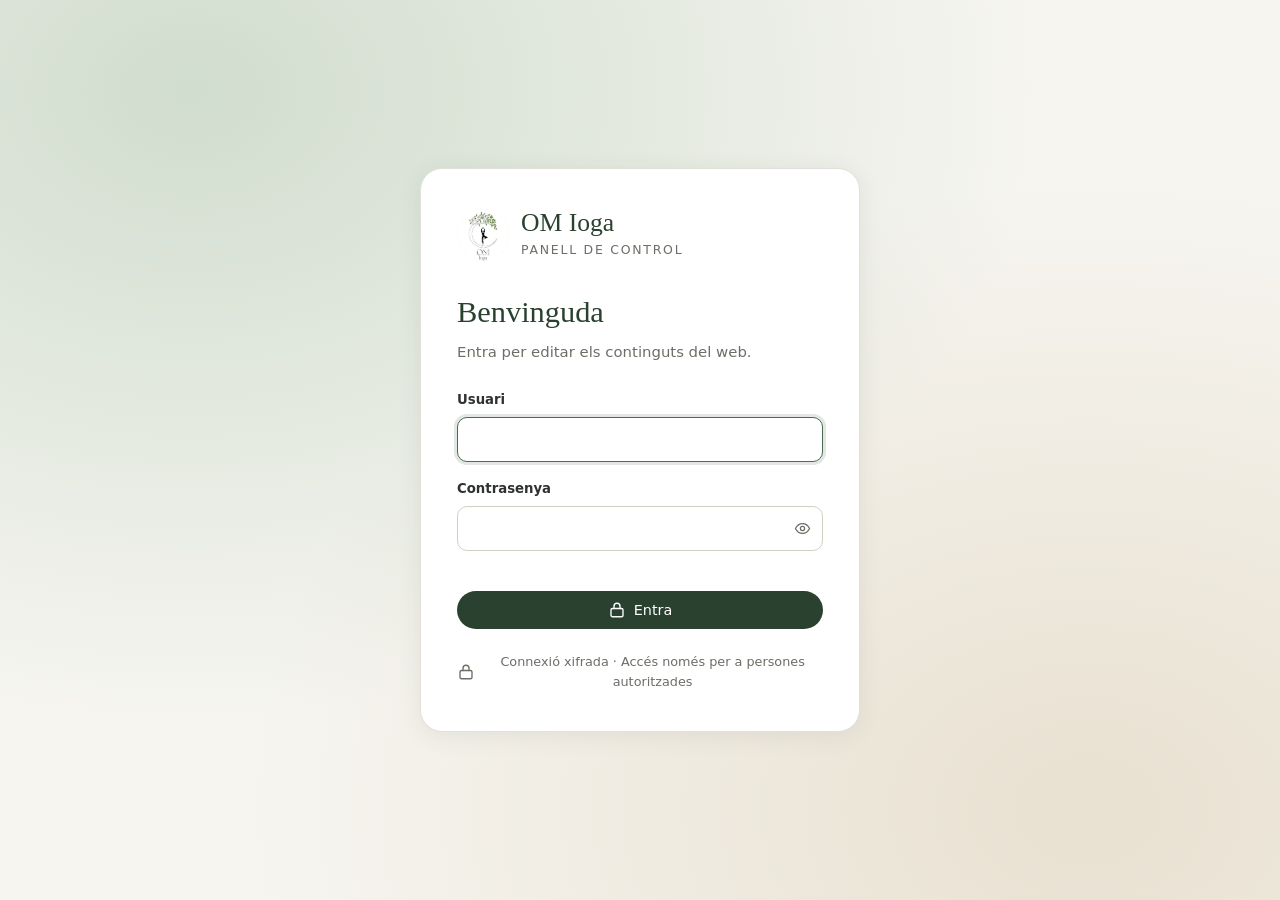
<file: admin/index.html>
<!DOCTYPE html>
<html lang="ca">
<head>
  <meta charset="UTF-8" />
  <meta name="viewport" content="width=device-width, initial-scale=1.0" />
  <meta name="robots" content="noindex, nofollow, noarchive" />
  <meta name="referrer" content="no-referrer" />
  <meta http-equiv="Content-Security-Policy" content="default-src 'none'; script-src 'self'; style-src 'self' https://fonts.googleapis.com; font-src https://fonts.gstatic.com; img-src 'self' data: blob: https://raw.githubusercontent.com https://avatars.githubusercontent.com; connect-src 'self' https://api.github.com; base-uri 'none'; form-action 'none'; object-src 'none'" />
  <meta name="theme-color" content="#2A4130" />
  <title>Panell de control | OM Ioga</title>
  <link rel="icon" type="image/png" href="../assets/images/logo-fondo-blanc.png">
  <link rel="preconnect" href="https://fonts.googleapis.com" />
  <link rel="preconnect" href="https://fonts.gstatic.com" crossorigin />
  <link rel="stylesheet" href="https://fonts.googleapis.com/css2?family=Crimson+Text:ital,wght@0,400;0,600;1,400&family=Inter:wght@300;400;500;600&display=swap" />
  <link rel="stylesheet" href="admin.css" />
</head>
<body>
  <noscript><p class="noscript">Cal activar JavaScript per fer servir el panell.</p></noscript>
  <div id="app" aria-live="polite"></div>
  <div id="modal-root"></div>
  <div id="toast-root" aria-live="assertive"></div>
  <script src="admin.js"></script>
</body>
</html>
</file>
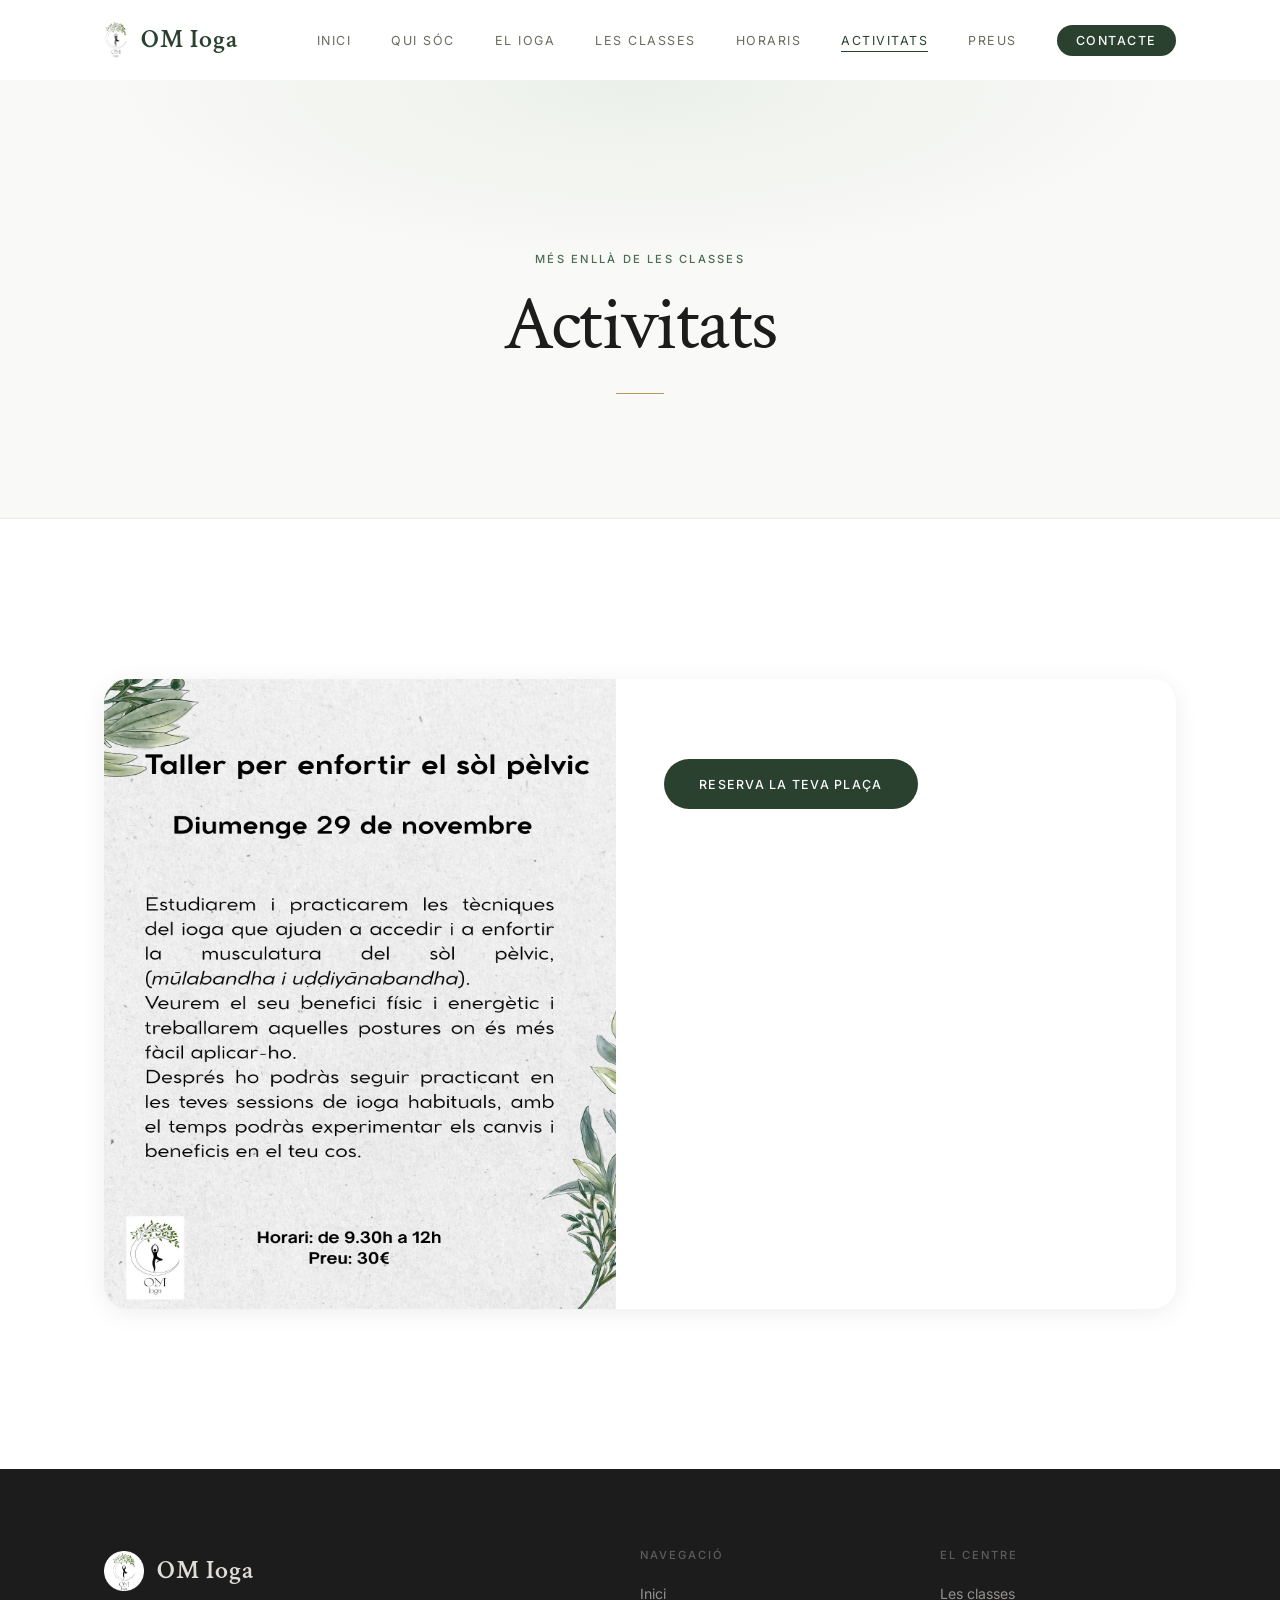
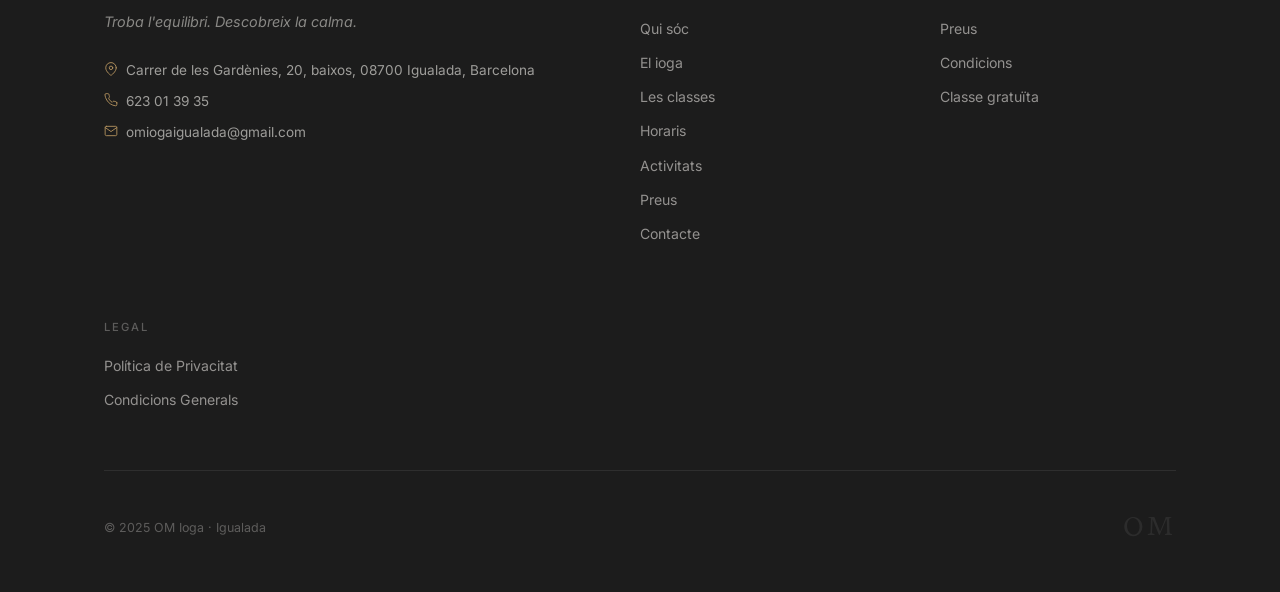
<file: activitats.html>
<!DOCTYPE html>
<html lang="ca">
<head>
  <meta charset="UTF-8" />
  <meta name="viewport" content="width=device-width, initial-scale=1.0" />
  <meta name="description" content="Activitats especials, tallers i esdeveniments a OM Ioga Igualada." />
  <meta name="theme-color" content="#2A4130" />
  <title>Activitats | OM Ioga</title>

  <!-- Open Graph -->
  <meta property="og:title"       content="Activitats | OM Ioga" />
  <meta property="og:description" content="Activitats especials, tallers i esdeveniments a OM Ioga Igualada." />
  <meta property="og:type"        content="website" />
  <meta property="og:locale"      content="ca_ES" />

  <link rel="canonical" href="https://www.omioga.cat/activitats.html" />
  <link rel="icon" type="image/png" href="assets/images/logo-fondo-blanc.png">
  <link rel="stylesheet" href="css/styles.css" />
  <link rel="preconnect" href="https://fonts.googleapis.com" />
  <link rel="preconnect" href="https://fonts.gstatic.com" crossorigin />
  <style>
    /* ── Activitats page styles ── */
    .activitat-empty {
      text-align: center;
      padding: 5rem 2rem;
      color: var(--text-light);
    }
    .activitat-empty .empty-icon {
      font-size: 3.5rem;
      margin-bottom: 1.5rem;
      display: block;
    }
    .activitat-empty h2 {
      font-size: 1.6rem;
      color: var(--green-deep);
      margin-bottom: 1rem;
    }
    .activitat-empty p {
      max-width: 480px;
      margin: 0 auto;
      font-size: 1.05rem;
    }

    .activitat-card {
      display: grid;
    grid-template-columns: 1fr 1fr;
      gap: 3rem;
    align-items: start;
      background: var(--white);
      border-radius: var(--radius-lg);
      overflow: hidden;
      box-shadow: 0 4px 24px rgba(0,0,0,0.07);
    }
    @media (max-width: 768px) {
      .activitat-card { grid-template-columns: 1fr; }
    }
    .activitat-card img {
      width: 100%;
      height: auto;
      max-height: 70vh;
      display: block;
    }
    .activitat-info {
      padding: 2.5rem 2.5rem 2.5rem 0;
    }
    @media (max-width: 768px) {
      .activitat-info { padding: 2rem; }
    }
    .activitat-info h2 {
      font-size: 2rem;
      color: var(--green-deep);
      margin-bottom: 1rem;
    }
    .activitat-meta {
      display: flex;
      flex-wrap: wrap;
      gap: 0.75rem 1.5rem;
      margin-bottom: 1.5rem;
    }
    .activitat-meta span {
      font-size: 0.92rem;
      color: var(--text-light);
      display: flex;
      align-items: center;
      gap: 0.4rem;
    }
    .activitat-info .descripcio {
      font-size: 1.05rem;
      line-height: 1.7;
      margin-bottom: 1.5rem;
      color: var(--text);
    }
    .activitat-preu {
      font-size: 1.4rem;
      font-weight: 700;
      color: var(--green-deep);
      margin-bottom: 1.75rem;
    }

    /* Gallery */
    .activitats-gallery {
      display: grid;
      grid-template-columns: repeat(3, 1fr);
      gap: 1rem;
    }
    @media (max-width: 600px) {
      .activitats-gallery { grid-template-columns: repeat(2, 1fr); }
    }
    .activitats-gallery img {
      width: 100%;
      aspect-ratio: 1 / 1;
      object-fit: cover;
      border-radius: var(--radius-md);
      display: block;
      transition: transform 0.3s ease, box-shadow 0.3s ease;
    }
    .activitats-gallery img:hover {
      transform: scale(1.03);
      box-shadow: 0 8px 24px rgba(0,0,0,0.15);
    }
  </style>
</head>
<body>
  <div id="page-transition" aria-hidden="true"></div>
  <nav id="nav" role="navigation" aria-label="Navegació principal">
    <div class="container nav-inner">
      <a id="nav-logo" class="nav-logo" href="index.html" aria-label="OM Ioga - Inici"><img src="assets/images/omioga-logo.png" alt="OM Ioga"></a>
      <ul id="nav-menu" class="nav-menu" role="menubar"></ul>
      <button id="nav-toggle" class="nav-toggle" aria-label="Obrir menú" aria-expanded="false" aria-controls="nav-menu">
        <span></span><span></span><span></span>
      </button>
    </div>
  </nav>
  <main id="main" role="main"></main>
  <footer id="footer" role="contentinfo"></footer>
  
  <script src="js/main.js"></script>
  <script>
    // Load and render activitats page from content.json
    document.addEventListener('DOMContentLoaded', async () => {
      try {
        await loadData();
        buildNav();  // buildNav now calls initNav() automatically
        buildFooter();
        buildActivitats(DATA.pages?.activitats);
        initScrollAnimations();
        initPageTransitions();
        document.body.style.opacity = '1';
      } catch (error) {
        console.error('Error initializing page:', error);
        document.body.style.opacity = '1';
      }
    });
  </script>
</body>
</html>
</file>
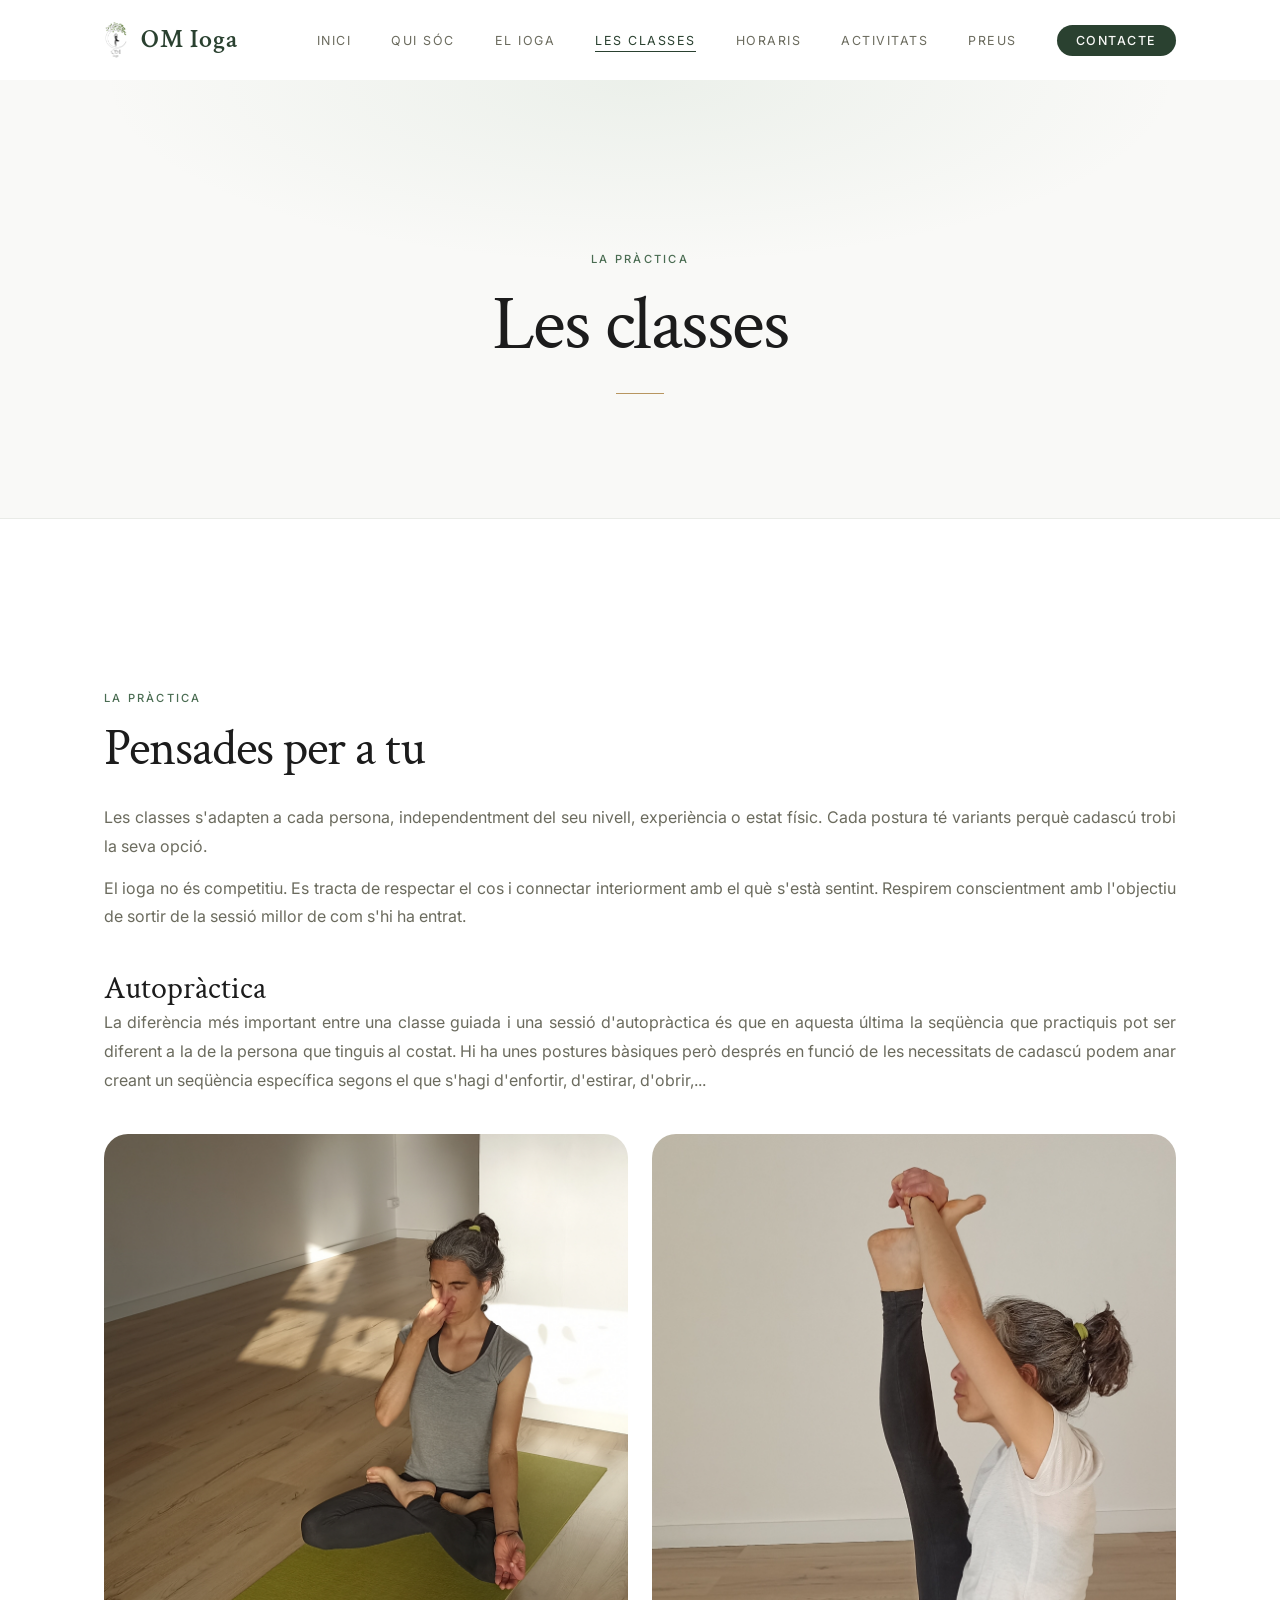
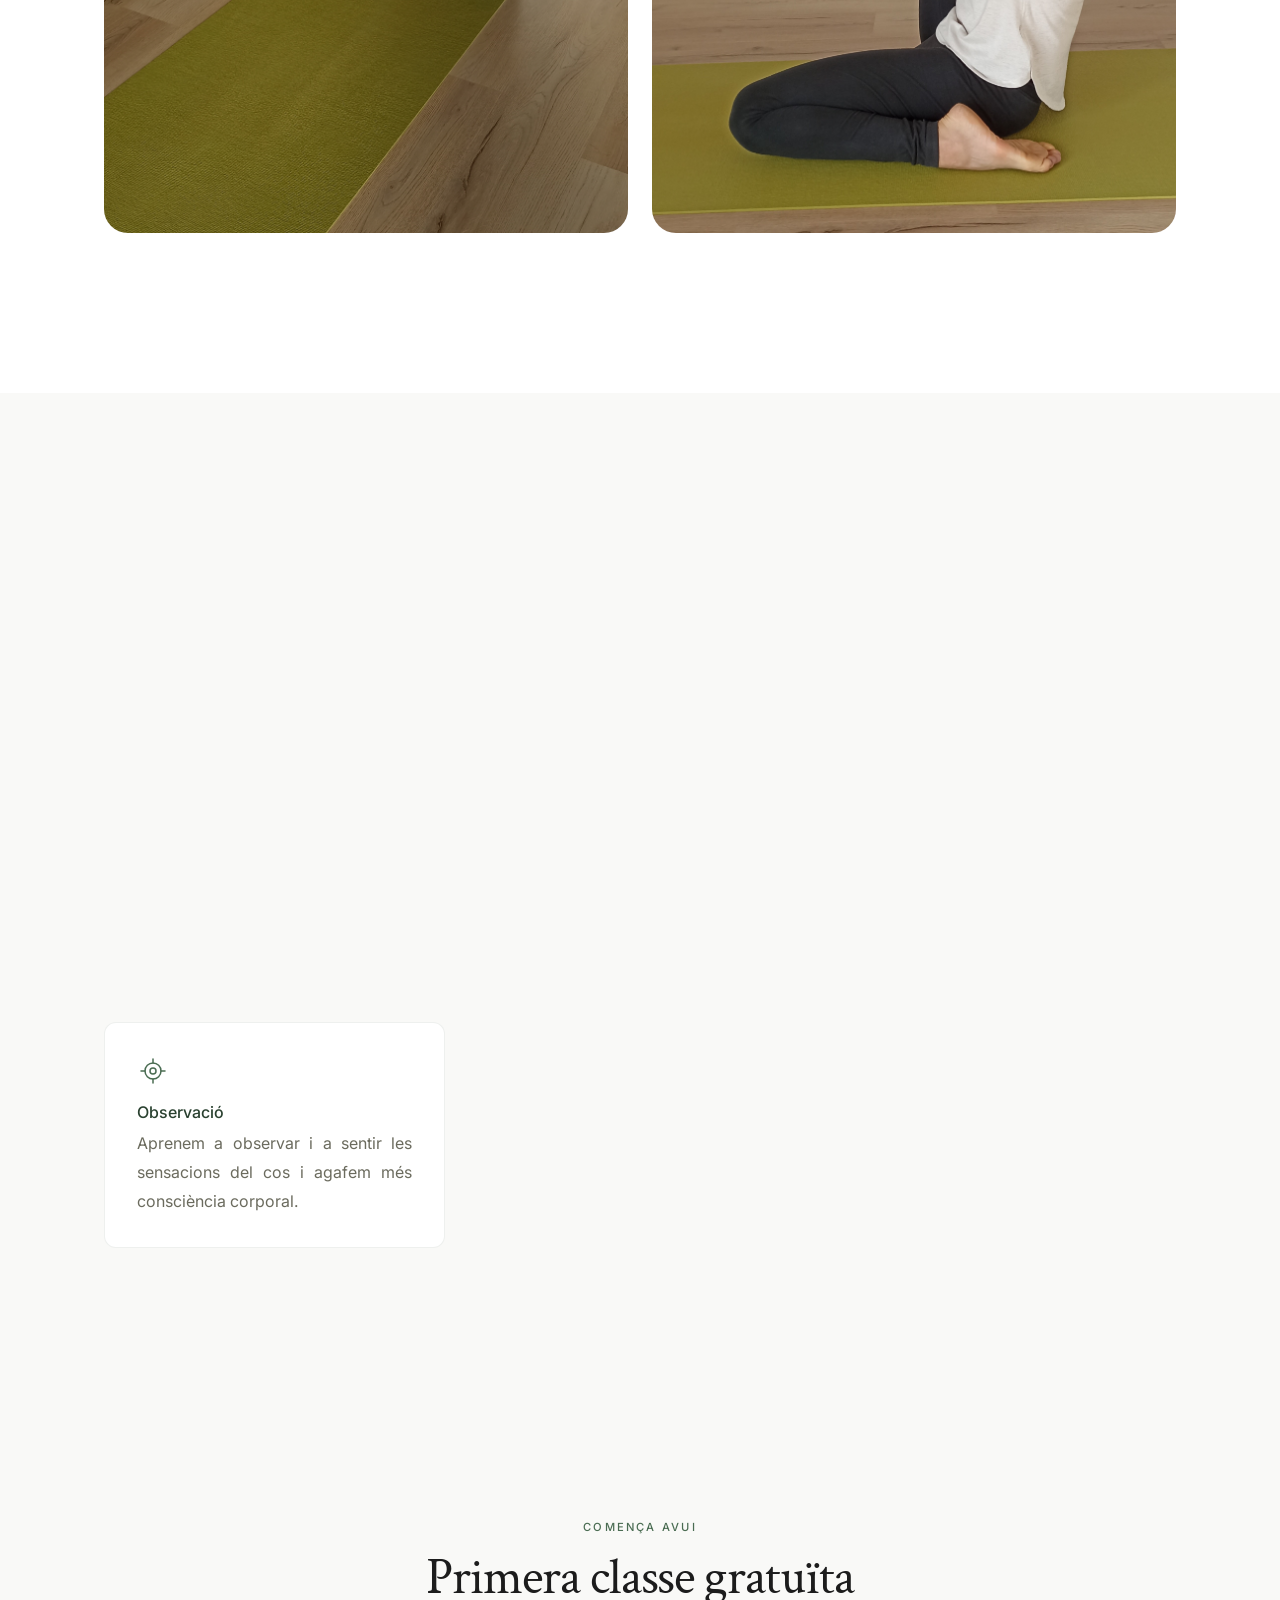
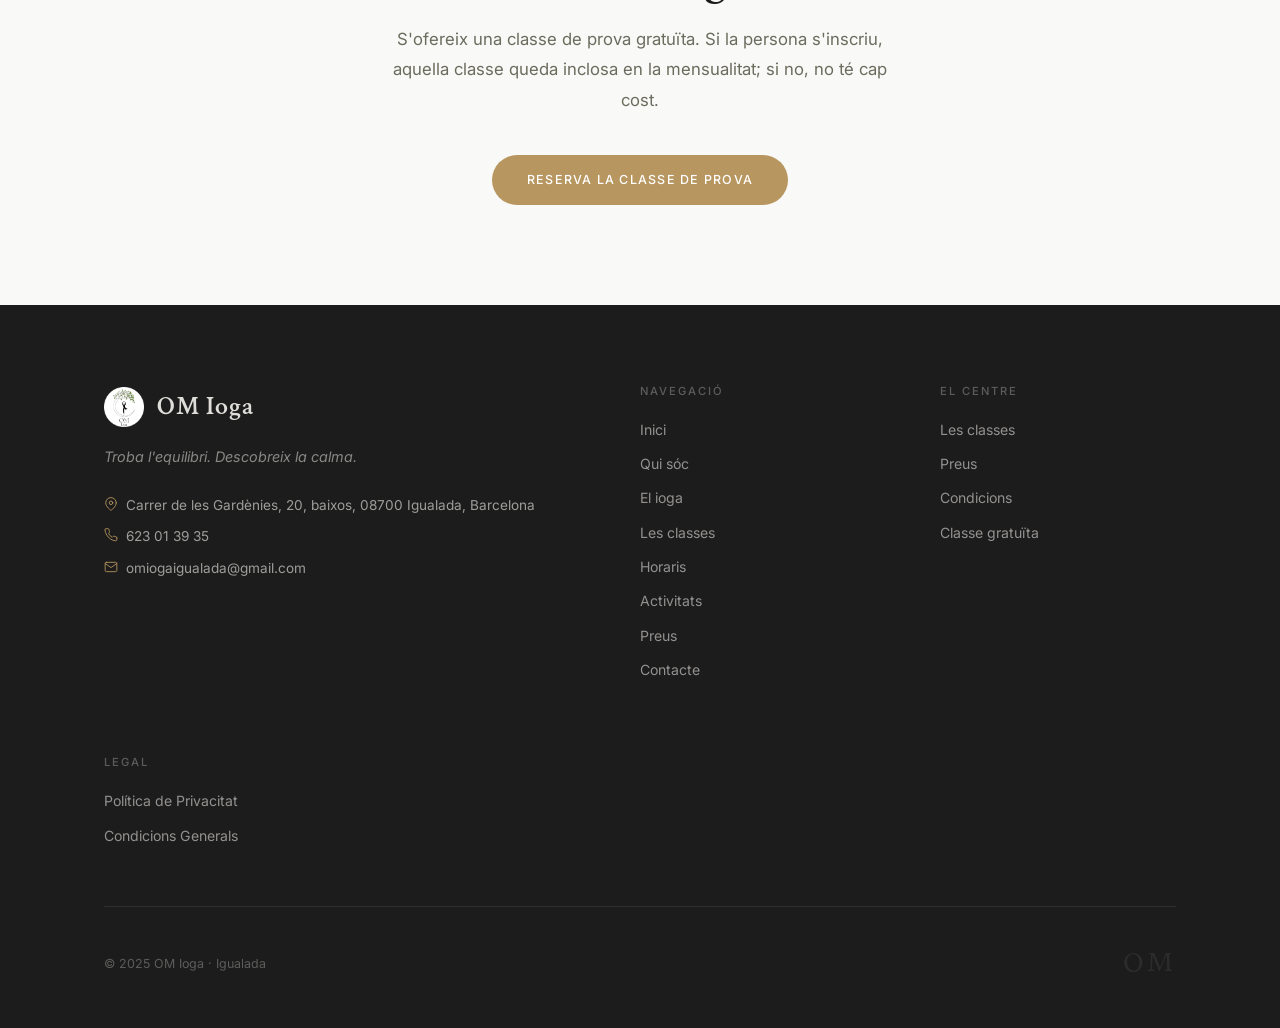
<file: classes.html>
<!DOCTYPE html>
<html lang="ca">
<head>
  <meta charset="UTF-8" />
  <meta name="viewport" content="width=device-width, initial-scale=1.0" />
  <meta name="description" content="Classes de hatha ioga a Igualada. Grups reduïts, adaptades a tots els nivells." />
  <meta name="theme-color" content="#2A4130" />
  <title>Les Classes | OM Ioga</title>

  <!-- Open Graph -->
  <meta property="og:title"       content="Les Classes | OM Ioga" />
  <meta property="og:description" content="Classes de hatha ioga en grups de màxim 12 persones. Tots els nivells benvinguts." />
  <meta property="og:type"        content="website" />
  <meta property="og:locale"      content="ca_ES" />

  <link rel="canonical" href="https://www.omioga.cat/classes.html" />
  <link rel="icon" type="image/png" href="assets/images/logo-fondo-blanc.png">
  <link rel="stylesheet" href="css/styles.css" />
  <link rel="preconnect" href="https://fonts.googleapis.com" />
  <link rel="preconnect" href="https://fonts.gstatic.com" crossorigin />
</head>
<body>
  <div id="page-transition" aria-hidden="true"></div>
  <nav id="nav" role="navigation" aria-label="Navegació principal">
    <div class="container nav-inner">
      <a id="nav-logo" class="nav-logo" href="index.html" aria-label="OM Ioga - Inici"><img src="assets/images/omioga-logo.png" alt="OM Ioga"></a>
      <ul id="nav-menu" class="nav-menu" role="menubar"></ul>
      <button id="nav-toggle" class="nav-toggle" aria-label="Obrir menú" aria-expanded="false" aria-controls="nav-menu">
        <span></span><span></span><span></span>
      </button>
    </div>
  </nav>
  <main id="main" role="main"></main>
  <footer id="footer" role="contentinfo"></footer>
  <script src="js/main.js"></script>
</body>
</html>
</file>
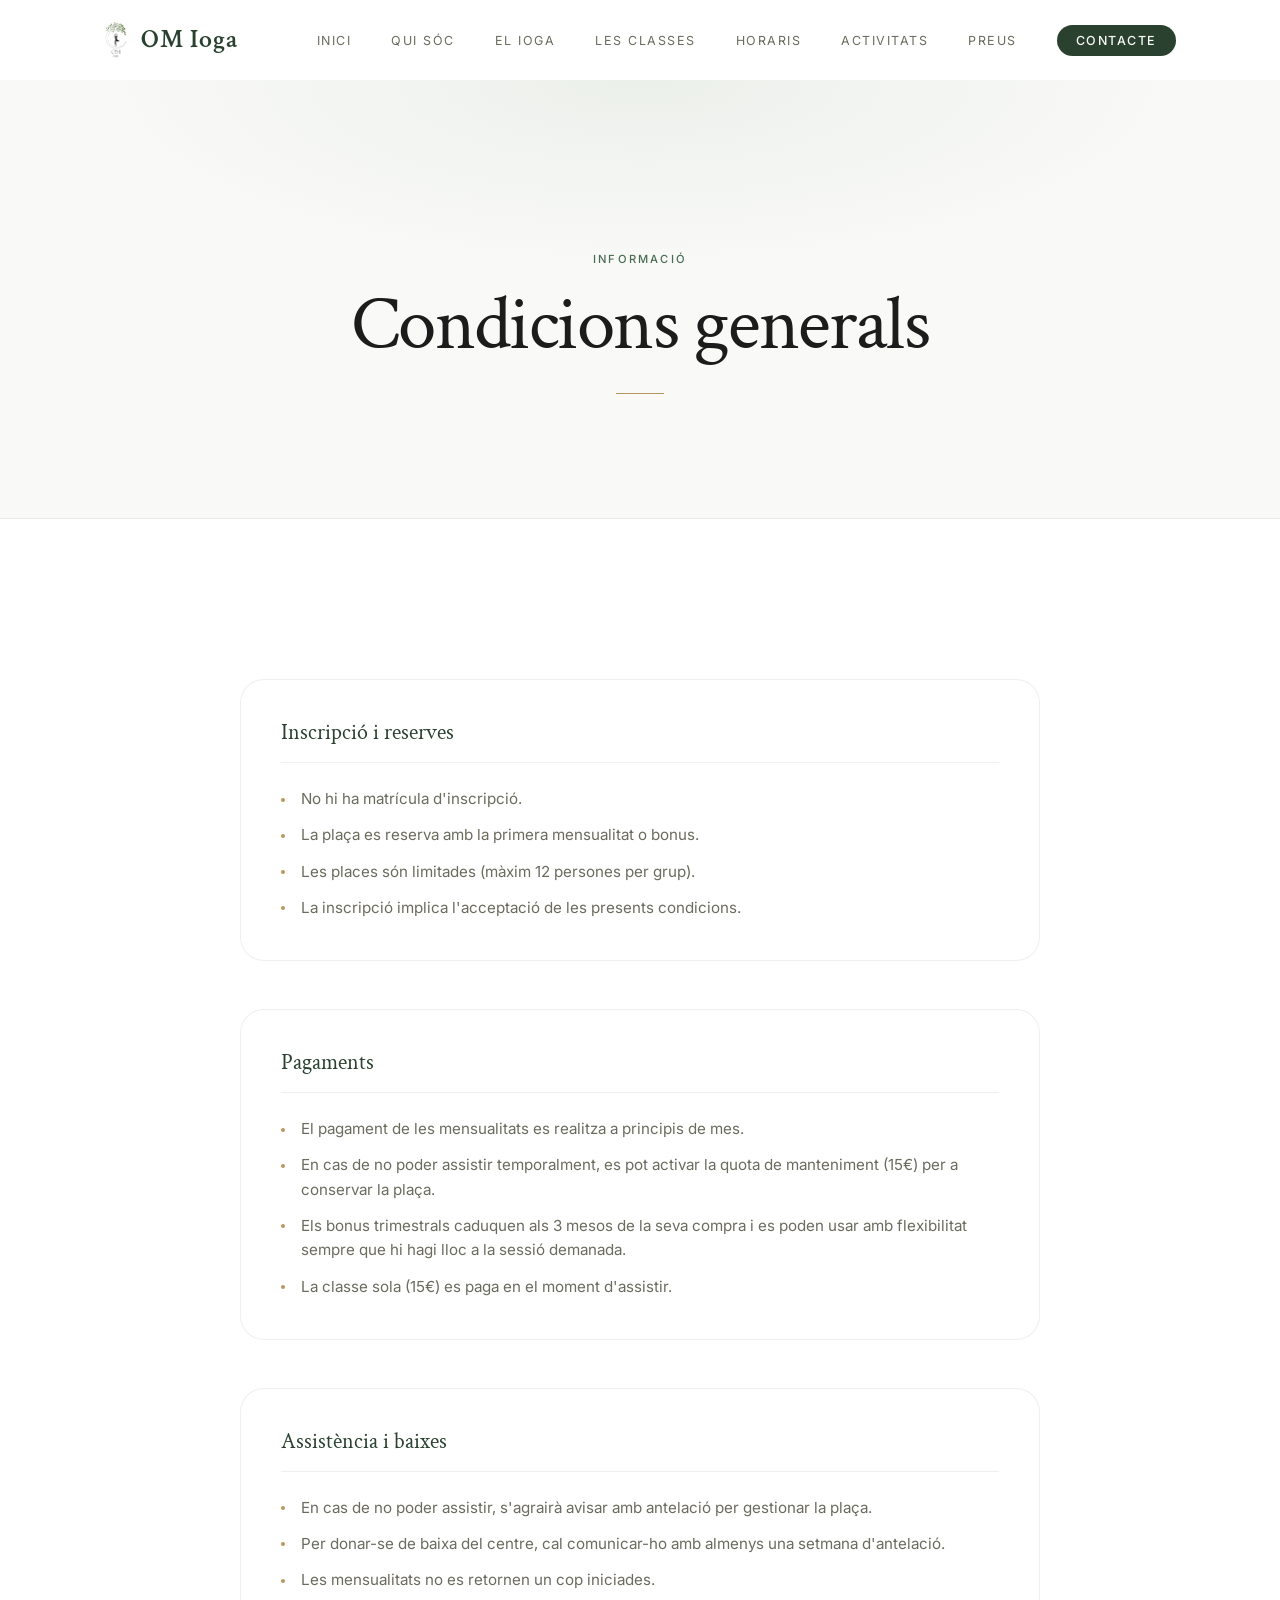
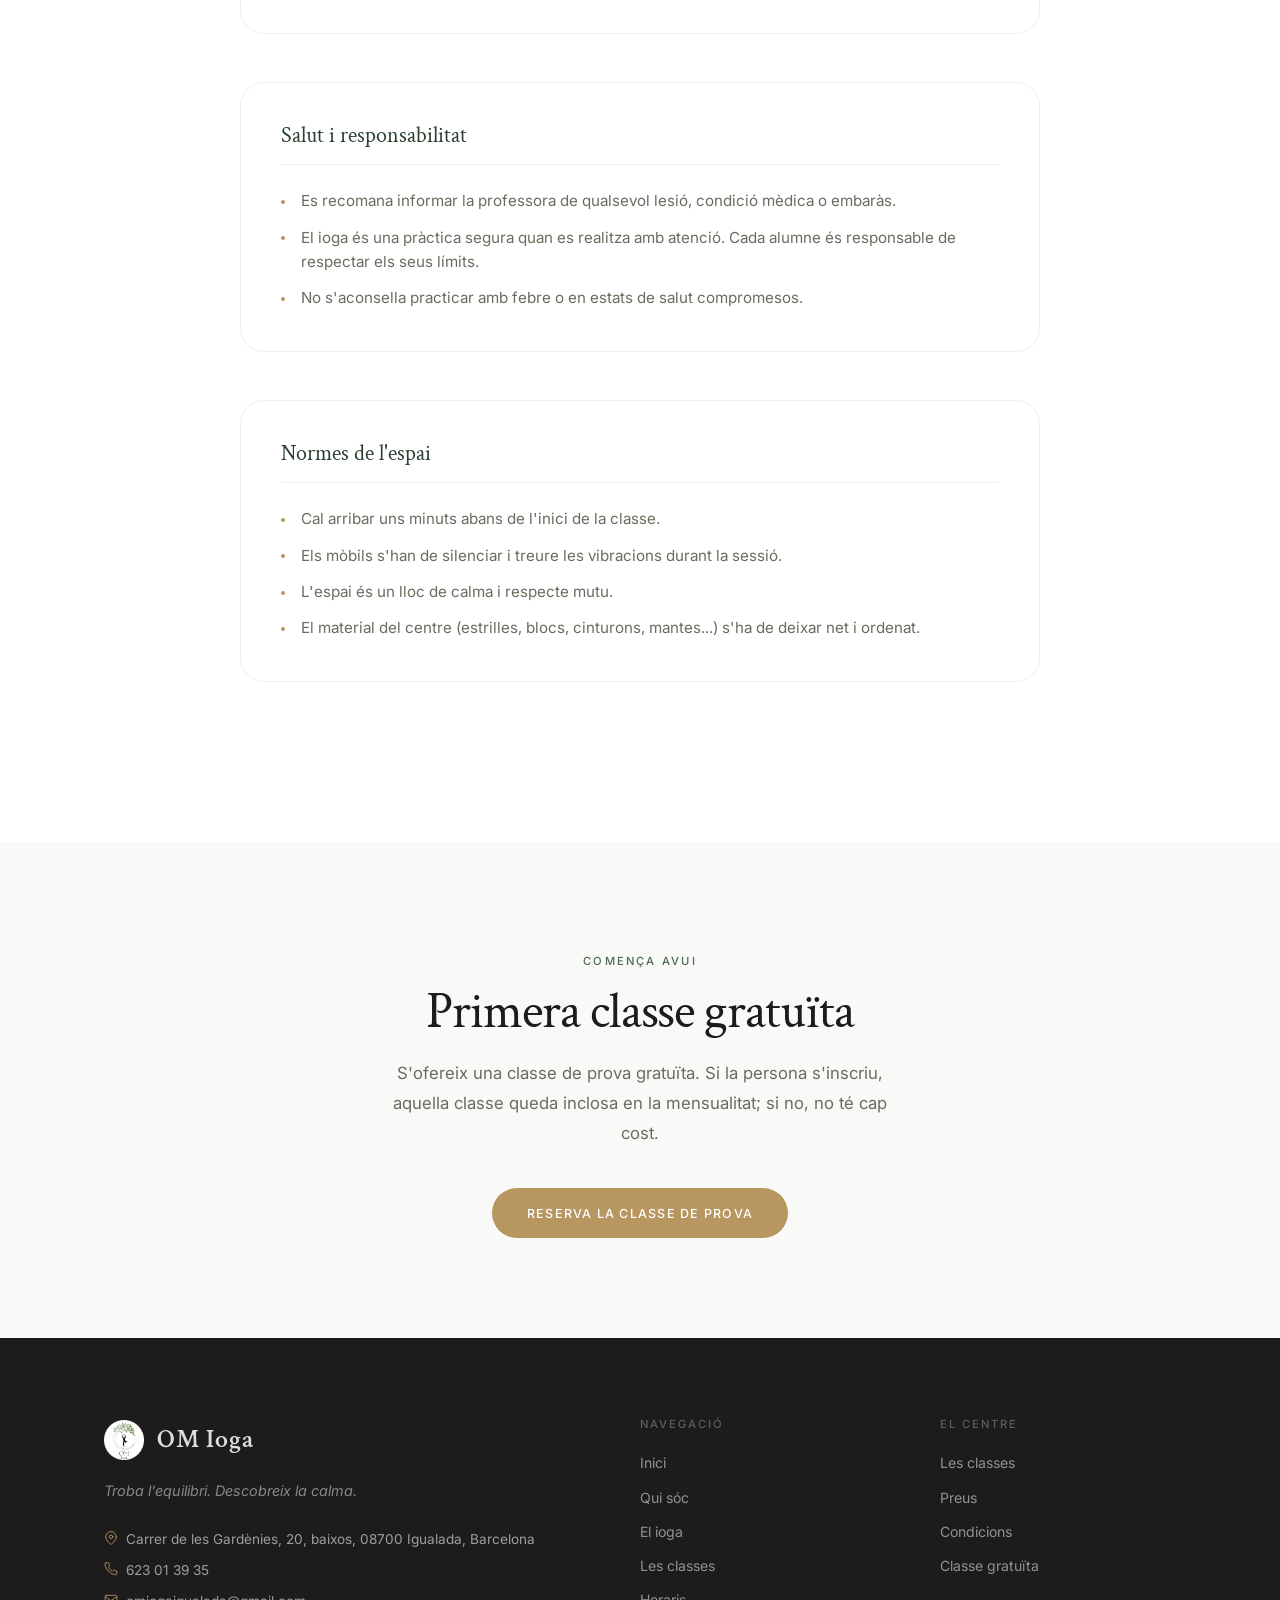
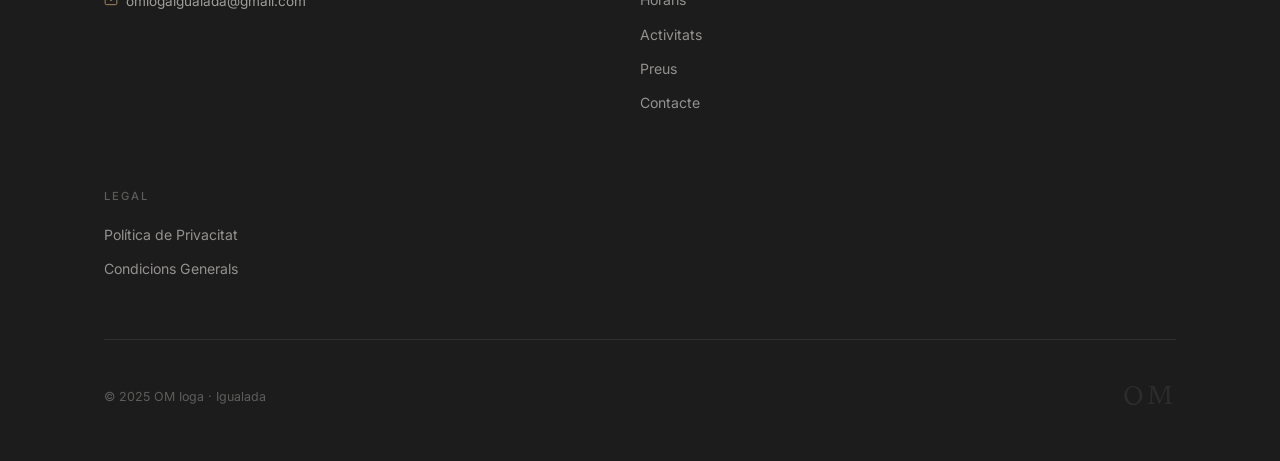
<file: condicions.html>
<!DOCTYPE html>
<html lang="ca">
<head>
  <meta charset="UTF-8" />
  <meta name="viewport" content="width=device-width, initial-scale=1.0" />
  <meta name="description" content="Condicions generals del centre OM Ioga a Igualada." />
  <meta name="theme-color" content="#2A4130" />
  <title>Condicions | OM Ioga</title>

  <!-- Open Graph -->
  <meta property="og:title"       content="Condicions | OM Ioga" />
  <meta property="og:description" content="Informació sobre inscripció, pagaments, assistència i normes del centre OM Ioga." />
  <meta property="og:type"        content="website" />
  <meta property="og:locale"      content="ca_ES" />

  <link rel="canonical" href="https://www.omioga.cat/condicions.html" />
  <link rel="icon" type="image/png" href="assets/images/logo-fondo-blanc.png">
  <link rel="stylesheet" href="css/styles.css" />
  <link rel="preconnect" href="https://fonts.googleapis.com" />
  <link rel="preconnect" href="https://fonts.gstatic.com" crossorigin />
</head>
<body>
  <div id="page-transition" aria-hidden="true"></div>
  <nav id="nav" role="navigation" aria-label="Navegació principal">
    <div class="container nav-inner">
      <a id="nav-logo" class="nav-logo" href="index.html" aria-label="OM Ioga - Inici"><img src="assets/images/omioga-logo.png" alt="OM Ioga"></a>
      <ul id="nav-menu" class="nav-menu" role="menubar"></ul>
      <button id="nav-toggle" class="nav-toggle" aria-label="Obrir menú" aria-expanded="false" aria-controls="nav-menu">
        <span></span><span></span><span></span>
      </button>
    </div>
  </nav>
  <main id="main" role="main"></main>
  <footer id="footer" role="contentinfo"></footer>
  <script src="js/main.js"></script>
</body>
</html>
</file>
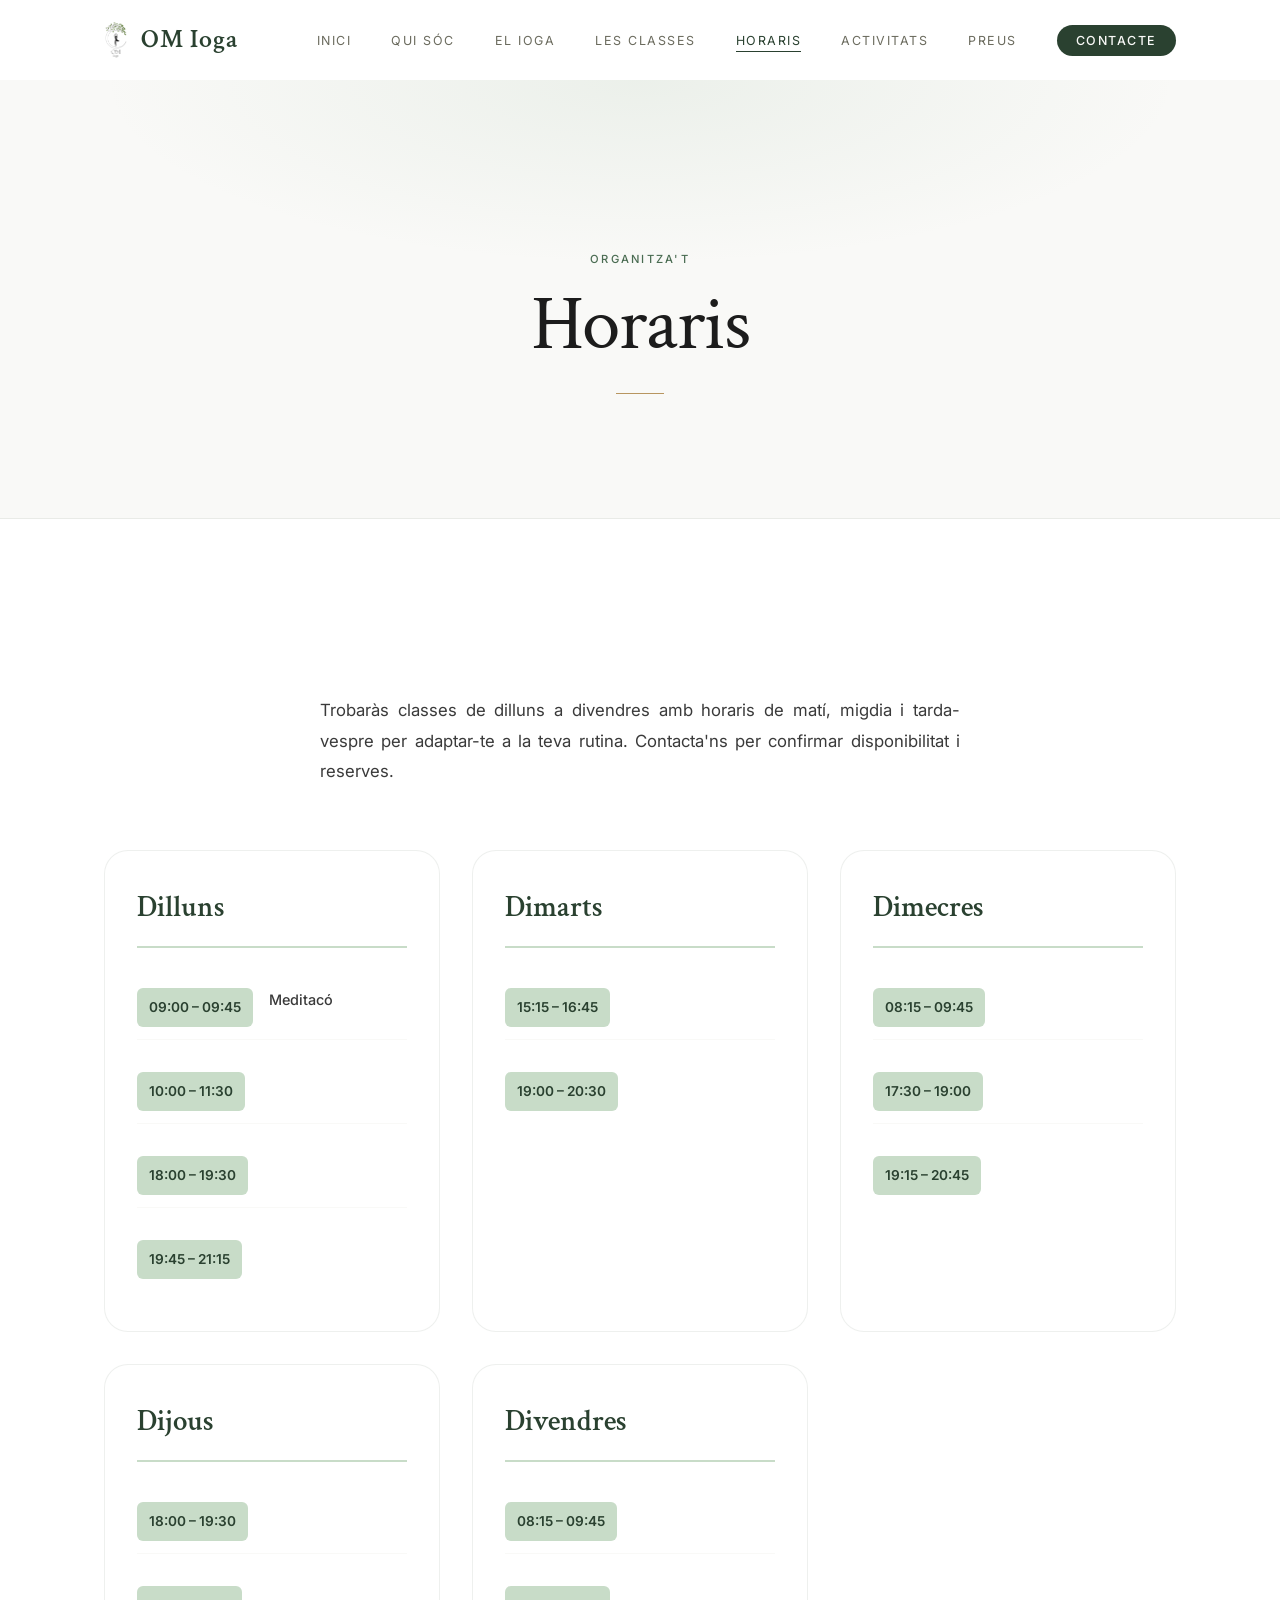
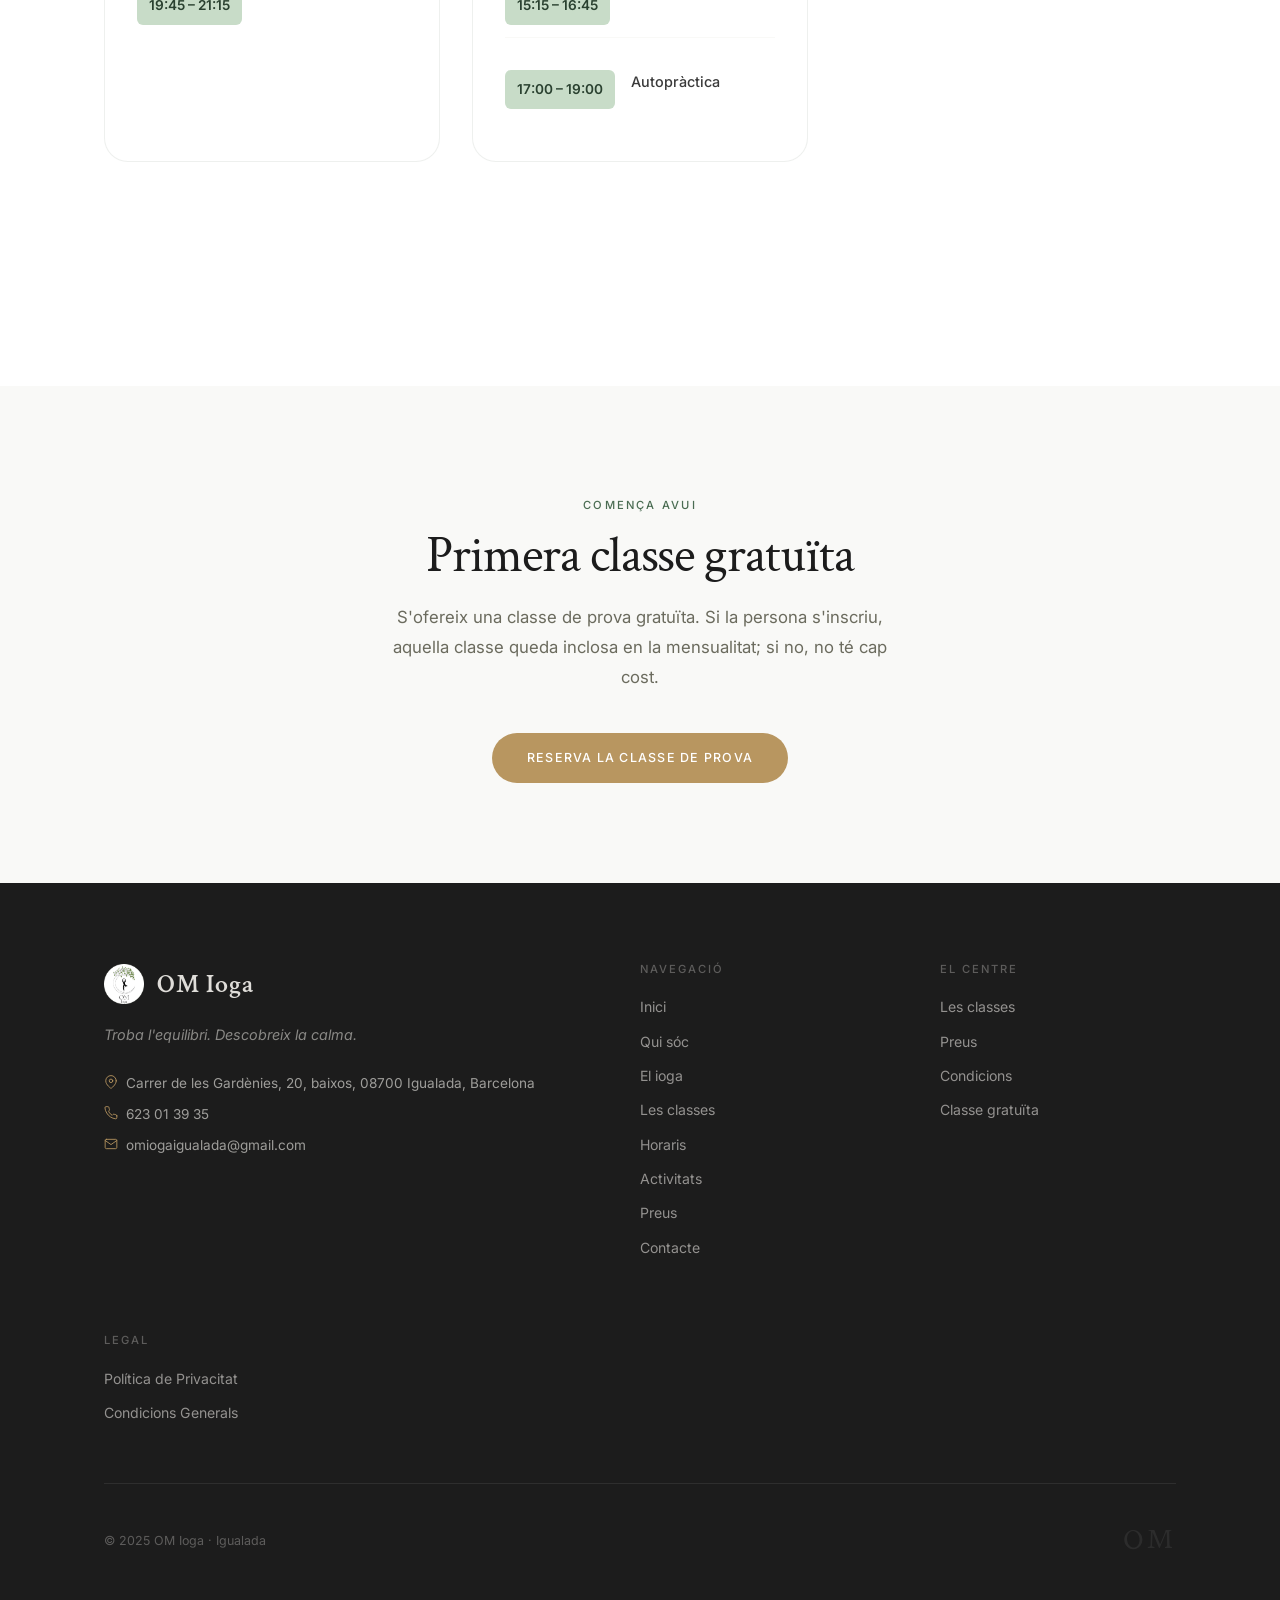
<file: horaris.html>
<!DOCTYPE html>
<html lang="ca">
<head>
  <meta charset="UTF-8" />
  <meta name="viewport" content="width=device-width, initial-scale=1.0" />
  <meta name="description" content="Consulta els horaris de les classes de ioga a Igualada. De dilluns a divendres." />
  <meta name="theme-color" content="#2A4130" />
  <title>Horaris | OM Ioga</title>

  <!-- Open Graph -->
  <meta property="og:title"       content="Horaris | OM Ioga" />
  <meta property="og:description" content="Classes de dilluns a divendres amb horaris de matí, migdia i tarda a Igualada." />
  <meta property="og:type"        content="website" />
  <meta property="og:locale"      content="ca_ES" />

  <link rel="canonical" href="https://www.omioga.cat/horaris.html" />
  <link rel="icon" type="image/png" href="assets/images/logo-fondo-blanc.png">
  <link rel="stylesheet" href="css/styles.css" />
  <link rel="preconnect" href="https://fonts.googleapis.com" />
  <link rel="preconnect" href="https://fonts.gstatic.com" crossorigin />
</head>
<body>
  <div id="page-transition" aria-hidden="true"></div>
  <nav id="nav" role="navigation" aria-label="Navegació principal">
    <div class="container nav-inner">
      <a id="nav-logo" class="nav-logo" href="index.html" aria-label="OM Ioga - Inici"><img src="assets/images/omioga-logo.png" alt="OM Ioga"></a>
      <ul id="nav-menu" class="nav-menu" role="menubar"></ul>
      <button id="nav-toggle" class="nav-toggle" aria-label="Obrir menú" aria-expanded="false" aria-controls="nav-menu">
        <span></span><span></span><span></span>
      </button>
    </div>
  </nav>
  <main id="main" role="main"></main>
  <footer id="footer" role="contentinfo"></footer>
  <script src="js/main.js"></script>
</body>
</html>
</file>
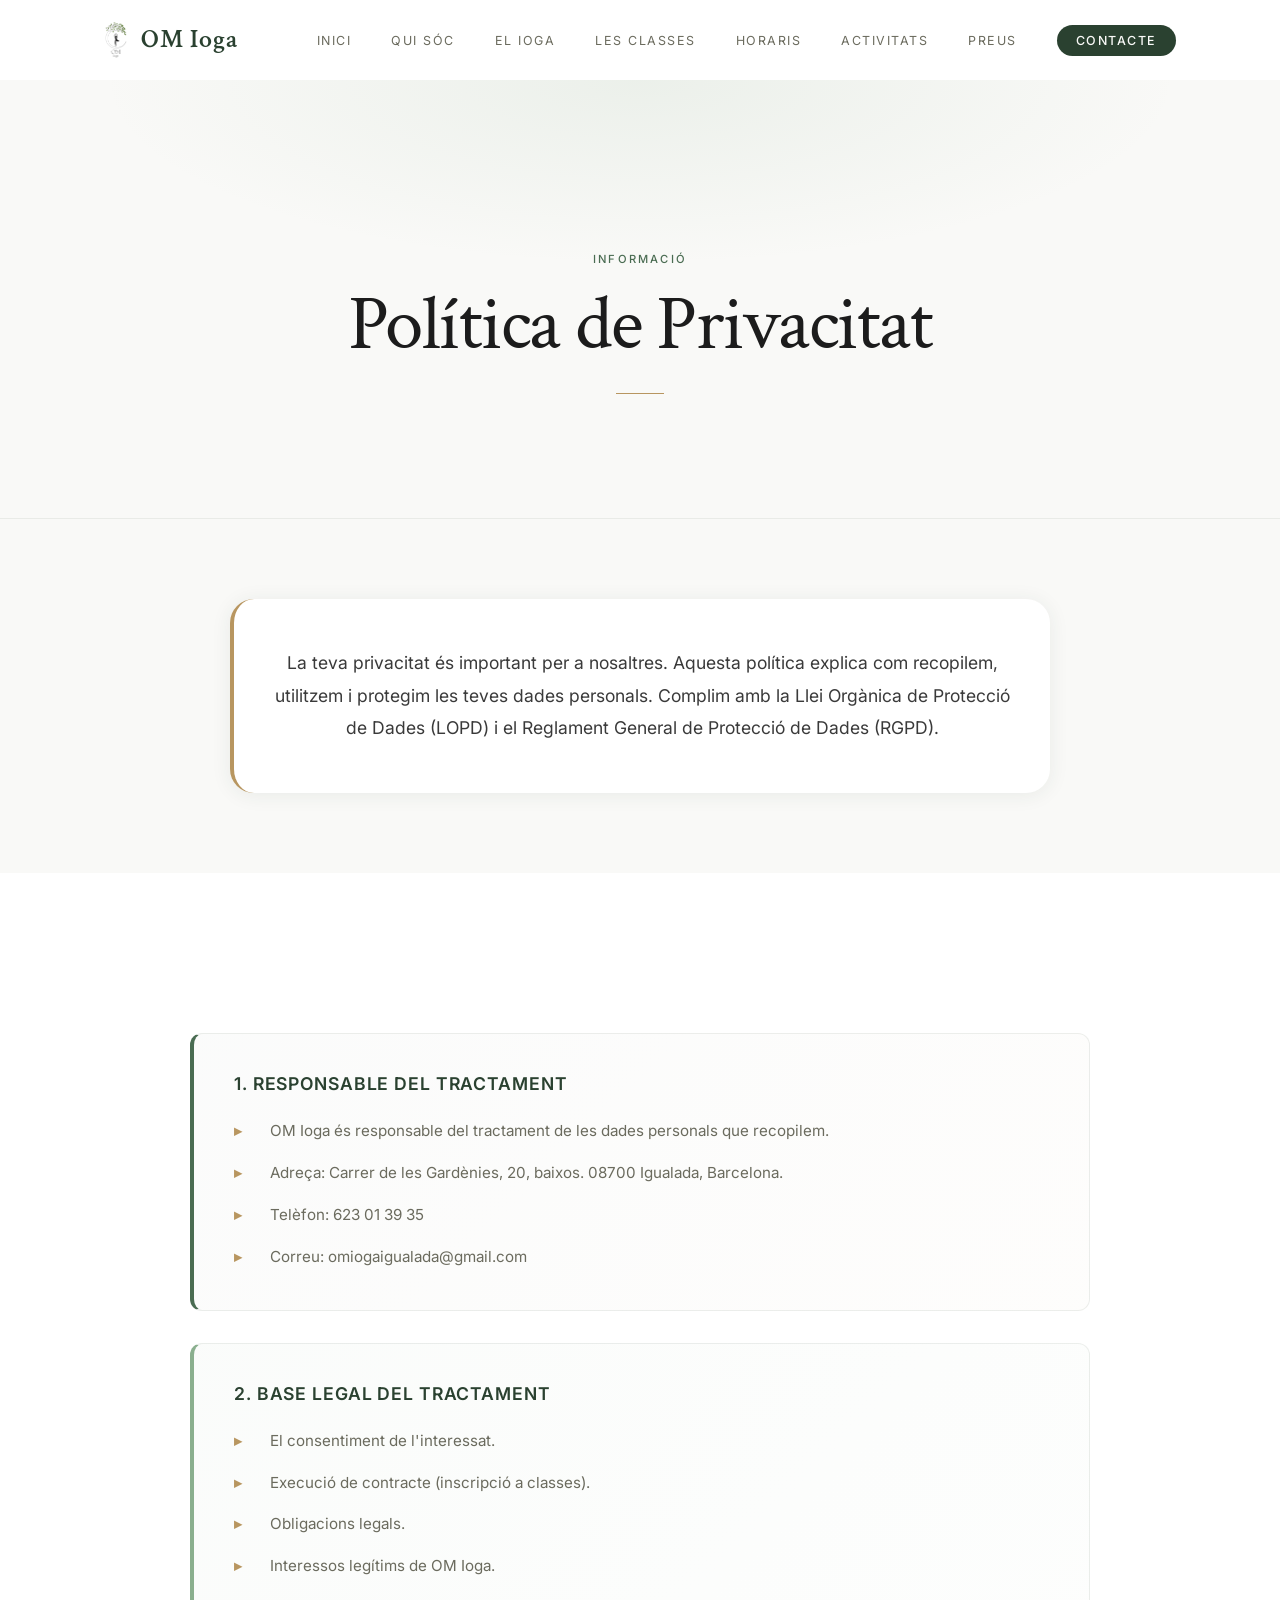
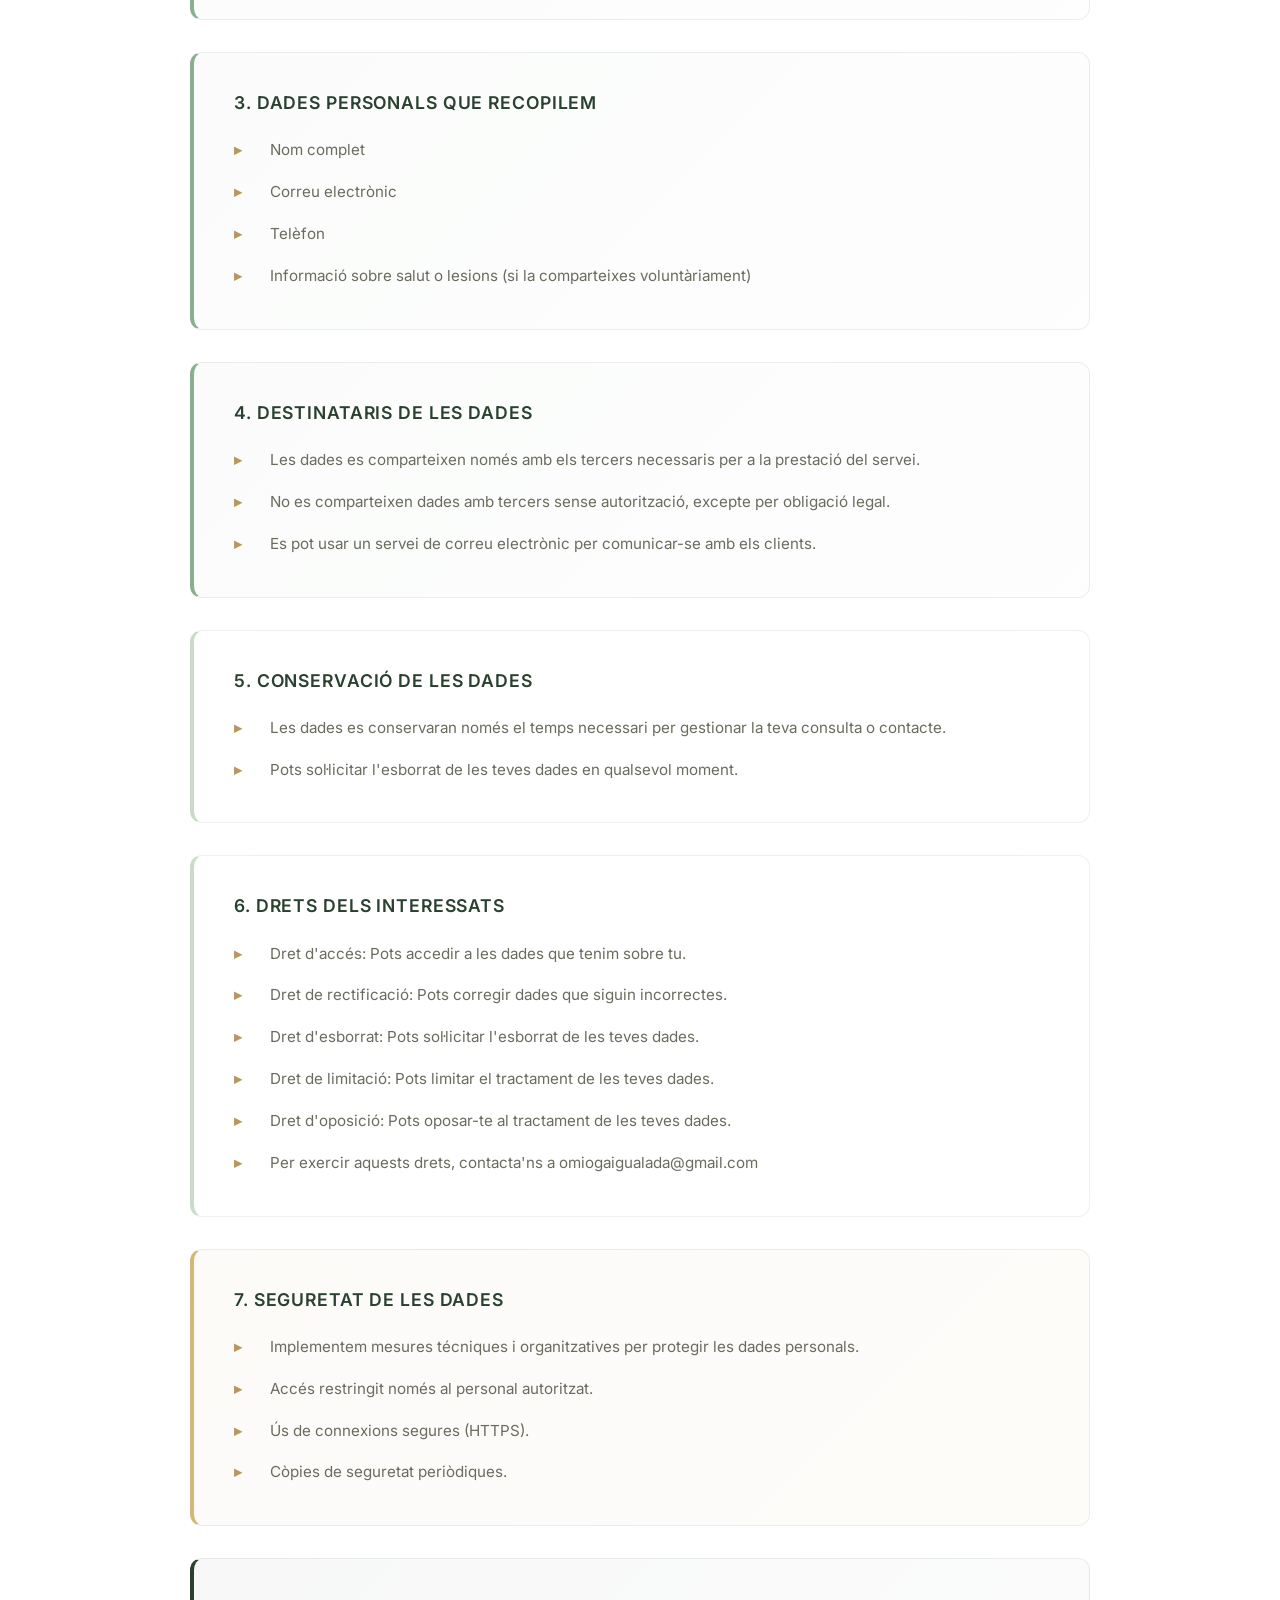
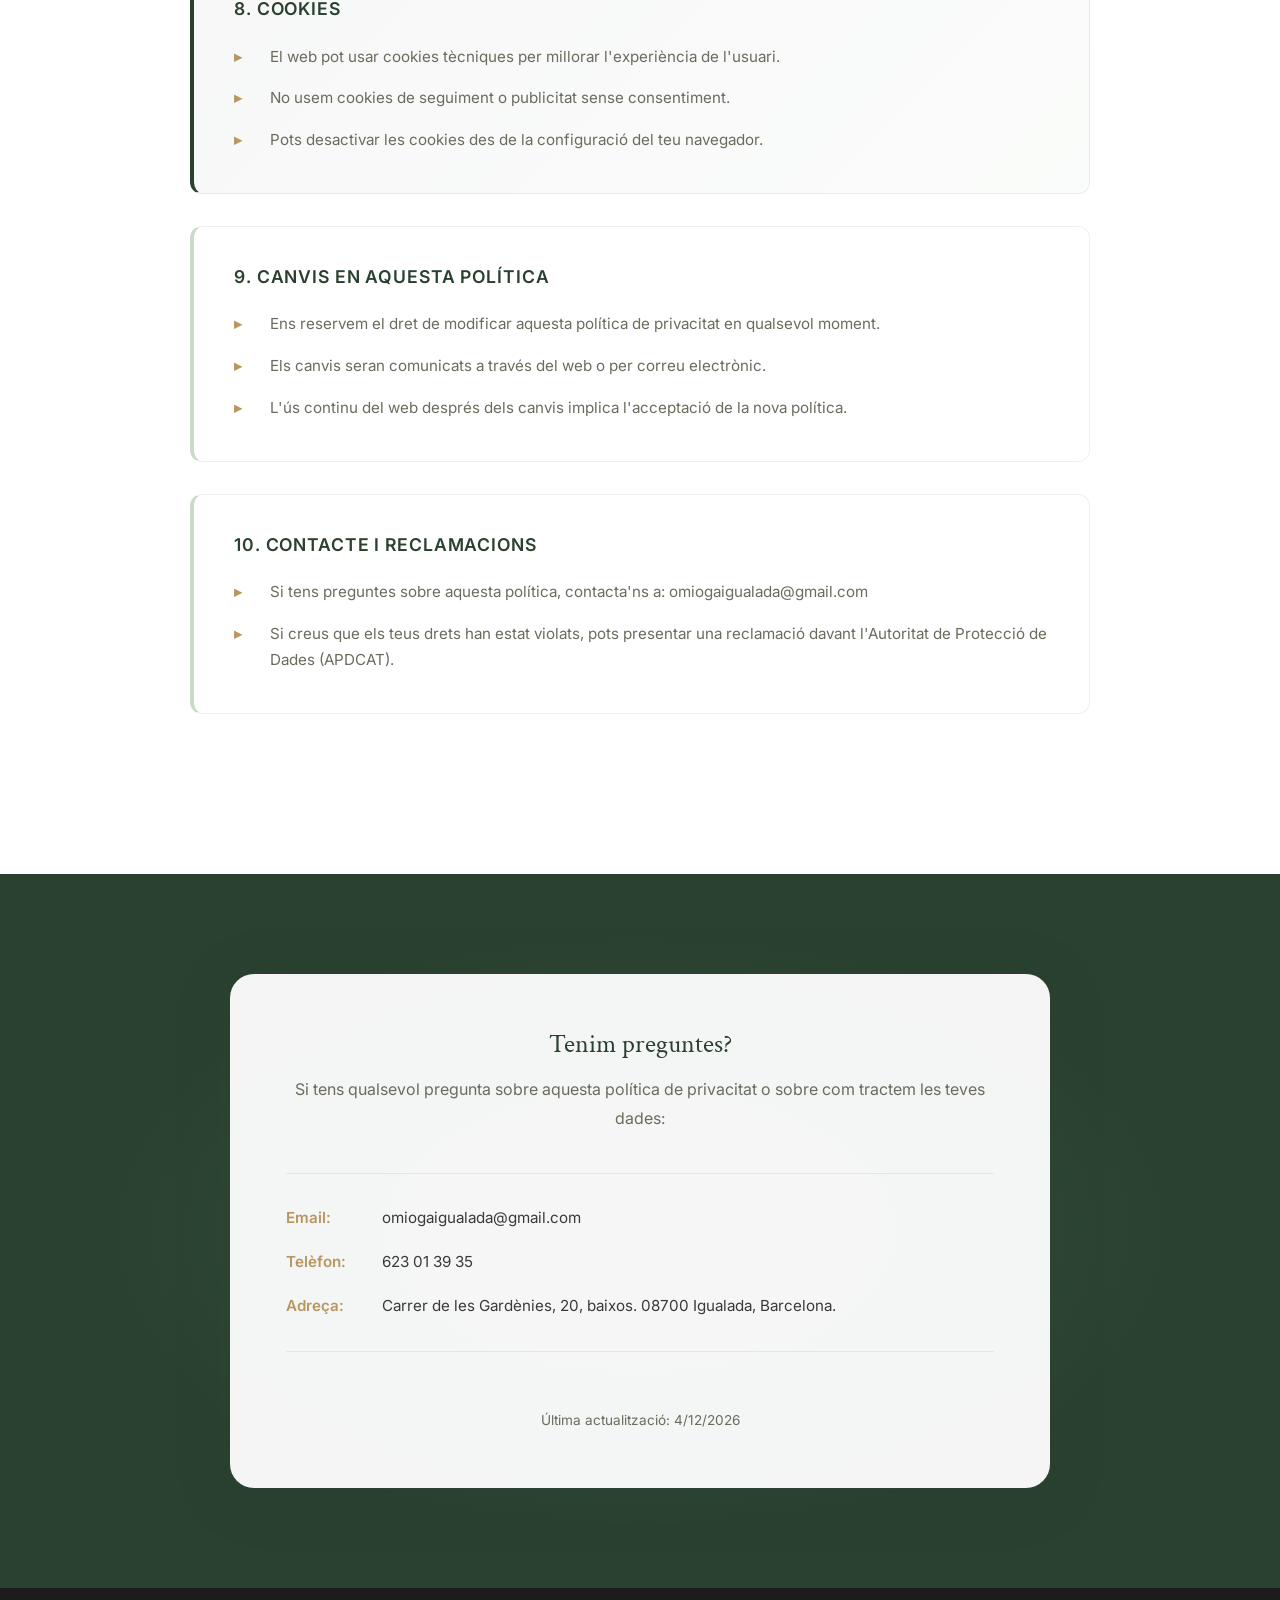
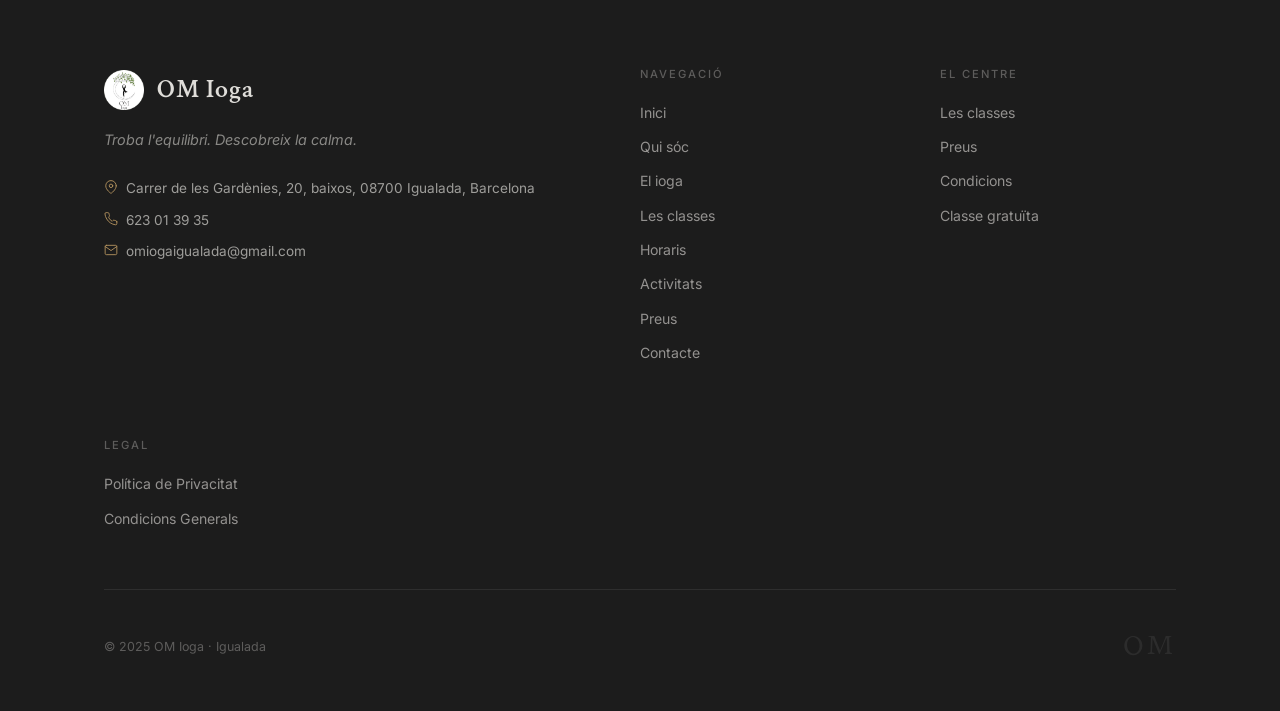
<file: politica-privacitat.html>
<!DOCTYPE html>
<html lang="ca">
<head>
  <meta charset="UTF-8" />
  <meta name="viewport" content="width=device-width, initial-scale=1.0" />
  <meta name="description" content="Política de privacitat de OM Ioga. Informació sobre la protecció de les teves dades personals." />
  <meta name="theme-color" content="#2A4130" />
  <title>Política de Privacitat | OM Ioga</title>

  <!-- Open Graph -->
  <meta property="og:title"       content="Política de Privacitat | OM Ioga" />
  <meta property="og:description" content="Informació sobre la protecció de les teves dades personals segons LOPD." />
  <meta property="og:type"        content="website" />
  <meta property="og:locale"      content="ca_ES" />

  <link rel="canonical" href="https://www.omioga.cat/politica-privacitat.html" />
  <link rel="icon" type="image/png" href="assets/images/logo-fondo-blanc.png">
  <link rel="stylesheet" href="css/styles.css" />
  <link rel="preconnect" href="https://fonts.googleapis.com" />
  <link rel="preconnect" href="https://fonts.gstatic.com" crossorigin />
  
  <style>
    .legal-section {
      max-width: 800px;
      margin: 0 auto;
      padding: 3rem 1rem;
    }
    
    .legal-section h2 {
      font-size: 2rem;
      color: #1a1a1a;
      margin-top: 3rem;
      margin-bottom: 1.5rem;
      padding-bottom: 0.5rem;
      border-bottom: 2px solid #c4a87e;
    }
    
    .legal-section h3 {
      font-size: 1.3rem;
      color: #2d2d2d;
      margin-top: 2rem;
      margin-bottom: 1rem;
      font-weight: 600;
    }
    
    .legal-section p {
      line-height: 1.8;
      color: #555;
      margin-bottom: 1rem;
      font-size: 1rem;
    }
    
    .legal-section ul {
      margin-left: 1.5rem;
      margin-bottom: 1.5rem;
    }
    
    .legal-section li {
      line-height: 1.8;
      color: #555;
      margin-bottom: 0.8rem;
    }
    
    .legal-contact {
      background: linear-gradient(135deg, #f5f5f5 0%, #fafafa 100%);
      padding: 2rem;
      border-left: 4px solid #c4a87e;
      border-radius: 4px;
      margin: 2rem 0;
    }
    
    .legal-contact p {
      margin: 0.5rem 0;
    }
    
    .legal-update {
      background: #f0f0f0;
      padding: 1.5rem;
      border-radius: 4px;
      margin-top: 3rem;
      text-align: center;
      font-size: 0.95rem;
      color: #666;
    }
    
    .icon-item {
      display: flex;
      align-items: flex-start;
      margin-bottom: 1rem;
    }
    
    .icon-item::before {
      content: "✓";
      display: inline-flex;
      align-items: center;
      justify-content: center;
      width: 24px;
      height: 24px;
      background: #c4a87e;
      color: white;
      border-radius: 50%;
      margin-right: 1rem;
      flex-shrink: 0;
      font-weight: bold;
      font-size: 0.9rem;
    }
  </style>
</head>
<body>
  <div id="page-transition" aria-hidden="true"></div>
  <nav id="nav" role="navigation" aria-label="Navegació principal">
    <div class="container nav-inner">
      <a id="nav-logo" class="nav-logo" href="index.html" aria-label="OM Ioga - Inici"><img src="assets/images/omioga-logo.png" alt="OM Ioga"></a>
      <ul id="nav-menu" class="nav-menu" role="menubar"></ul>
      <button id="nav-toggle" class="nav-toggle" aria-label="Obrir menú" aria-expanded="false" aria-controls="nav-menu">
        <span></span><span></span><span></span>
      </button>
    </div>
  </nav>
  <main id="main" role="main"></main>
  <footer id="footer" role="contentinfo"></footer>
  <script src="js/main.js"></script>
</body>
</html>
</file>
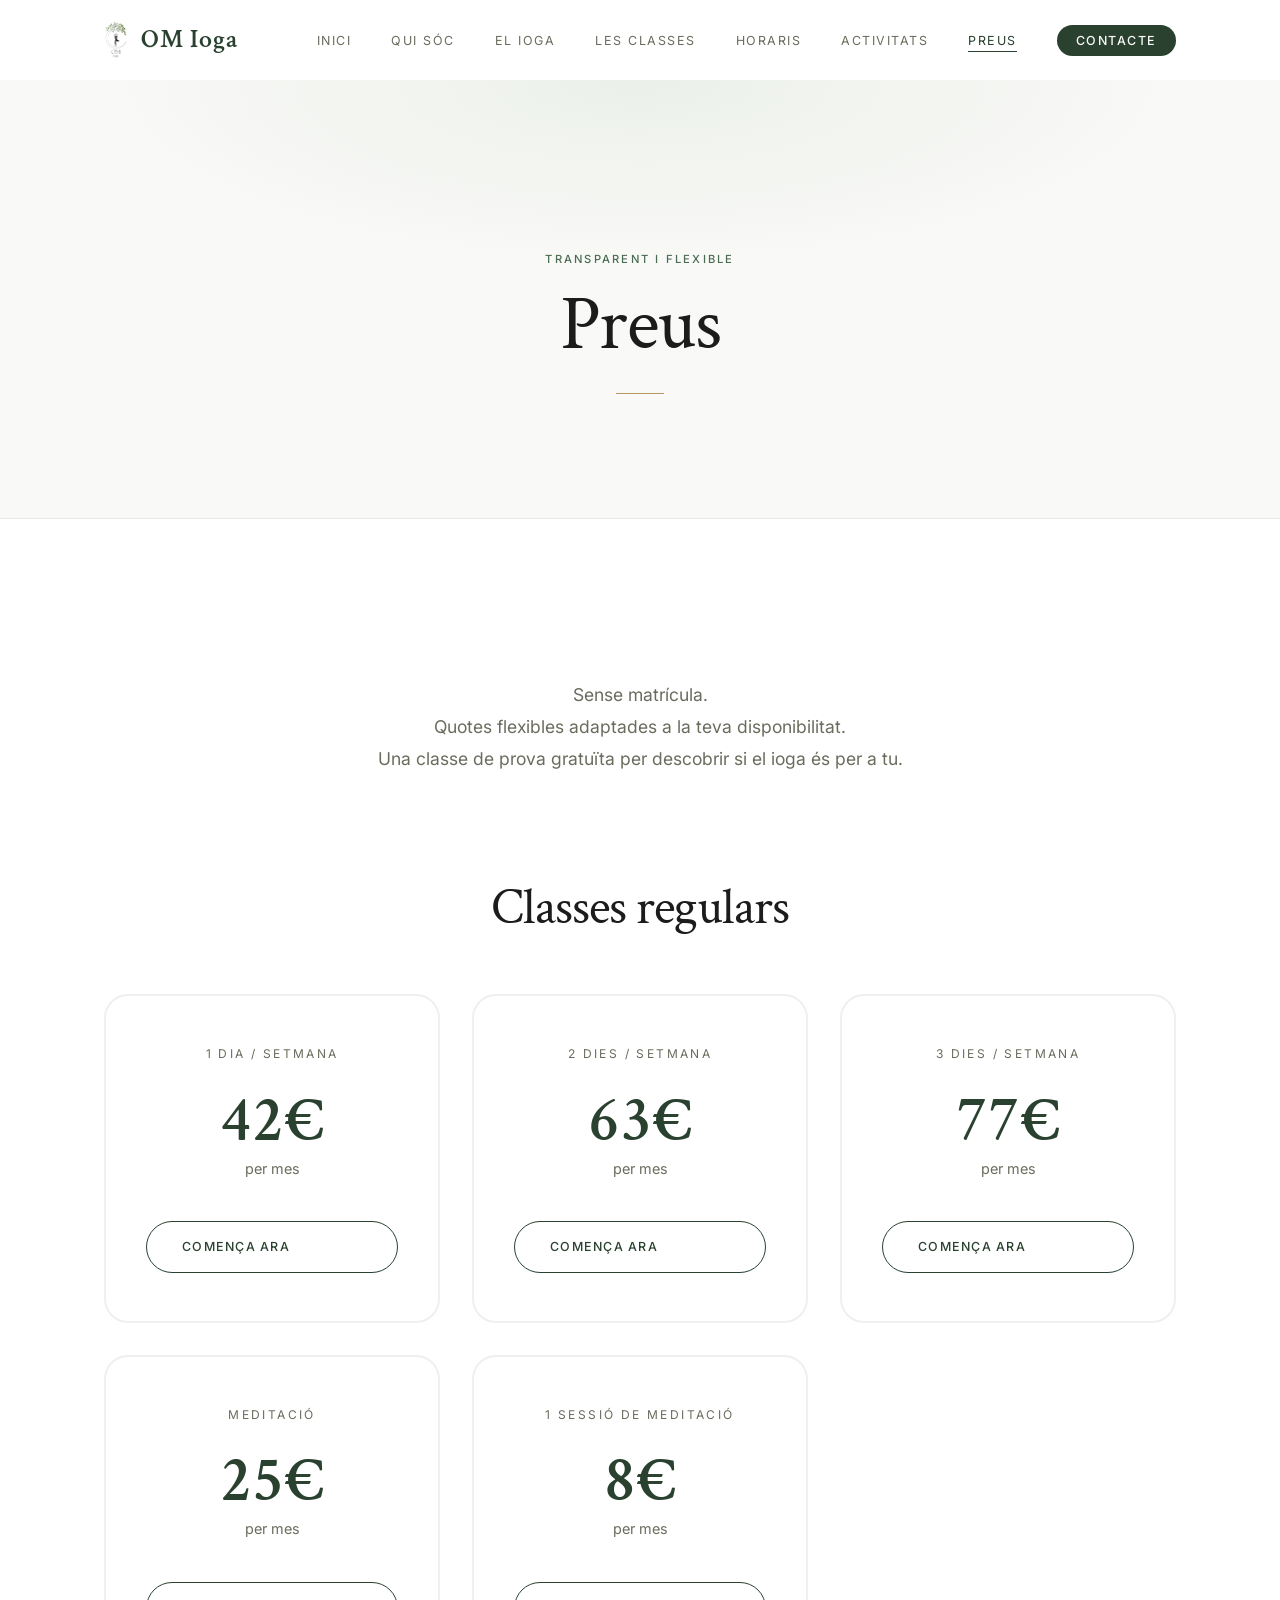
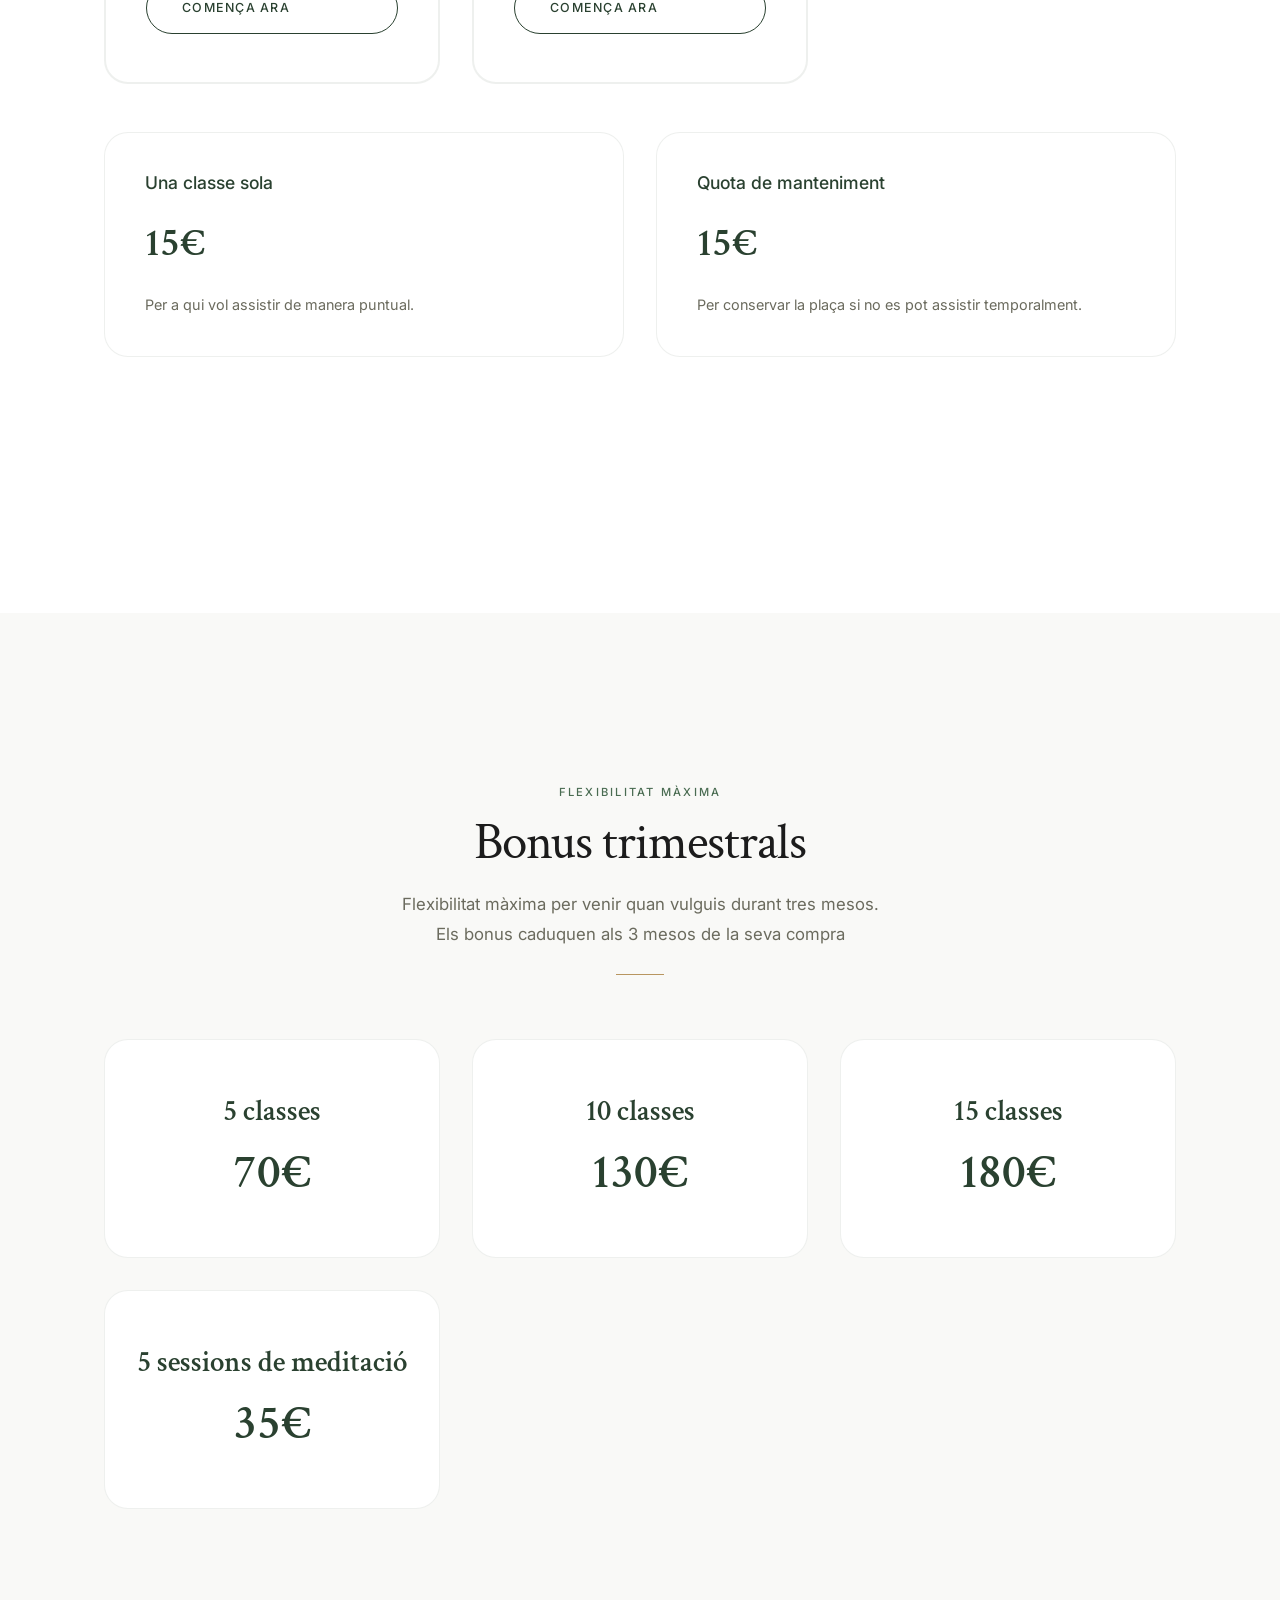
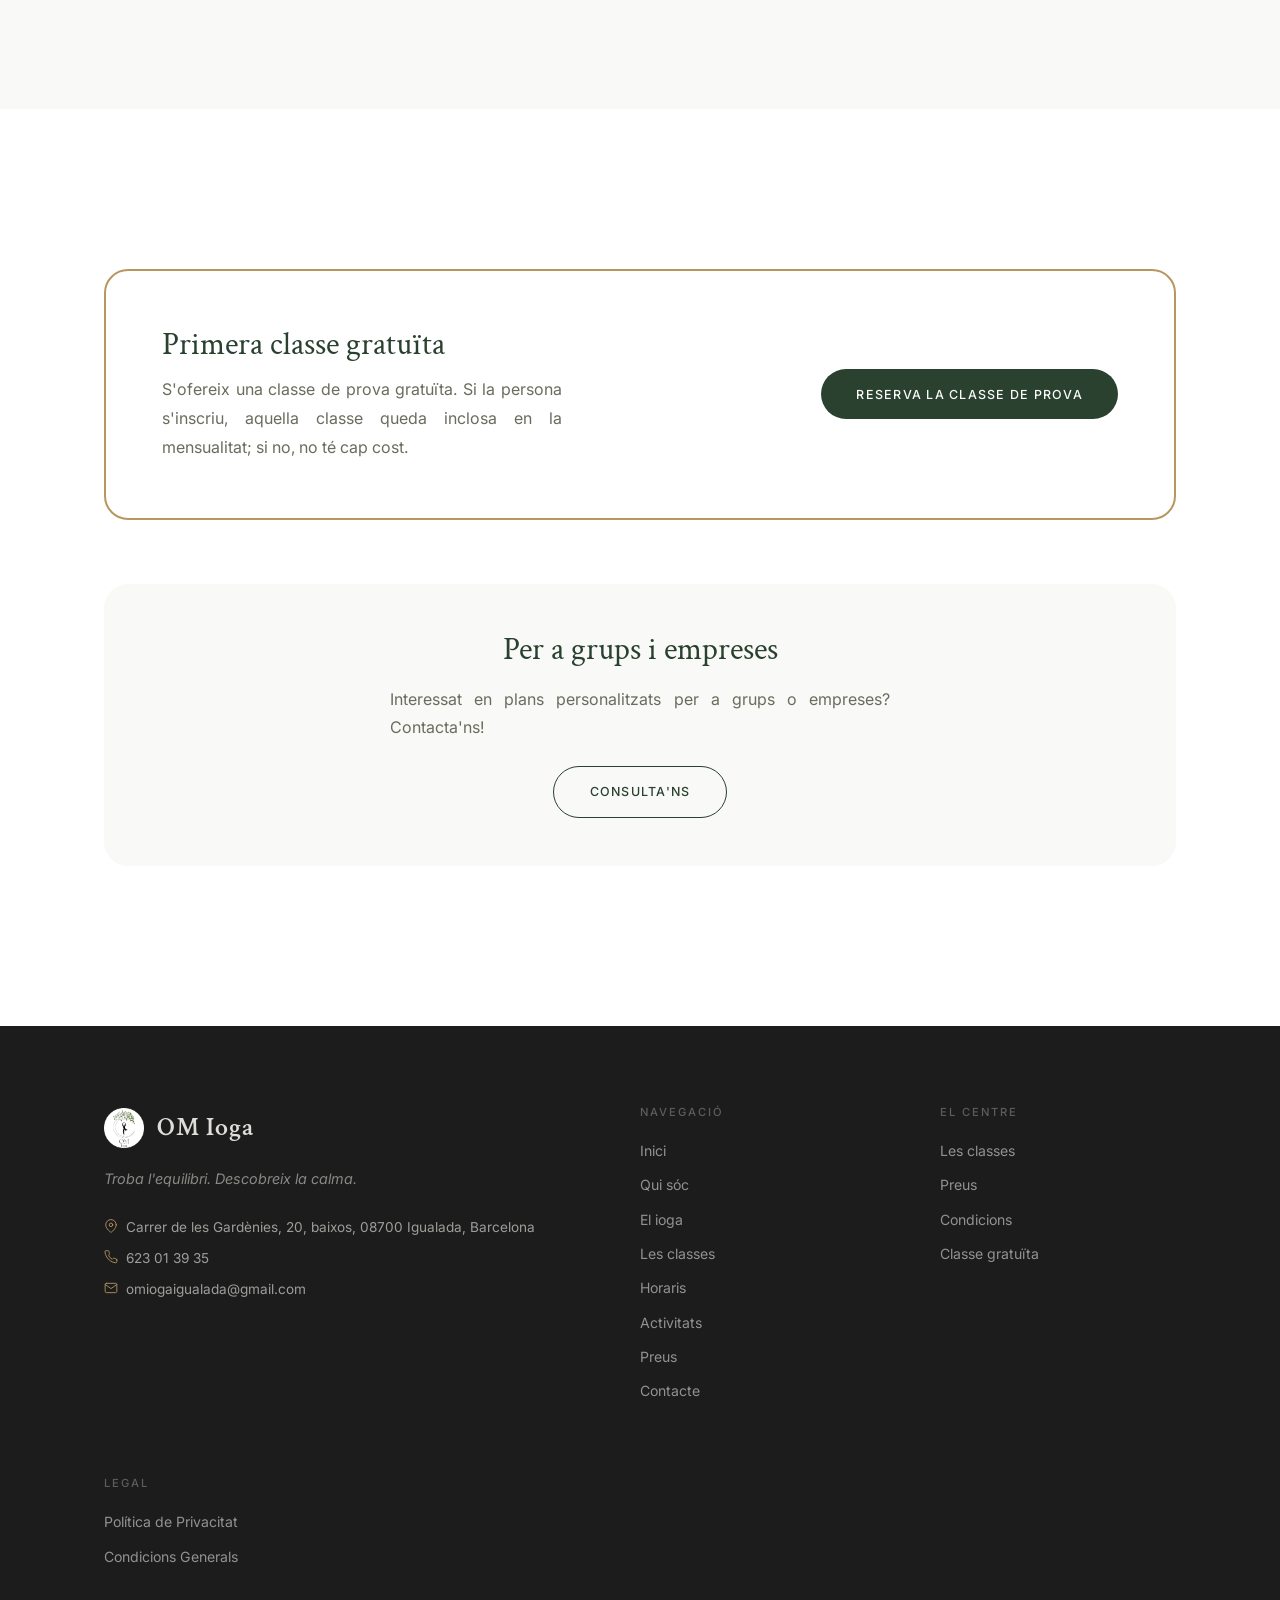
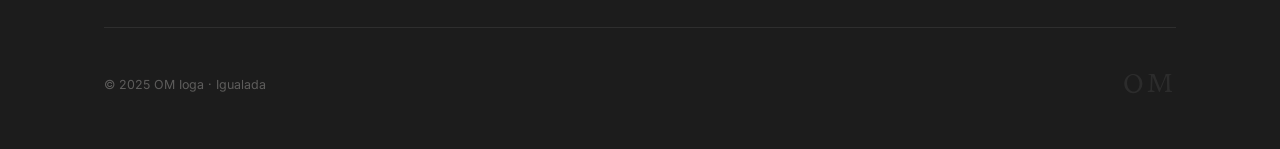
<file: preus.html>
<!DOCTYPE html>
<html lang="ca">
<head>
  <meta charset="UTF-8" />
  <meta name="viewport" content="width=device-width, initial-scale=1.0" />
  <meta name="description" content="Consulta les tarifes de les classes de ioga a Igualada. Sense matrícula." />
  <meta name="theme-color" content="#2A4130" />
  <title>Preus | OM Ioga</title>

  <!-- Open Graph -->
  <meta property="og:title"       content="Preus | OM Ioga" />
  <meta property="og:description" content="Quotes mensuals, bonus trimestrals i classe solta. Sense matrícula. Primera classe gratuïta." />
  <meta property="og:type"        content="website" />
  <meta property="og:locale"      content="ca_ES" />

  <link rel="canonical" href="https://www.omioga.cat/preus.html" />
  <link rel="icon" type="image/png" href="assets/images/logo-fondo-blanc.png">
  <link rel="stylesheet" href="css/styles.css" />
  <link rel="preconnect" href="https://fonts.googleapis.com" />
  <link rel="preconnect" href="https://fonts.gstatic.com" crossorigin />
</head>
<body>
  <div id="page-transition" aria-hidden="true"></div>
  <nav id="nav" role="navigation" aria-label="Navegació principal">
    <div class="container nav-inner">
      <a id="nav-logo" class="nav-logo" href="index.html" aria-label="OM Ioga - Inici"><img src="assets/images/omioga-logo.png" alt="OM Ioga"></a>
      <ul id="nav-menu" class="nav-menu" role="menubar"></ul>
      <button id="nav-toggle" class="nav-toggle" aria-label="Obrir menú" aria-expanded="false" aria-controls="nav-menu">
        <span></span><span></span><span></span>
      </button>
    </div>
  </nav>
  <main id="main" role="main"></main>
  <footer id="footer" role="contentinfo"></footer>
  <script src="js/main.js"></script>
</body>
</html>
</file>
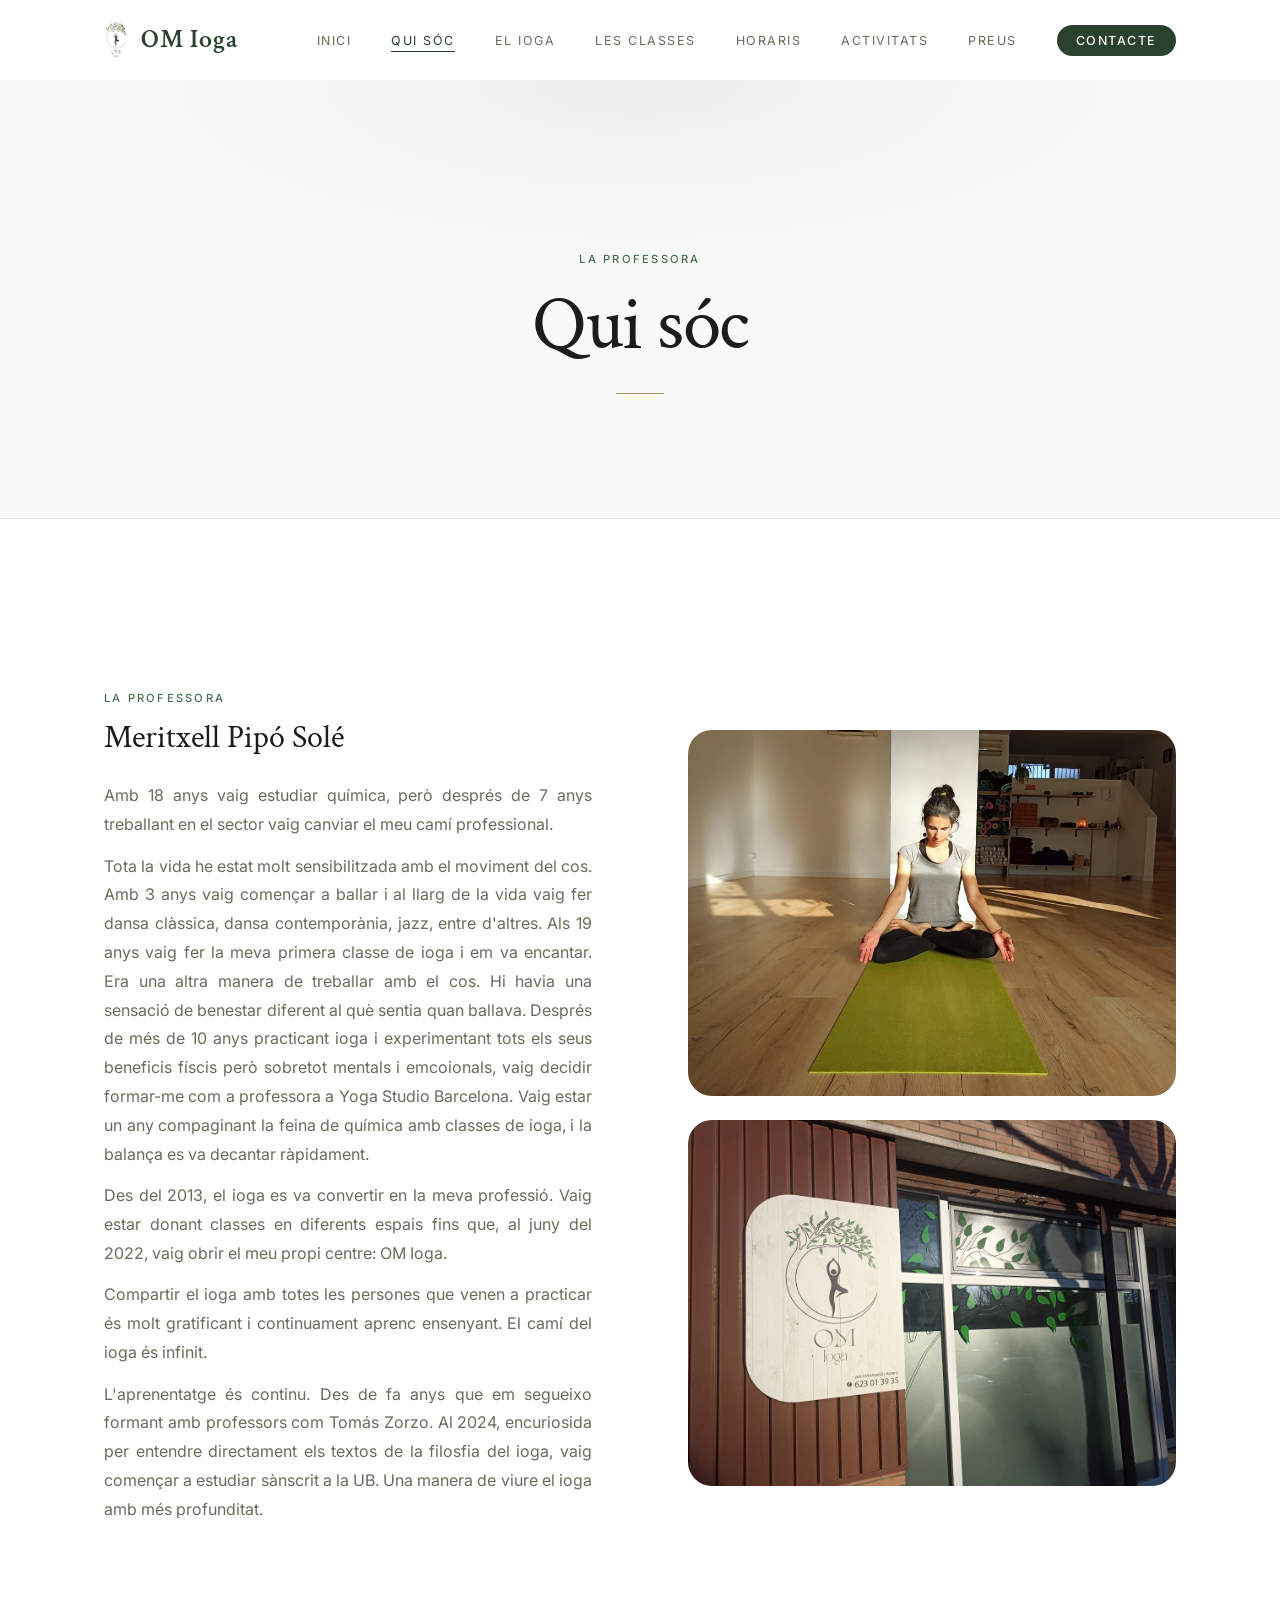
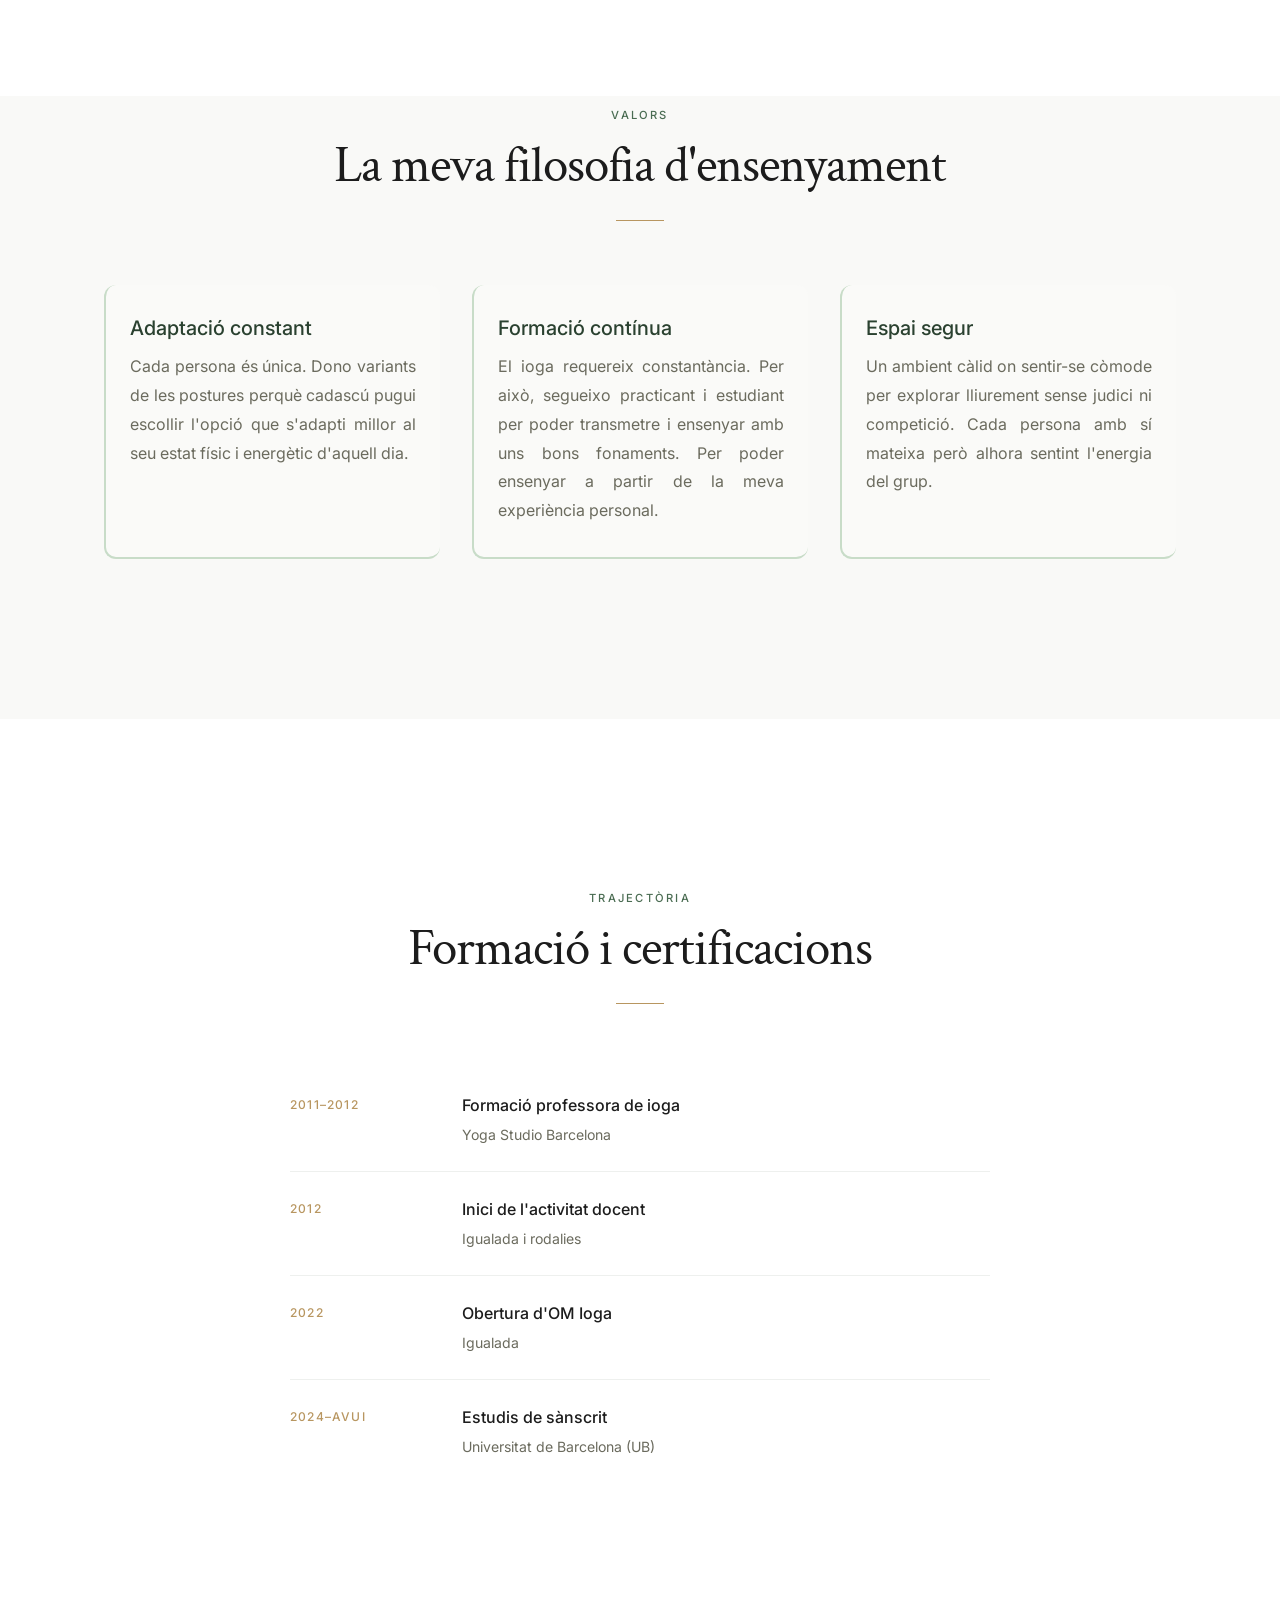
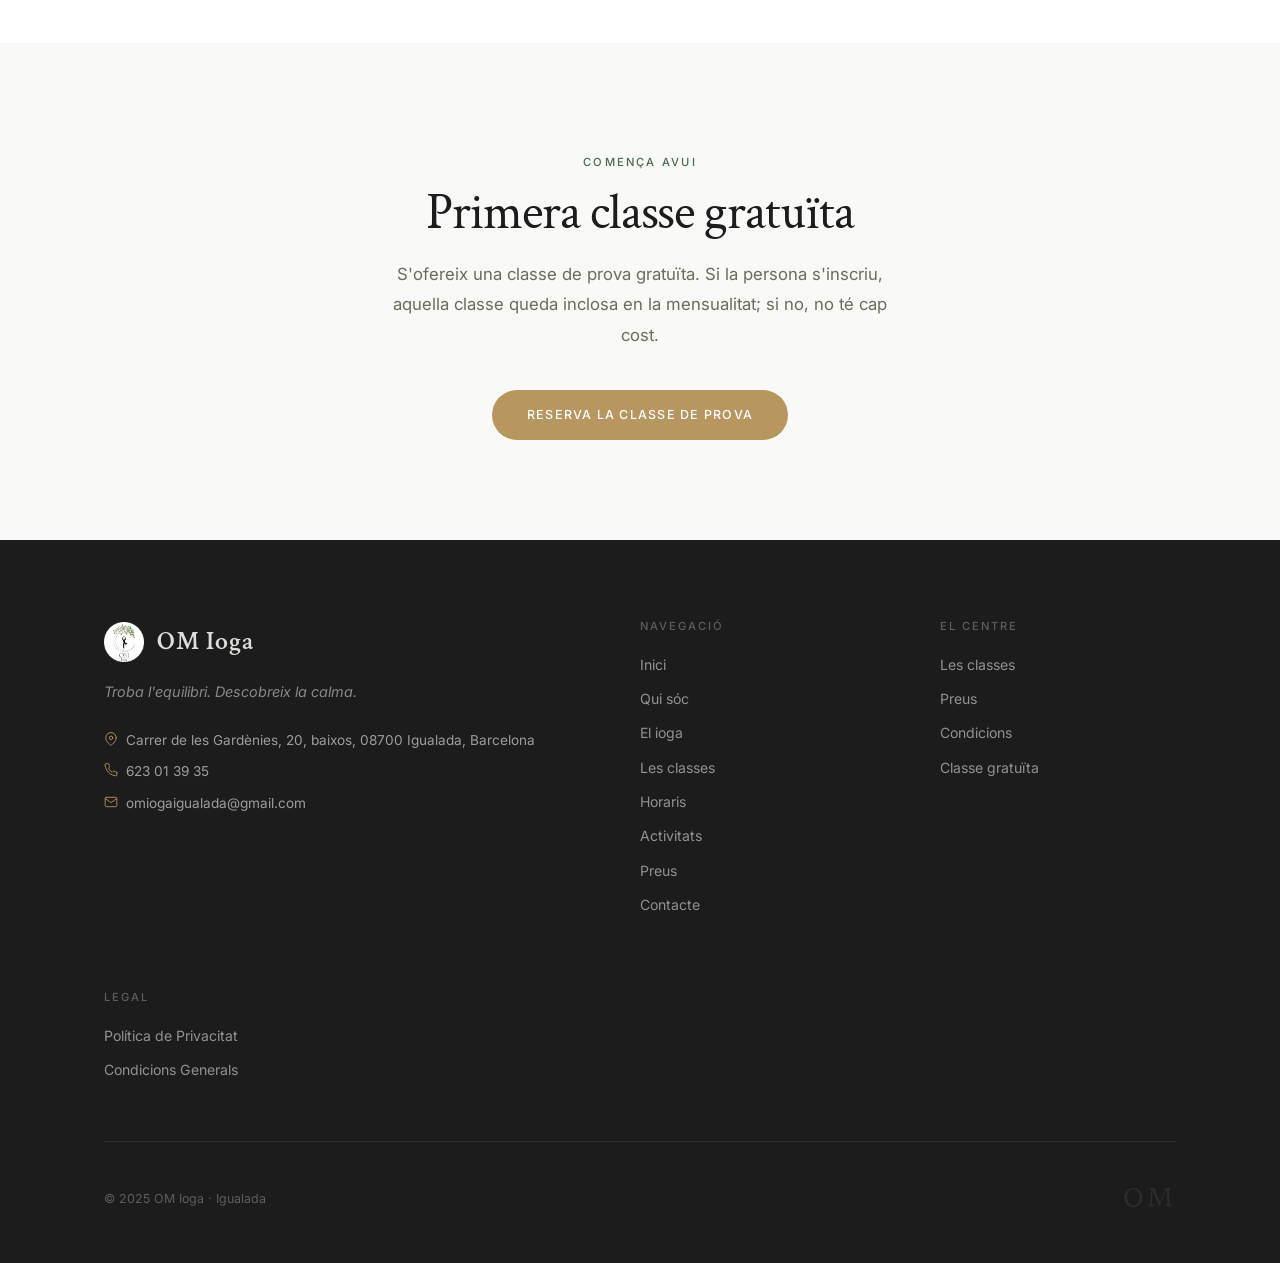
<file: qui-soc.html>
<!DOCTYPE html>
<html lang="ca">
<head>
  <meta charset="UTF-8" />
  <meta name="viewport" content="width=device-width, initial-scale=1.0" />
  <meta name="description" content="Professora de ioga a Igualada des del 2013. Descobreix la meva historia i formació." />
  <meta name="theme-color" content="#2A4130" />
  <title>Qui soc | OM Ioga</title>

  <!-- Open Graph -->
  <meta property="og:title"       content="Qui soc | OM Ioga" />
  <meta property="og:description" content="Professora de ioga a Igualada. Formació, filosofia i experiència des del 2013." />
  <meta property="og:type"        content="website" />
  <meta property="og:locale"      content="ca_ES" />

  <link rel="canonical" href="https://www.omioga.cat/qui-soc.html" />
  <link rel="icon" type="image/png" href="assets/images/logo-fondo-blanc.png">
  <link rel="stylesheet" href="css/styles.css" />
  <link rel="preconnect" href="https://fonts.googleapis.com" />
  <link rel="preconnect" href="https://fonts.gstatic.com" crossorigin />
</head>
<body>
  <div id="page-transition" aria-hidden="true"></div>
  <nav id="nav" role="navigation" aria-label="Navegació principal">
    <div class="container nav-inner">
      <a id="nav-logo" class="nav-logo" href="index.html" aria-label="OM Ioga - Inici"><img src="assets/images/omioga-logo.png" alt="OM Ioga"></a>
      <ul id="nav-menu" class="nav-menu" role="menubar"></ul>
      <button id="nav-toggle" class="nav-toggle" aria-label="Obrir menú" aria-expanded="false" aria-controls="nav-menu">
        <span></span><span></span><span></span>
      </button>
    </div>
  </nav>
  <main id="main" role="main"></main>
  <footer id="footer" role="contentinfo"></footer>
  <script src="js/main.js"></script>
</body>
</html>
</file>
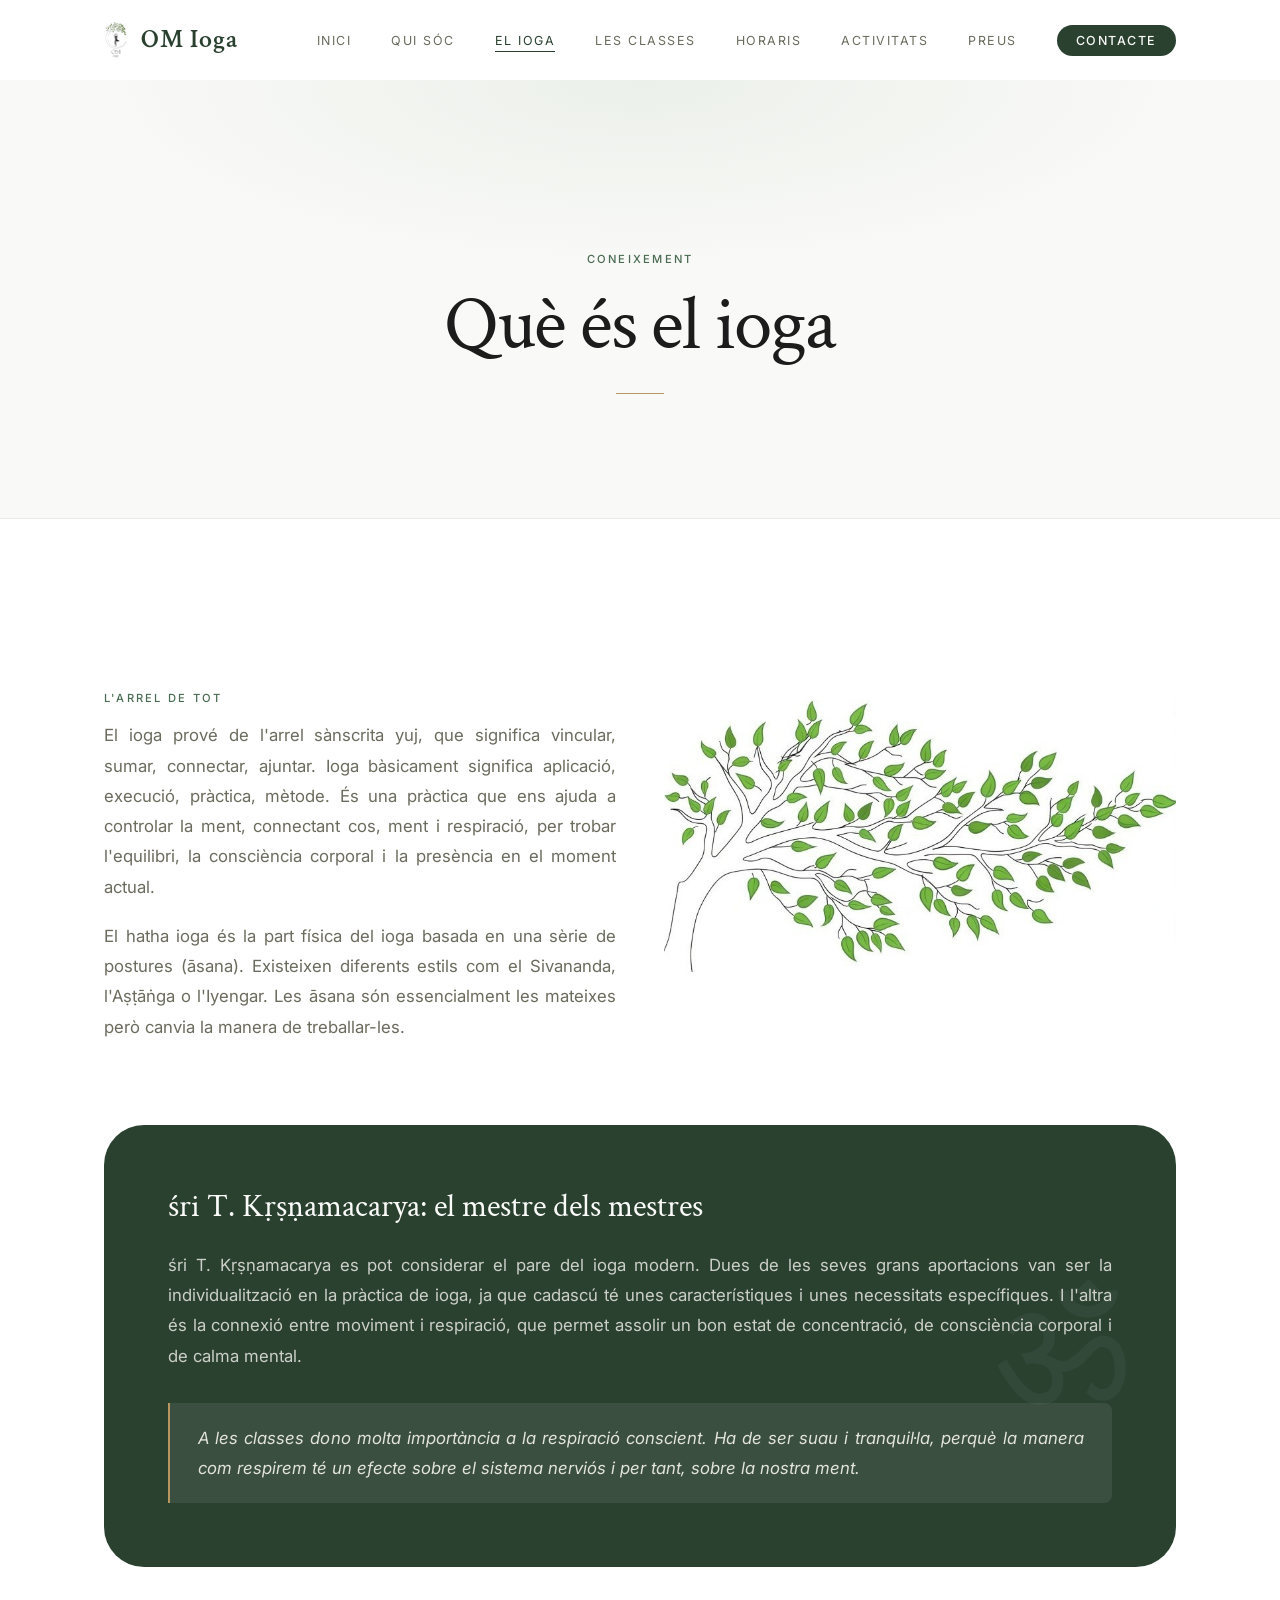
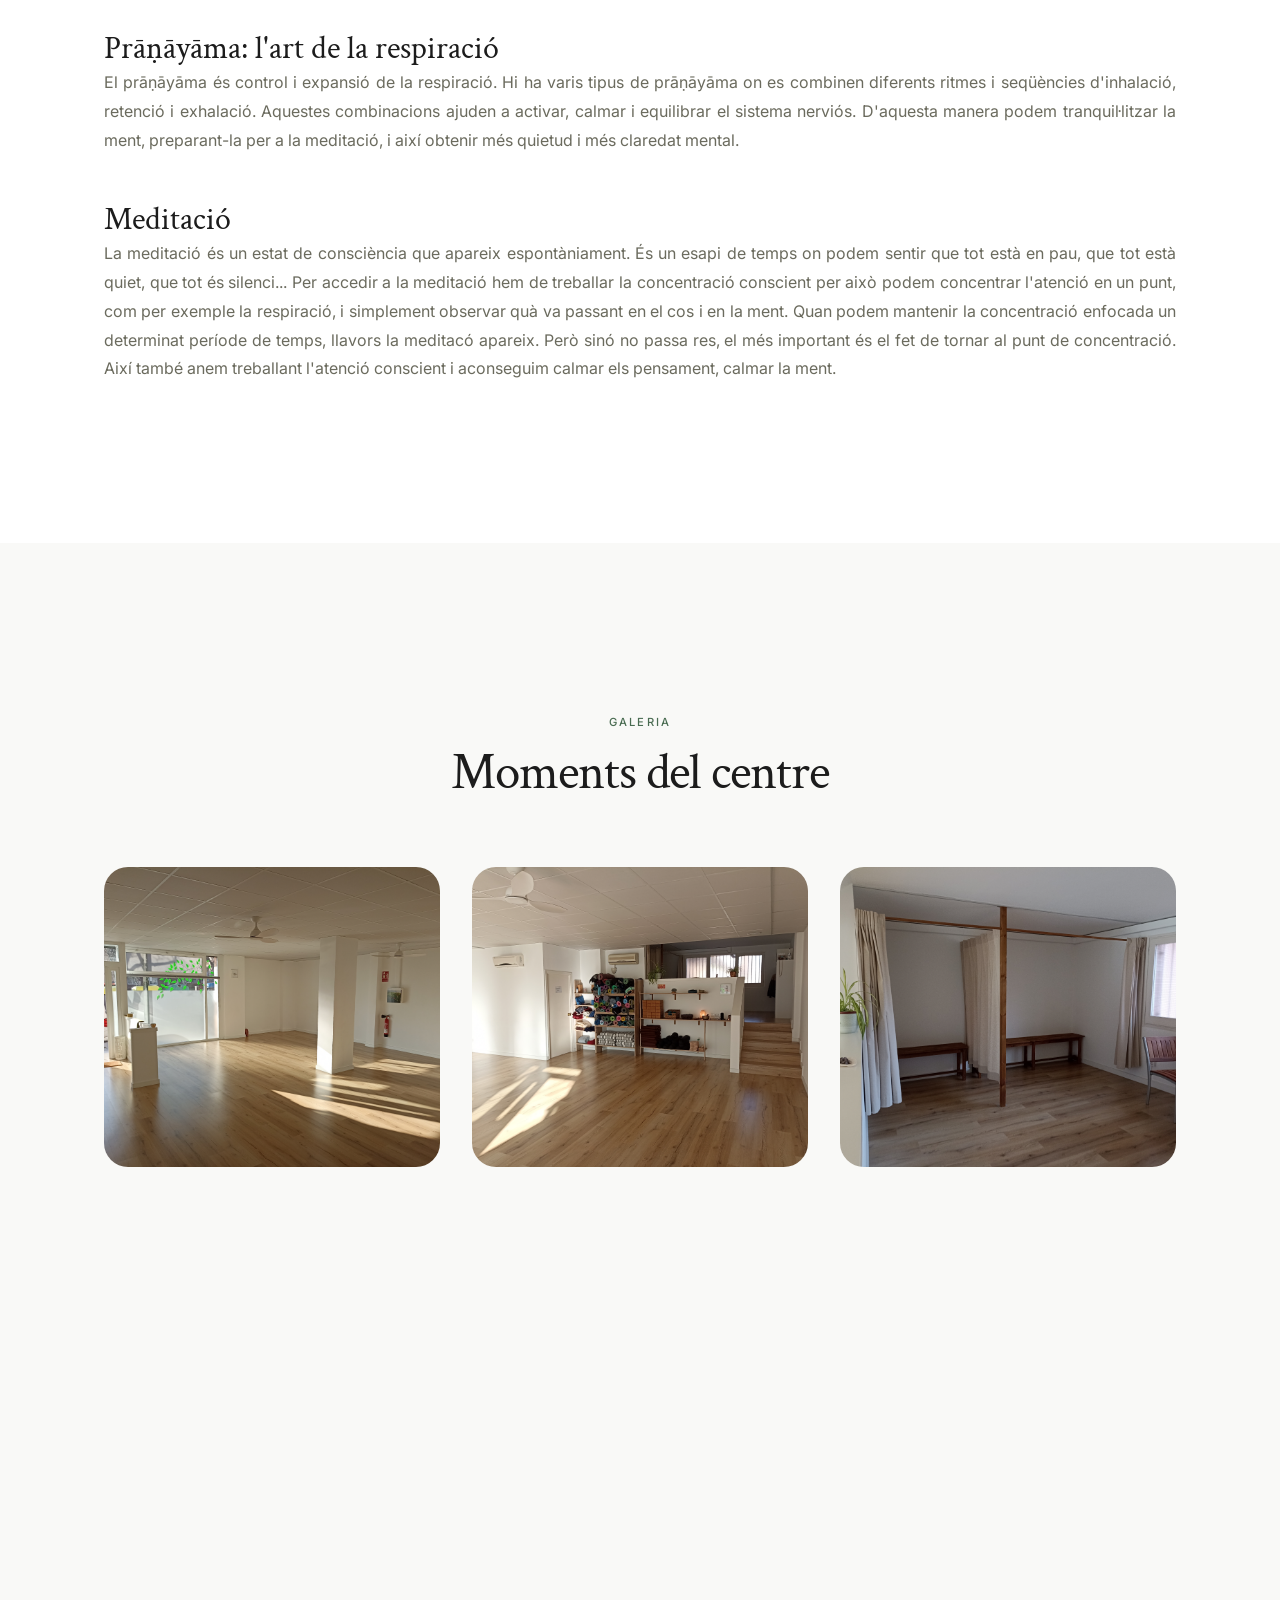
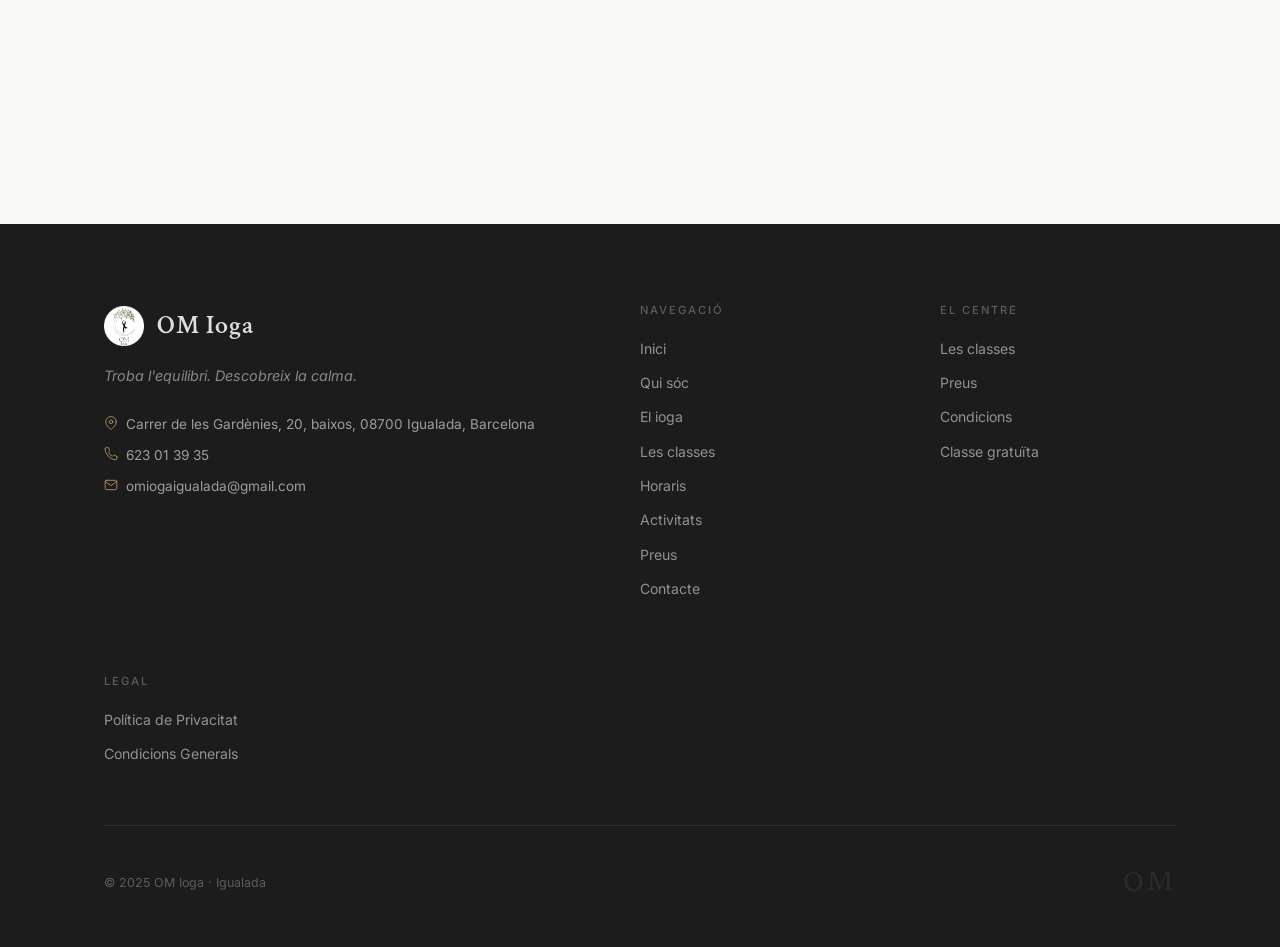
<file: tipus-ioga.html>
<!DOCTYPE html>
<html lang="ca">
<head>
  <meta charset="UTF-8" />
  <meta name="viewport" content="width=device-width, initial-scale=1.0" />
  <meta name="description" content="Aprèn sobre el hatha ioga, els seus orígens i els beneficis de la pràctica regular." />
  <meta name="theme-color" content="#2A4130" />
  <title>Què és el Ioga | OM Ioga</title>

  <!-- Open Graph -->
  <meta property="og:title"       content="Què és el Ioga | OM Ioga" />
  <meta property="og:description" content="Coneix el hatha ioga, els seus orígens, la respiració conscient i els seus beneficis." />
  <meta property="og:type"        content="website" />
  <meta property="og:locale"      content="ca_ES" />

  <link rel="canonical" href="https://www.omioga.cat/tipus-ioga.html" />
  <link rel="icon" type="image/png" href="assets/images/logo-fondo-blanc.png">
  <link rel="stylesheet" href="css/styles.css" />
  <link rel="preconnect" href="https://fonts.googleapis.com" />
  <link rel="preconnect" href="https://fonts.gstatic.com" crossorigin />
</head>
<body>
  <div id="page-transition" aria-hidden="true"></div>
  <nav id="nav" role="navigation" aria-label="Navegació principal">
    <div class="container nav-inner">
      <a id="nav-logo" class="nav-logo" href="index.html" aria-label="OM Ioga - Inici"><img src="assets/images/omioga-logo.png" alt="OM Ioga"></a>
      <ul id="nav-menu" class="nav-menu" role="menubar"></ul>
      <button id="nav-toggle" class="nav-toggle" aria-label="Obrir menú" aria-expanded="false" aria-controls="nav-menu">
        <span></span><span></span><span></span>
      </button>
    </div>
  </nav>
  <main id="main" role="main"></main>
  <footer id="footer" role="contentinfo"></footer>
  <script src="js/main.js"></script>
</body>
</html>
</file>
<file: admin/admin.css>
/* ============================================================
   OM IOGA — Panell de control
   ============================================================ */

:root {
  --cream:       #F6F5F0;
  --cream-2:     #EFEDE5;
  --white:       #FFFFFF;
  --green-deep:  #2A4130;
  --green-mid:   #4A6C52;
  --green-light: #8AAF8E;
  --green-pale:  #E3EDE3;
  --gold:        #B89660;
  --gold-pale:   #F5EDDD;
  --red:         #B4473C;
  --red-pale:    #F8E6E3;
  --amber:       #B7791F;
  --amber-pale:  #FCF1DC;
  --text:        #2F332F;
  --text-light:  #6B6F66;
  --border:      #E2E0D8;
  --border-2:    #D2D0C6;
  --shadow-sm:   0 1px 2px rgba(42,65,48,.06), 0 1px 3px rgba(42,65,48,.05);
  --shadow:      0 4px 24px rgba(42,65,48,.08);
  --shadow-lg:   0 20px 60px rgba(20,35,25,.22);
  --radius:      10px;
  --radius-lg:   16px;
  --font-display: 'Crimson Text', Georgia, serif;
  --font-body:   'Inter', system-ui, -apple-system, 'Segoe UI', sans-serif;
  --sidebar-w:   272px;
  --topbar-h:    68px;
}

*, *::before, *::after { box-sizing: border-box; margin: 0; padding: 0; }
html { -webkit-font-smoothing: antialiased; }
body {
  font-family: var(--font-body);
  font-size: 15px;
  line-height: 1.55;
  color: var(--text);
  background: var(--cream);
  min-height: 100vh;
}
button, input, textarea, select { font: inherit; color: inherit; }
button { cursor: pointer; border: 0; background: none; }
a { color: var(--green-mid); }
img { max-width: 100%; display: block; }
.noscript { padding: 2rem; text-align: center; }
.hidden { display: none !important; }
.sr-only { position: absolute; width: 1px; height: 1px; overflow: hidden; clip: rect(0 0 0 0); white-space: nowrap; }

/* ── Icons ── */
.ico { width: 18px; height: 18px; flex-shrink: 0; stroke: currentColor; fill: none; stroke-width: 1.8; stroke-linecap: round; stroke-linejoin: round; }
.ico-lg { width: 22px; height: 22px; }

/* ── Buttons ── */
.btn {
  display: inline-flex; align-items: center; justify-content: center; gap: .5rem;
  padding: .62rem 1.1rem; border-radius: 999px; font-weight: 500; font-size: .9rem;
  transition: background .15s, color .15s, box-shadow .15s, transform .1s, opacity .15s;
  white-space: nowrap; line-height: 1.2; text-decoration: none;
}
.btn:active { transform: translateY(1px); }
.btn:disabled { opacity: .5; cursor: not-allowed; }
.btn-primary { background: var(--green-deep); color: #fff; }
.btn-primary:hover:not(:disabled) { background: #1f3124; box-shadow: var(--shadow); }
.btn-gold { background: var(--gold); color: #fff; }
.btn-gold:hover:not(:disabled) { background: #a5844f; }
.btn-ghost { background: transparent; color: var(--text); border: 1px solid var(--border-2); }
.btn-ghost:hover:not(:disabled) { background: var(--white); border-color: var(--green-light); }
.btn-soft { background: var(--green-pale); color: var(--green-deep); }
.btn-soft:hover:not(:disabled) { background: #d4e4d4; }
.btn-danger { background: var(--red); color: #fff; }
.btn-danger:hover:not(:disabled) { background: #9a3a30; }
.btn-sm { padding: .4rem .8rem; font-size: .82rem; }
.btn-block { width: 100%; }
.icon-btn {
  width: 34px; height: 34px; border-radius: 8px; display: inline-flex; align-items: center; justify-content: center;
  color: var(--text-light); transition: background .15s, color .15s;
}
.icon-btn:hover:not(:disabled) { background: var(--cream-2); color: var(--green-deep); }
.icon-btn.danger:hover:not(:disabled) { background: var(--red-pale); color: var(--red); }
.icon-btn:disabled { opacity: .3; cursor: default; }
.icon-btn .ico { width: 17px; height: 17px; }

/* ── Spinner ── */
.spinner { width: 18px; height: 18px; border: 2px solid currentColor; border-right-color: transparent; border-radius: 50%; animation: spin .7s linear infinite; display: inline-block; }
.spinner-lg { width: 36px; height: 36px; border-width: 3px; color: var(--green-mid); }
@keyframes spin { to { transform: rotate(360deg); } }

/* ════════════════ AUTH SCREENS ════════════════ */
.auth-wrap {
  min-height: 100vh; display: flex; align-items: center; justify-content: center; padding: 2rem 1rem;
  background:
    radial-gradient(ellipse at 15% 10%, rgba(138,175,142,.35), transparent 55%),
    radial-gradient(ellipse at 85% 90%, rgba(184,150,96,.22), transparent 55%),
    var(--cream);
}
.auth-card {
  width: 100%; max-width: 440px; background: var(--white); border-radius: 22px;
  box-shadow: var(--shadow); padding: 2.5rem 2.25rem; border: 1px solid var(--border);
}
.auth-card.wide { max-width: 620px; }
.auth-logo { display: flex; align-items: center; gap: .75rem; margin-bottom: 1.75rem; }
.auth-logo img { width: 52px; height: 52px; object-fit: contain; }
.auth-logo .t1 { font-family: var(--font-display); font-size: 1.6rem; color: var(--green-deep); line-height: 1; }
.auth-logo .t2 { font-size: .78rem; text-transform: uppercase; letter-spacing: .14em; color: var(--text-light); margin-top: .25rem; }
.auth-card h1 { font-family: var(--font-display); font-weight: 400; font-size: 1.9rem; color: var(--green-deep); margin-bottom: .35rem; }
.auth-card .lead { color: var(--text-light); margin-bottom: 1.6rem; font-size: .93rem; }
.auth-foot { margin-top: 1.4rem; font-size: .8rem; color: var(--text-light); display: flex; align-items: center; gap: .45rem; justify-content: center; text-align: center; }
.auth-error {
  background: var(--red-pale); color: var(--red); border-radius: var(--radius); padding: .7rem .9rem;
  font-size: .87rem; margin-bottom: 1rem; display: flex; gap: .5rem; align-items: flex-start;
}
.steps { counter-reset: s; list-style: none; margin: 0 0 1.5rem; display: grid; gap: .6rem; }
.steps li { counter-increment: s; position: relative; padding-left: 2.1rem; font-size: .88rem; color: var(--text); }
.steps li::before {
  content: counter(s); position: absolute; left: 0; top: 0; width: 1.5rem; height: 1.5rem; border-radius: 50%;
  background: var(--green-pale); color: var(--green-deep); font-size: .75rem; font-weight: 600; display: flex; align-items: center; justify-content: center;
}
.steps code, .code { background: var(--cream-2); padding: .05rem .35rem; border-radius: 5px; font-size: .82em; }

/* ── Fields ── */
.field { margin-bottom: 1.1rem; }
.field:last-child { margin-bottom: 0; }
.field-label {
  display: flex; align-items: center; justify-content: space-between; gap: .5rem;
  font-size: .83rem; font-weight: 600; color: var(--text); margin-bottom: .38rem;
}
.field-label .key { font-weight: 400; color: #A3A69C; font-size: .72rem; font-family: ui-monospace, Consolas, monospace; }
.field-hint { font-size: .78rem; color: var(--text-light); margin-top: .35rem; line-height: 1.45; }
.field-hint.warn { color: var(--amber); }
.input, .textarea, .select {
  width: 100%; background: var(--white); border: 1px solid var(--border-2); border-radius: var(--radius);
  padding: .62rem .8rem; font-size: .93rem; transition: border-color .15s, box-shadow .15s; outline: none;
}
.textarea { resize: vertical; min-height: 84px; line-height: 1.55; }
.input:hover, .textarea:hover, .select:hover { border-color: #BDBBB0; }
.input:focus, .textarea:focus, .select:focus { border-color: var(--green-mid); box-shadow: 0 0 0 3px rgba(74,108,82,.16); }
.input.changed, .textarea.changed, .select.changed { border-color: var(--gold); background: #FFFDF8; }
.input-wrap { position: relative; }
.input-wrap .input { padding-right: 2.6rem; }
.input-wrap .eye { position: absolute; right: 4px; top: 50%; transform: translateY(-50%); }
.mono { font-family: ui-monospace, Consolas, monospace; font-size: .85rem; }
.counter { font-size: .72rem; color: var(--text-light); font-weight: 400; }
.counter.over { color: var(--amber); }
.textarea-tools { display: flex; gap: .35rem; margin-top: .35rem; flex-wrap: wrap; }
.chip-btn {
  font-size: .73rem; padding: .22rem .55rem; border-radius: 999px; border: 1px solid var(--border);
  color: var(--text-light); background: var(--cream); transition: all .15s;
}
.chip-btn:hover { border-color: var(--green-light); color: var(--green-deep); background: var(--white); }

.strength { height: 6px; border-radius: 999px; background: var(--cream-2); overflow: hidden; margin-top: .45rem; }
.strength > div { height: 100%; width: 0; border-radius: 999px; transition: width .25s, background .25s; }

/* Toggle */
.toggle { display: inline-flex; align-items: center; gap: .65rem; cursor: pointer; user-select: none; font-size: .9rem; }
.toggle input { position: absolute; opacity: 0; pointer-events: none; }
.toggle .track { width: 42px; height: 24px; border-radius: 999px; background: #CFCDC3; position: relative; transition: background .2s; flex-shrink: 0; }
.toggle .track::after { content: ''; position: absolute; top: 3px; left: 3px; width: 18px; height: 18px; border-radius: 50%; background: #fff; box-shadow: 0 1px 3px rgba(0,0,0,.2); transition: transform .2s; }
.toggle input:checked + .track { background: var(--green-mid); }
.toggle input:checked + .track::after { transform: translateX(18px); }
.toggle input:focus-visible + .track { box-shadow: 0 0 0 3px rgba(74,108,82,.25); }

details.adv { margin: .5rem 0 1.2rem; }
details.adv summary { cursor: pointer; font-size: .85rem; color: var(--text-light); }
details.adv[open] summary { margin-bottom: .9rem; }
.grid-2 { display: grid; grid-template-columns: 1fr 1fr; gap: 0 1rem; }

/* ════════════════ APP LAYOUT ════════════════ */
.layout { display: flex; min-height: 100vh; }
.sidebar {
  width: var(--sidebar-w); background: var(--green-deep); color: #E9EFE8; position: fixed; inset: 0 auto 0 0;
  display: flex; flex-direction: column; z-index: 40; transition: transform .25s ease;
}
.sb-brand { display: flex; align-items: center; gap: .7rem; padding: 1.25rem 1.25rem 1rem; text-decoration: none; color: inherit; }
.sb-brand img { width: 40px; height: 40px; object-fit: contain; background: #fff; border-radius: 10px; padding: 4px; }
.sb-brand .t1 { font-family: var(--font-display); font-size: 1.35rem; line-height: 1; color: #fff; }
.sb-brand .t2 { font-size: .68rem; text-transform: uppercase; letter-spacing: .14em; opacity: .65; margin-top: .2rem; }
.sb-scroll { flex: 1; overflow-y: auto; padding: .25rem .75rem 1rem; scrollbar-width: thin; scrollbar-color: rgba(255,255,255,.2) transparent; }
.sb-group { font-size: .66rem; text-transform: uppercase; letter-spacing: .14em; opacity: .5; padding: 1.1rem .65rem .45rem; }
.sb-link {
  display: flex; align-items: center; gap: .7rem; width: 100%; text-align: left; padding: .56rem .7rem; border-radius: 9px;
  color: #DCE6DB; font-size: .9rem; transition: background .15s, color .15s; text-decoration: none; position: relative;
}
.sb-link:hover { background: rgba(255,255,255,.07); color: #fff; }
.sb-link.active { background: rgba(255,255,255,.13); color: #fff; font-weight: 500; }
.sb-link.active::before { content: ''; position: absolute; left: -.75rem; top: 8px; bottom: 8px; width: 3px; border-radius: 0 3px 3px 0; background: var(--gold); }
.sb-link .ico { opacity: .85; }
.sb-link .dot { margin-left: auto; width: 8px; height: 8px; border-radius: 50%; background: var(--gold); box-shadow: 0 0 0 3px rgba(184,150,96,.25); }
.sb-foot { padding: .9rem 1rem 1.1rem; border-top: 1px solid rgba(255,255,255,.09); display: flex; align-items: center; gap: .65rem; }
.sb-user { flex: 1; min-width: 0; font-size: .82rem; }
.sb-user .u { color: #fff; font-weight: 500; overflow: hidden; text-overflow: ellipsis; white-space: nowrap; }
.sb-user .r { opacity: .6; font-size: .72rem; overflow: hidden; text-overflow: ellipsis; white-space: nowrap; }
.sb-foot .icon-btn { color: #DCE6DB; }
.sb-foot .icon-btn:hover { background: rgba(255,255,255,.1); color: #fff; }
.sb-overlay { display: none; }

.main { flex: 1; margin-left: var(--sidebar-w); min-width: 0; display: flex; flex-direction: column; }
.topbar {
  position: sticky; top: 0; z-index: 30; height: var(--topbar-h); background: rgba(246,245,240,.88);
  backdrop-filter: saturate(1.4) blur(12px); -webkit-backdrop-filter: saturate(1.4) blur(12px);
  border-bottom: 1px solid var(--border); display: flex; align-items: center; gap: .9rem; padding: 0 1.75rem;
}
.topbar .menu-btn { display: none; }
.tb-title { flex: 1; min-width: 0; }
.tb-title .crumb { font-size: .74rem; color: var(--text-light); text-transform: uppercase; letter-spacing: .1em; }
.tb-title .name { font-family: var(--font-display); font-size: 1.45rem; color: var(--green-deep); line-height: 1.15; overflow: hidden; text-overflow: ellipsis; white-space: nowrap; }
.status-pill { display: inline-flex; align-items: center; gap: .45rem; font-size: .8rem; padding: .35rem .75rem; border-radius: 999px; background: var(--green-pale); color: var(--green-deep); white-space: nowrap; }
.status-pill .d { width: 7px; height: 7px; border-radius: 50%; background: currentColor; }
.status-pill.dirty { background: var(--gold-pale); color: #8A6A35; }
.tb-actions { display: flex; gap: .5rem; align-items: center; }

.content { padding: 2rem 1.75rem 6rem; max-width: 1040px; width: 100%; margin: 0 auto; }
.page-head { display: flex; align-items: flex-end; justify-content: space-between; gap: 1rem; margin-bottom: 1.6rem; flex-wrap: wrap; }
.page-head h2 { font-family: var(--font-display); font-weight: 400; font-size: 2.1rem; color: var(--green-deep); line-height: 1.1; }
.page-head p { color: var(--text-light); margin-top: .35rem; max-width: 640px; font-size: .92rem; }

/* ── Cards ── */
.card { background: var(--white); border: 1px solid var(--border); border-radius: var(--radius-lg); box-shadow: var(--shadow-sm); margin-bottom: 1.25rem; }
.card-head {
  display: flex; align-items: center; gap: .75rem; padding: 1rem 1.25rem; cursor: pointer; user-select: none; border-radius: var(--radius-lg);
}
.card-head:hover { background: #FCFBF8; }
.card-head .ci { width: 36px; height: 36px; border-radius: 10px; background: var(--green-pale); color: var(--green-deep); display: flex; align-items: center; justify-content: center; flex-shrink: 0; }
.card-head h3 { font-size: 1rem; font-weight: 600; color: var(--text); flex: 1; min-width: 0; }
.card-head h3 small { display: block; font-weight: 400; color: var(--text-light); font-size: .8rem; margin-top: .1rem; }
.card-head .chev { transition: transform .2s; color: var(--text-light); }
.card.open > .card-head .chev { transform: rotate(180deg); }
.card.open > .card-head { border-bottom: 1px solid var(--border); border-radius: var(--radius-lg) var(--radius-lg) 0 0; }
.card-body { padding: 1.35rem 1.25rem 1.4rem; display: none; }
.card.open > .card-body { display: block; }
.card .changed-badge { font-size: .7rem; background: var(--gold-pale); color: #8A6A35; padding: .15rem .55rem; border-radius: 999px; font-weight: 500; }

.group { border: 1px solid var(--border); border-radius: 12px; padding: 1rem 1rem 1.1rem; margin-bottom: 1.1rem; background: #FDFCFA; }
.group > .group-title { font-size: .78rem; text-transform: uppercase; letter-spacing: .1em; color: var(--green-mid); font-weight: 600; margin-bottom: .85rem; display: flex; gap: .5rem; align-items: center; }
.group .group { background: var(--white); }

/* ── Lists (arrays) ── */
.list { display: grid; gap: .6rem; }
.list-empty { font-size: .85rem; color: var(--text-light); padding: .9rem; border: 1px dashed var(--border-2); border-radius: 10px; text-align: center; }
.row { display: flex; gap: .4rem; align-items: flex-start; }
.row > .row-main { flex: 1; min-width: 0; }
.row-num { width: 26px; height: 26px; border-radius: 50%; background: var(--cream-2); color: var(--text-light); font-size: .72rem; font-weight: 600; display: flex; align-items: center; justify-content: center; margin-top: 7px; flex-shrink: 0; }
.row-ctrl { display: flex; gap: 2px; flex-shrink: 0; padding-top: 2px; }

.item { border: 1px solid var(--border); border-radius: 12px; background: var(--white); }
.item-head { display: flex; align-items: center; gap: .6rem; padding: .55rem .6rem .55rem .9rem; cursor: pointer; user-select: none; border-radius: 12px; }
.item-head:hover { background: #FCFBF8; }
.item-head .num { font-size: .72rem; font-weight: 600; color: var(--green-mid); background: var(--green-pale); border-radius: 6px; padding: .12rem .45rem; flex-shrink: 0; }
.item-head .sum { flex: 1; min-width: 0; font-size: .9rem; font-weight: 500; overflow: hidden; text-overflow: ellipsis; white-space: nowrap; }
.item-head .sum.empty { color: #A3A69C; font-weight: 400; font-style: italic; }
.item-head .chev { color: var(--text-light); transition: transform .2s; }
.item.open > .item-head .chev { transform: rotate(180deg); }
.item.open > .item-head { border-bottom: 1px solid var(--border); border-radius: 12px 12px 0 0; }
.item-body { display: none; padding: 1rem 1rem 1.1rem; }
.item.open > .item-body { display: block; }
.item .item { background: #FDFCFA; }
.add-btn {
  display: flex; align-items: center; justify-content: center; gap: .45rem; width: 100%; margin-top: .6rem;
  padding: .6rem; border: 1px dashed var(--green-light); border-radius: 10px; color: var(--green-mid); font-size: .86rem; font-weight: 500;
  transition: background .15s, border-color .15s;
}
.add-btn:hover { background: var(--green-pale); border-color: var(--green-mid); }

/* ── Images ── */
.img-field { display: flex; gap: .9rem; align-items: center; }
.thumb {
  width: 96px; height: 72px; border-radius: 10px; background: var(--cream-2) center/cover no-repeat; border: 1px solid var(--border);
  flex-shrink: 0; overflow: hidden; display: flex; align-items: center; justify-content: center; color: #A3A69C;
}
.thumb img { width: 100%; height: 100%; object-fit: cover; }
.thumb.contain img { object-fit: contain; background: #fff; }
.img-field .meta { flex: 1; min-width: 0; }
.img-field .path { font-size: .8rem; color: var(--text-light); font-family: ui-monospace, Consolas, monospace; word-break: break-all; margin-bottom: .45rem; }
.img-field .acts { display: flex; gap: .4rem; flex-wrap: wrap; }
.gallery { display: grid; grid-template-columns: repeat(auto-fill, minmax(150px, 1fr)); gap: .75rem; }
.g-item { border: 1px solid var(--border); border-radius: 12px; overflow: hidden; background: var(--white); }
.g-item .g-img { aspect-ratio: 4/3; background: var(--cream-2); cursor: pointer; }
.g-item .g-img img { width: 100%; height: 100%; object-fit: cover; }
.g-item .g-bar { display: flex; align-items: center; justify-content: space-between; padding: .2rem .25rem; }
.g-item .g-bar span { font-size: .7rem; color: var(--text-light); padding-left: .4rem; overflow: hidden; text-overflow: ellipsis; white-space: nowrap; }
.g-add { border: 1.5px dashed var(--green-light); border-radius: 12px; min-height: 150px; display: flex; flex-direction: column; align-items: center; justify-content: center; gap: .4rem; color: var(--green-mid); font-size: .85rem; font-weight: 500; }
.g-add:hover { background: var(--green-pale); }

/* ── Picker / library ── */
.lib-grid { display: grid; grid-template-columns: repeat(auto-fill, minmax(140px, 1fr)); gap: .75rem; }
.lib-item { border: 2px solid transparent; border-radius: 12px; overflow: hidden; background: var(--white); box-shadow: var(--shadow-sm); text-align: left; transition: border-color .15s, transform .15s; position: relative; }
.lib-item:hover { border-color: var(--green-light); transform: translateY(-2px); }
.lib-item.sel { border-color: var(--green-mid); }
.lib-item .li-img { aspect-ratio: 1; background: var(--cream-2); }
.lib-item .li-img img { width: 100%; height: 100%; object-fit: cover; }
.lib-item .li-name { font-size: .72rem; padding: .4rem .5rem; color: var(--text); overflow: hidden; text-overflow: ellipsis; white-space: nowrap; }
.lib-item .li-sub { font-size: .66rem; padding: 0 .5rem .45rem; color: var(--text-light); }
.lib-item .used { position: absolute; top: 6px; left: 6px; font-size: .62rem; background: rgba(42,65,48,.85); color: #fff; padding: .1rem .45rem; border-radius: 999px; }
.lib-item .del { position: absolute; top: 4px; right: 4px; background: rgba(255,255,255,.92); }
.dropzone { border: 2px dashed var(--border-2); border-radius: 14px; padding: 1.3rem; text-align: center; color: var(--text-light); font-size: .88rem; margin-bottom: 1rem; transition: all .15s; }
.dropzone.over { border-color: var(--green-mid); background: var(--green-pale); color: var(--green-deep); }

/* ── Dashboard ── */
.hello { background: linear-gradient(135deg, var(--green-deep), #3C5A43); color: #fff; border-radius: 20px; padding: 1.8rem 1.9rem; margin-bottom: 1.5rem; position: relative; overflow: hidden; }
.hello::after { content: ''; position: absolute; right: -60px; top: -60px; width: 240px; height: 240px; border-radius: 50%; background: rgba(255,255,255,.06); }
.hello h2 { font-family: var(--font-display); font-weight: 400; font-size: 2rem; line-height: 1.1; margin-bottom: .4rem; }
.hello p { opacity: .85; max-width: 560px; font-size: .93rem; }
.hello .btns { display: flex; gap: .6rem; margin-top: 1.2rem; flex-wrap: wrap; position: relative; z-index: 1; }
.hello .btn-ghost { color: #fff; border-color: rgba(255,255,255,.35); }
.hello .btn-ghost:hover { background: rgba(255,255,255,.1); border-color: #fff; }
.tiles { display: grid; grid-template-columns: repeat(auto-fill, minmax(220px, 1fr)); gap: .9rem; margin-bottom: 1.8rem; }
.tile { background: var(--white); border: 1px solid var(--border); border-radius: 14px; padding: 1.05rem 1.1rem; text-align: left; display: flex; gap: .85rem; align-items: flex-start; transition: border-color .15s, box-shadow .15s, transform .15s; position: relative; }
.tile:hover { border-color: var(--green-light); box-shadow: var(--shadow); transform: translateY(-2px); }
.tile .ti { width: 40px; height: 40px; border-radius: 11px; background: var(--green-pale); color: var(--green-deep); display: flex; align-items: center; justify-content: center; flex-shrink: 0; }
.tile .tt { font-weight: 600; font-size: .95rem; }
.tile .ts { font-size: .78rem; color: var(--text-light); margin-top: .1rem; }
.tile .dot { position: absolute; top: 12px; right: 12px; width: 8px; height: 8px; border-radius: 50%; background: var(--gold); }
.section-title { font-size: .78rem; text-transform: uppercase; letter-spacing: .12em; color: var(--text-light); margin: 0 0 .8rem; font-weight: 600; }

/* ── Commits ── */
.commits { display: grid; gap: .1rem; }
.commit { display: flex; gap: .85rem; align-items: center; padding: .8rem 1rem; border-radius: 12px; }
.commit:hover { background: var(--white); }
.commit img { width: 34px; height: 34px; border-radius: 50%; background: var(--cream-2); }
.commit .cm { flex: 1; min-width: 0; }
.commit .cm .m { font-size: .9rem; font-weight: 500; overflow: hidden; text-overflow: ellipsis; white-space: nowrap; }
.commit .cm .s { font-size: .76rem; color: var(--text-light); }
.commit .sha { font-family: ui-monospace, Consolas, monospace; font-size: .74rem; color: var(--text-light); background: var(--cream-2); padding: .1rem .45rem; border-radius: 6px; }

/* ── Notices ── */
.notice { display: flex; gap: .75rem; padding: .9rem 1rem; border-radius: 12px; font-size: .87rem; margin-bottom: 1.2rem; align-items: flex-start; }
.notice .ico { margin-top: 1px; }
.notice.info { background: var(--green-pale); color: var(--green-deep); }
.notice.warn { background: var(--amber-pale); color: #7A5212; }
.notice.err { background: var(--red-pale); color: var(--red); }
.notice b { font-weight: 600; }

/* ── Diff list ── */
.diff { display: grid; gap: .55rem; max-height: 46vh; overflow-y: auto; margin: .2rem 0 1rem; padding-right: .25rem; }
.diff-row { border: 1px solid var(--border); border-radius: 10px; padding: .6rem .8rem; font-size: .83rem; }
.diff-row .p { font-weight: 600; margin-bottom: .3rem; display: flex; gap: .45rem; align-items: center; }
.diff-row .tag { font-size: .64rem; text-transform: uppercase; letter-spacing: .08em; padding: .08rem .4rem; border-radius: 5px; font-weight: 600; }
.tag.mod { background: var(--gold-pale); color: #8A6A35; }
.tag.add { background: var(--green-pale); color: var(--green-deep); }
.tag.del { background: var(--red-pale); color: var(--red); }
.diff-row .v { display: grid; gap: .2rem; }
.diff-row .from { color: var(--red); text-decoration: line-through; text-decoration-color: rgba(180,71,60,.4); word-break: break-word; }
.diff-row .to { color: var(--green-deep); word-break: break-word; }

/* ── JSON editor ── */
.json-editor { width: 100%; min-height: 62vh; font-family: ui-monospace, Consolas, 'Courier New', monospace; font-size: .82rem; line-height: 1.55; tab-size: 2; white-space: pre; border-radius: 12px; padding: 1rem; border: 1px solid var(--border-2); background: #FDFCFA; outline: none; resize: vertical; }
.json-editor:focus { border-color: var(--green-mid); box-shadow: 0 0 0 3px rgba(74,108,82,.16); }

/* ── Modal ── */
.modal-back { position: fixed; inset: 0; background: rgba(25,35,28,.45); backdrop-filter: blur(3px); z-index: 100; display: flex; align-items: center; justify-content: center; padding: 1rem; animation: fade .15s ease; }
.modal { background: var(--white); border-radius: 18px; box-shadow: var(--shadow-lg); width: 100%; max-width: 520px; max-height: calc(100vh - 2rem); display: flex; flex-direction: column; animation: pop .18s ease; }
.modal.lg { max-width: 860px; }
.modal-head { display: flex; align-items: center; gap: .75rem; padding: 1.15rem 1.35rem; border-bottom: 1px solid var(--border); }
.modal-head h3 { flex: 1; font-family: var(--font-display); font-weight: 400; font-size: 1.45rem; color: var(--green-deep); }
.modal-body { padding: 1.25rem 1.35rem; overflow-y: auto; }
.modal-body p { font-size: .92rem; }
.modal-foot { display: flex; justify-content: flex-end; gap: .55rem; padding: 1rem 1.35rem; border-top: 1px solid var(--border); flex-wrap: wrap; }
@keyframes fade { from { opacity: 0; } }
@keyframes pop { from { opacity: 0; transform: translateY(8px) scale(.98); } }

/* ── Toasts ── */
#toast-root { position: fixed; bottom: 1.25rem; right: 1.25rem; z-index: 200; display: grid; gap: .6rem; max-width: min(420px, calc(100vw - 2.5rem)); }
.toast { background: var(--green-deep); color: #fff; padding: .85rem 1rem; border-radius: 12px; box-shadow: var(--shadow-lg); font-size: .88rem; display: flex; gap: .65rem; align-items: flex-start; animation: pop .2s ease; }
.toast.err { background: var(--red); }
.toast.warn { background: #8A6A35; }
.toast.out { opacity: 0; transform: translateY(6px); transition: all .25s; }

/* ── Loading screen ── */
.loading { min-height: 100vh; display: flex; flex-direction: column; gap: 1rem; align-items: center; justify-content: center; color: var(--text-light); font-size: .9rem; }

/* ── Responsive ── */
@media (max-width: 960px) {
  .sidebar { transform: translateX(-100%); box-shadow: var(--shadow-lg); }
  .sidebar.open { transform: none; }
  .sb-overlay.show { display: block; position: fixed; inset: 0; background: rgba(25,35,28,.4); z-index: 35; }
  .main { margin-left: 0; }
  .topbar { padding: 0 1rem; gap: .6rem; }
  .topbar .menu-btn { display: inline-flex; }
  .content { padding: 1.4rem 1rem 6rem; }
  .tb-actions .btn .lbl { display: none; }
  .tb-actions .btn { padding: .6rem .75rem; }
}
@media (max-width: 640px) {
  .status-pill .txt { display: none; }
  .status-pill { padding: .45rem; }
  .grid-2 { grid-template-columns: 1fr; }
  .auth-card { padding: 2rem 1.35rem; }
  .page-head h2 { font-size: 1.7rem; }
  .tb-title .name { font-size: 1.2rem; }
  .img-field { flex-direction: column; align-items: flex-start; }
  .card-body { padding: 1.1rem .9rem 1.2rem; }
  .group { padding: .85rem .75rem .9rem; }
  .item-body { padding: .9rem .75rem 1rem; }
}
.href-ctl { display: grid; gap: .5rem; }
.act-tools { margin: 0 0 1.2rem; }
</file>
<file: css/styles.css>
/* ============================================================
   OM IOGA — STYLESHEET PREMIUM
   Disseny: Luxury Minimal · Natura · Apple-level smoothness
   ============================================================ */

/* ── Imports ── */
@import url('https://fonts.googleapis.com/css2?family=Crimson+Text:ital,wght@0,400;0,600;1,400&family=Inter:wght@300;400;500;600&display=swap');

/* ── Design Tokens ── */
:root {
  --cream:        #FAFAF8;
  --cream-dark:   #F9F9F7;
  --green-deep:   #2A4130;
  --green-mid:    #4A6C52;
  --green-light:  #8AAF8E;
  --green-pale:   #C8DCC8;
  --gold:         #B89660;
  --gold-light:   #D4B87A;
  --charcoal:     #1C1C1C;
  --text:         #3A3A3A;
  --text-light:   #6B6B5E;
  --white:        #FFFFFF;
  --border:       rgba(42, 65, 48, 0.08);
  --shadow:       0 4px 40px rgba(42, 65, 48, 0.06);
  --shadow-md:    0 8px 60px rgba(42, 65, 48, 0.1);

  --font-display: 'Crimson Text', Georgia, serif;
  --font-body:    'Inter', sans-serif;

  --radius:       12px;
  --radius-lg:    24px;
  --radius-xl:    40px;

  --transition:   0.5s cubic-bezier(0.25, 0.46, 0.45, 0.94);
  --transition-fast: 0.25s cubic-bezier(0.25, 0.46, 0.45, 0.94);

  --max-w:        1200px;
  --nav-h:        80px;
  --section-gap:  160px;
}

/* ── Reset & Base ── */
*, *::before, *::after { box-sizing: border-box; margin: 0; padding: 0; }

html {
  scroll-behavior: smooth;
  -webkit-font-smoothing: antialiased;
  -moz-osx-font-smoothing: grayscale;
}

body {
  font-family: var(--font-body);
  background: var(--white);
  color: var(--text);
  font-size: 16px;
  line-height: 1.7;
  font-weight: 400;
  overflow-x: hidden;
  padding-top: var(--nav-h);
  /* Hidden by default — JS sets opacity:1 after content is built */
  opacity: 0;
  transition: opacity 0.5s ease;
}

img { display: block; max-width: 100%; height: auto; }
a   { color: inherit; text-decoration: none; }
ul  { list-style: none; }
button { cursor: pointer; border: none; background: none; font: inherit; }

::selection {
  background: var(--green-pale);
  color: var(--green-deep);
}

/* ── Typography ── */
h1, h2, h3, h4, h5, h6 {
  font-family: var(--font-display);
  font-weight: 400;
  line-height: 1.15;
  color: var(--charcoal);
}

h1 { font-size: clamp(2.8rem, 6vw, 5.5rem); letter-spacing: -0.02em; }
h2 { font-size: clamp(2rem, 4vw, 3.6rem); letter-spacing: -0.02em; }
h3 { font-size: clamp(1.4rem, 2.5vw, 2rem); }
h4 { font-size: 1.25rem; font-family: var(--font-body); font-weight: 500; }
p  { font-size: 1rem; color: var(--text-light); line-height: 1.8; text-align: justify; }

.pretitle {
  padding-top: 10px;
  font-family: var(--font-body);
  font-size: 0.7rem;
  font-weight: 500;
  letter-spacing: 0.2em;
  text-transform: uppercase;
  color: var(--green-mid);
  display: block;
  margin-bottom: 0.75rem;
}

/* ── Layout ── */
.container {
  width: 100%;
  max-width: var(--max-w);
  margin: 0 auto;
  padding: 0 clamp(1.5rem, 5vw, 4rem);
}

section { padding: var(--section-gap) 0; }

.section-header {
  text-align: center;
  max-width: 640px;
  margin: 0 auto 4rem;
}

.section-header p {
  margin-top: 1rem;
  font-size: 1.05rem;
}

/* ── Divider ── */
.divider {
  width: 48px;
  height: 1px;
  background: var(--gold);
  margin: 1.5rem auto;
  display: block;
}

.divider--left {
  margin-left: 0;
}

/* ── Navigation ── */
#nav {
  position: fixed;
  top: 0; left: 0; right: 0;
  z-index: 1000;
  height: var(--nav-h);
  background: var(--white);
  transition: background var(--transition), box-shadow var(--transition);
}

#nav.scrolled {
  background: rgba(255, 255, 255, 0.98);
  backdrop-filter: blur(20px);
  -webkit-backdrop-filter: blur(20px);
  box-shadow: 0 1px 0 var(--border);
}

.nav-inner {
  display: flex;
  align-items: center;
  justify-content: space-between;
  height: var(--nav-h);
}

.nav-logo {
  display: flex;
  align-items: center;
  gap: 0.8rem;
  font-family: var(--font-display);
  font-size: 1.6rem;
  font-weight: 600;
  color: var(--green-deep);
  letter-spacing: 0.04em;
}

.logo-img {
  height: 40px;
  width: auto;
  max-width: 50px;
  flex-shrink: 0;
}

.middle-image {
  border-radius: var(--radius-lg);
  padding-bottom: 10px; ;
}

.logo-text {
  display: flex;
  align-items: center;
}

.nav-menu {
  display: flex;
  align-items: center;
  gap: 2.5rem;
}

.nav-menu a {
  font-size: 0.78rem;
  font-weight: 400;
  letter-spacing: 0.12em;
  text-transform: uppercase;
  color: var(--text-light);
  transition: color var(--transition-fast);
  position: relative;
  padding-bottom: 2px;
}

.nav-menu a::after {
  content: '';
  position: absolute;
  bottom: -2px; left: 0;
  width: 0; height: 1px;
  background: var(--green-deep);
  transition: width var(--transition);
}

.nav-menu a:hover,
.nav-menu a.active {
  color: var(--green-deep);
}

.nav-menu a:hover::after,
.nav-menu a.active::after {
  width: 100%;
}

/* Hamburger */
.nav-toggle {
  display: none;
  flex-direction: column;
  gap: 5px;
  width: 28px;
  cursor: pointer;
  padding: 4px;
}

.nav-toggle span {
  display: block;
  height: 1px;
  background: var(--green-deep);
  transition: all var(--transition);
  transform-origin: center;
}

.nav-toggle.open span:nth-child(1) {
  transform: translateY(6px) rotate(45deg);
}

.nav-toggle.open span:nth-child(2) {
  opacity: 0;
  transform: scaleX(0);
}

.nav-toggle.open span:nth-child(3) {
  transform: translateY(-6px) rotate(-45deg);
}

/* ── Page Transition Overlay ── */
#page-transition {
  position: fixed;
  inset: 0;
  background: var(--green-light);
  z-index: 9999;
  pointer-events: none;
  opacity: 0;
  transition: opacity 0.4s ease;
}

#page-transition.active { opacity: 1; pointer-events: all; }

/* ── Hero (Internal Pages) ── */
.page-hero {
  padding: calc(var(--nav-h) + 80px) 0 100px;
  text-align: center;
  border-bottom: 1px solid var(--border);
  background: var(--cream-dark);
  position: relative;
  overflow: hidden;
}

.page-hero::before {
  content: '';
  position: absolute;
  inset: 0;
  background: radial-gradient(ellipse 60% 60% at 50% 0%, rgba(138, 175, 142, 0.12) 0%, transparent 70%);
  pointer-events: none;
}

.page-hero h1 {
  margin-top: 0.25rem;
}

/* ── Home Hero ── */
.home-hero {
  min-height: 100vh;
  display: flex;
  align-items: center;
  position: relative;
  overflow: hidden;
  padding: var(--nav-h) 0 0;
}

.home-hero__bg {
  position: absolute;
  inset: 0;
  background: radial-gradient(ellipse 80% 80% at 50% -10%, rgba(138, 175, 142, 0.08) 0%, transparent 65%),
              radial-gradient(ellipse 50% 50% at 85% 80%, rgba(184, 150, 96, 0.05) 0%, transparent 60%);
}

.home-hero__content {
  position: relative;
  z-index: 2;
  max-width: 720px;
}

.home-hero h1 {
  font-size: clamp(3.5rem, 8vw, 7rem);
  font-weight: 600;
  color: var(--green-deep);
  line-height: 1.05;
  margin-bottom: 0.3rem;
}

.home-hero__subtitle {
  font-family: var(--font-body);
  font-size: 0.8rem;
  letter-spacing: 0.35em;
  text-transform: uppercase;
  color: var(--green-light);
  display: block;
  margin-bottom: 2rem;
}

.home-hero__desc {
  font-size: 1.1rem;
  color: var(--text-light);
  max-width: 520px;
  margin-bottom: 3rem;
  line-height: 1.85;
}

.hero-ctas {
  display: flex;
  gap: 1rem;
  flex-wrap: wrap;
}

/* ── Tree SVG Container ── */
.home-hero__tree,
.home-hero__logo {
  position: absolute;
  right: -2%;
  top: 50%;
  transform: translateY(-50%);
  width: 52%;
  max-width: 680px;
  opacity: 0.95;
  pointer-events: none;
  display: flex;
  align-items: center;
  justify-content: center;
}

.home-hero__logo img {
  width: 100%;
  max-width: 420px;
  height: auto;
  pointer-events: none;
}

/* ── Buttons ── */
.btn {
  display: inline-flex;
  align-items: center;
  gap: 0.5rem;
  padding: 0.9rem 2.2rem;
  border-radius: 50px;
  font-family: var(--font-body);
  font-size: 0.78rem;
  font-weight: 500;
  letter-spacing: 0.1em;
  text-transform: uppercase;
  transition: all var(--transition);
  white-space: nowrap;
}

.btn-primary {
  background: var(--green-deep);
  color: var(--cream);
}

.btn-primary:hover {
  background: var(--green-mid);
  transform: translateY(-2px);
  box-shadow: 0 12px 40px rgba(42, 65, 48, 0.25);
}

.btn-secondary {
  background: transparent;
  color: var(--green-deep);
  border: 1px solid var(--green-deep);
}

.btn-secondary:hover {
  background: var(--green-deep);
  color: var(--cream);
  transform: translateY(-2px);
}

.btn-gold {
  background: var(--gold);
  color: var(--white);
}

.btn-gold:hover {
  background: var(--gold-light);
  transform: translateY(-2px);
  box-shadow: 0 12px 40px rgba(184, 150, 96, 0.3);
}

/* ── Scroll Indicator ── */
.scroll-hint {
  position: absolute;
  bottom: 2.5rem;
  left: 50%;
  transform: translateX(-50%);
  display: flex;
  flex-direction: column;
  align-items: center;
  gap: 0.5rem;
  font-size: 0.65rem;
  letter-spacing: 0.2em;
  text-transform: uppercase;
  color: var(--green-light);
  animation: bounce 2.4s ease-in-out infinite;
}

.scroll-hint__line {
  width: 1px;
  height: 48px;
  background: linear-gradient(to bottom, var(--green-light), transparent);
}

@keyframes bounce {
  0%, 100% { transform: translateX(-50%) translateY(0); }
  50%       { transform: translateX(-50%) translateY(8px); }
}

/* ── Intro Section (Home) ── */
.intro-section {
  background: var(--cream-dark);
  padding: 100px 0;

}

.intro-grid {
  display: grid;
  grid-template-columns: 1fr 1fr;
  gap: 6rem;
  align-items: center;
}

.intro-text h2 {
  margin-bottom: 1.5rem;
}

.intro-text p {
  font-size: 1.05rem;
  margin-bottom: 1.5rem;
}

.intro-highlight {
  border-left: 2px solid var(--gold);
  padding-left: 1.5rem;
  font-family: var(--font-display);
  font-size: 1.15rem;
  font-style: italic;
  color: var(--green-mid);
  line-height: 1.6;
}

.intro-visual {
  display: flex;
  justify-content: center;
  align-items: center;
}

/* ── Pillars (Home) ── */
.pillars-section {
  padding: var(--section-gap) 0;
  text-align: center;
}

.pillars-grid {
  display: grid;
  grid-template-columns: repeat(3, 1fr);
  gap: 2rem;
  text-align: center;
}

.pillar-card {
  padding: 3.5rem 3rem;
  background: var(--white);
  border-radius: var(--radius-lg);
  border: 1px solid var(--border);
  transition: transform var(--transition), box-shadow var(--transition);
  position: relative;
  overflow: hidden;
  text-align: justify;
}

.pillar-card::before {
  content: '';
  position: absolute;
  top: 0; left: 0; right: 0;
  height: 3px;
  background: linear-gradient(90deg, var(--green-mid), var(--gold));
  transform: scaleX(0);
  transition: transform var(--transition);
  transform-origin: left;
}

.pillar-card:hover {
  transform: translateY(-6px);
  box-shadow: var(--shadow-md);
  text-align: justify;
}

.pillar-card:hover::before {
  transform: scaleX(1);
}

.pillar-icon {
  width: 48px;
  height: 48px;
  margin: 0 auto 1.5rem;
  align-items: center;
}

.pillar-card h3 {
  font-size: 1.4rem;
  margin-bottom: 0.75rem;
  color: var(--green-deep);
  text-align: justify;
}

.pillar-card p {
  text-align: justify;
}

/* ── Quote Section ── */
.quote-section {
  padding: 80px 0;
  background: var(--green-deep);
  text-align: center;
  position: relative;
  overflow: hidden;
}

.quote-section::before {
  content: '';
  position: absolute;
  inset: 0;
  background: radial-gradient(ellipse 60% 60% at 50% 50%, rgba(138, 175, 142, 0.15) 0%, transparent 70%);
}

.quote-mark {
  font-family: var(--font-display);
  font-size: 8rem;
  line-height: 0.6;
  color: rgba(255,255,255,0.06);
  font-style: italic;
  margin-bottom: -1rem;
  display: block;
}

blockquote {
  font-family: var(--font-display);
  font-size: clamp(1.5rem, 3vw, 2.4rem);
  font-weight: 300;
  font-style: italic;
  color: rgba(255,255,255,0.9);
  line-height: 1.45;
  max-width: 760px;
  margin: 0 auto;
  position: relative;
  z-index: 1;
}

.quote-attribution {
  display: block;
  margin-top: 1.5rem;
  font-family: var(--font-body);
  font-size: 0.72rem;
  letter-spacing: 0.2em;
  text-transform: uppercase;
  color: var(--green-light);
  position: relative;
  z-index: 1;
}

/* ── CTA Section ── */
.cta-section {
  padding: 100px 0;
  text-align: center;
  background: var(--cream-dark);
}

.cta-section h2 {
  margin-bottom: 1rem;
}

.cta-section p {
  font-size: 1.05rem;
  margin-bottom: 2.5rem;
  max-width: 520px;
  margin-left: auto;
  margin-right: auto;
}

/* ── Milestones (Qui soc) ── */
.milestones {
  display: grid;
  grid-template-columns: repeat(2, 1fr);
  gap: 1.5rem;
  margin: 3rem 0;
}

.milestone-item {
  padding: 2rem;
  background: var(--white);
  border-radius: var(--radius);
  border: 1px solid var(--border);
  display: flex;
  gap: 1.5rem;
  align-items: flex-start;
}

.milestone-year {
  font-family: var(--font-display);
  font-size: 1.6rem;
  color: var(--gold);
  font-weight: 400;
  white-space: nowrap;
  line-height: 1;
  min-width: 80px;
}

.milestone-text {
  font-size: 0.9rem;
  color: var(--text-light);
  line-height: 1.6;
}

/* ── Bio section ── */
.bio-layout {
  display: grid;
  grid-template-columns: 5fr 4fr;
  gap: 6rem;
  align-items: start;
}

/* Qui Soc — 2 columnes desktop: text esquerra, foto dreta per fila
   Mòbil: columna única, text i foto intercalats en ordre natural */
.bio-split {
  display: grid;
  grid-template-columns: 1fr 1fr;
  gap: 2.5rem 5rem;
  align-items: center;
}

/* Parells text/foto: cada element explícitament a la seva columna */
.bio-item--text {
  grid-column: 1;
  font-size: 1.05rem;
  line-height: 1.85;
  color: var(--text-light);
  align-self: center;
}

.bio-item--img {
  grid-column: 2;
  width: 100%;
  height: auto;
  border-radius: var(--radius-lg);
  box-shadow: var(--shadow-md);
  object-fit: cover;
  align-self: center;
}

.bio-split__text {
  display: flex;
  flex-direction: column;
  gap: 1.5rem;
}

.bio-split__text p {
  font-size: 1.05rem;
  line-height: 1.85;
  color: var(--text-light);
}

.bio-split__images {
  display: flex;
  flex-direction: column;
  gap: 1.5rem;
  position: sticky;
  top: calc(var(--nav-h) + 2rem);
}

.bio-split__img {
  width: 100%;
  height: auto;
  border-radius: var(--radius-lg);
  box-shadow: var(--shadow-md);
  object-fit: cover;
}

.bio-centered {
  max-width: 720px;
  margin: 0 auto;
  text-align: center;
}

.bio-centered p {
  margin-bottom: 1.4rem;
  font-size: 1.05rem;
  line-height: 1.85;
  text-align: center;
}

.bio-centered .middle-image {
  margin: 1rem auto;
  display: block;
}

.bio-text p {
  margin-bottom: 1.4rem;
  font-size: 1.02rem;
  line-height: 1.85;
}

.bio-aside {
  position: sticky;
  top: calc(var(--nav-h) + 2rem);
}

.bio-card {
  background: var(--cream);
  border-radius: var(--radius-lg);
  padding: 2.5rem;
  border: 1px solid var(--border);
}

/* ── Values ── */
.values-grid {
  display: grid;
  grid-template-columns: repeat(3, 1fr);
  gap: 2rem;
  margin-top: 3rem;
}

.value-item {
  padding: 2rem 1.5rem;
  background: var(--cream);
  border-radius: var(--radius);
  border-bottom: 2px solid var(--green-pale);
  border-left: 2px solid var(--green-pale);
  transition: border-color var(--transition), transform var(--transition);
}

.value-item:hover {
  border-color: var(--green-mid);
  transform: translateY(-3px);
}

.value-item h4 {
  color: var(--green-deep);
  margin-bottom: 0.75rem;
  text-align: justify;
}

/* ── Styles (Tipus de Ioga) ── */
.styles-grid {
  display: grid;
  grid-template-columns: repeat(3, 1fr);
  gap: 2rem;
}

.style-card {
  padding: 2.5rem 2rem;
  background: var(--white);
  border-radius: var(--radius-lg);
  border: 1px solid var(--border);
  transition: transform var(--transition), box-shadow var(--transition);
}

.style-card:hover {
  transform: translateY(-5px);
  box-shadow: var(--shadow);
}

.style-name {
  font-family: var(--font-display);
  font-size: 2rem;
  color: var(--green-deep);
  margin-bottom: 1rem;
  font-style: italic;
}

/* ── Origin block ── */
.origin-block {
  background: var(--green-deep);
  color: var(--cream);
  border-radius: var(--radius-xl);
  padding: 4rem;
  margin: 4rem 0;
  position: relative;
  overflow: hidden;
}

.origin-block::before {
  content: 'ॐ';
  position: absolute;
  right: 3rem;
  top: 50%;
  transform: translateY(-50%);
  font-size: 10rem;
  color: rgba(255,255,255,0.04);
  line-height: 1;
  pointer-events: none;
}

.origin-block h3 {
  color: var(--cream);
  margin-bottom: 1.5rem;
}

.origin-block p {
  color: rgba(245, 243, 238, 0.8);
  font-size: 1.05rem;
}

.origin-highlight {
  margin-top: 2rem;
  padding: 1.25rem 1.75rem;
  background: rgba(255,255,255,0.08);
  border-left: 2px solid var(--gold);
  border-radius: 0 8px 8px 0;
  font-style: italic;
  font-size: 1rem;
  color: rgba(245, 243, 238, 0.9) !important;
}

/* ── Breath Techniques ── */
.techniques-list {
  display: grid;
  grid-template-columns: repeat(3, 1fr);
  gap: 1.5rem;
  margin-top: 2rem;
}

.technique-item {
  padding: 1.75rem;
  background: var(--white);
  border-radius: var(--radius);
  border: 1px solid var(--border);
}

.technique-name {
  font-family: var(--font-display);
  font-size: 1.3rem;
  color: var(--green-deep);
  margin-bottom: 0.5rem;
  font-style: italic;
}

/* ── Class Features ── */
.features-grid {
  display: grid;
  grid-template-columns: repeat(3, 1fr);
  gap: 1.5rem;
}

.feature-item {
  padding: 2rem;
  background: var(--white);
  border-radius: var(--radius);
  border: 1px solid var(--border);
  transition: transform var(--transition);
}

.feature-item:hover {
  transform: translateY(-3px);
}

.feature-item h4 {
  color: var(--green-deep);
  margin-bottom: 0.5rem;
  font-size: 1rem;
}

.feature-icon {
  width: 32px;
  height: 32px;
  margin-bottom: 1rem;
  color: var(--green-mid);
}

/* ── Session Structure ── */
.session-steps {
  display: flex;
  flex-direction: column;
  gap: 0;
  position: relative;
}

.session-steps::before {
  content: '';
  position: absolute;
  left: 28px;
  top: 0;
  bottom: 0;
  width: 1px;
  background: var(--border);
}

.step-item {
  display: flex;
  gap: 2rem;
  padding: 2rem 0;
  align-items: flex-start;
  position: relative;
}

.step-num {
  font-family: var(--font-display);
  font-size: 0.75rem;
  font-weight: 400;
  letter-spacing: 0.1em;
  color: var(--gold);
  background: var(--cream);
  border: 1px solid var(--border);
  border-radius: 50%;
  width: 56px;
  height: 56px;
  min-width: 56px;
  display: flex;
  align-items: center;
  justify-content: center;
  position: relative;
  z-index: 1;
}

.step-content h4 {
  font-size: 1.05rem;
  color: var(--green-deep);
  margin-bottom: 0.4rem;
}

/* ── Schedule (Horaris) ── */
.schedule-modern-grid {
  display: grid;
  grid-template-columns: repeat(3, 1fr);
  gap: 2rem;
  margin-bottom: 4rem;
}

.schedule-day-card {
  background: var(--white);
  border-radius: var(--radius-lg);
  padding: 2.5rem 2rem;
  border: 1px solid var(--border);
  transition: transform var(--transition), box-shadow var(--transition), border-color var(--transition);
  position: relative;
  overflow: hidden;
}

.schedule-day-card::before {
  content: '';
  position: absolute;
  top: 0;
  left: 0;
  right: 0;
  height: 4px;
  background: linear-gradient(90deg, var(--green-mid), var(--gold));
  transform: scaleX(0);
  transition: transform var(--transition);
  transform-origin: left;
}

.schedule-day-card:hover {
  transform: translateY(-8px);
  box-shadow: var(--shadow-md);
  border-color: var(--green-light);
}

.schedule-day-card:hover::before {
  transform: scaleX(1);
}

.schedule-day-header {
  margin-bottom: 1.75rem;
  padding-bottom: 1.25rem;
  border-bottom: 2px solid var(--green-pale);
}

.schedule-day-name {
  font-family: var(--font-display);
  font-size: 1.8rem;
  color: var(--green-deep);
  font-weight: 600;
  line-height: 1.2;
  margin: 0;
}

.schedule-slots {
  display: flex;
  flex-direction: column;
  gap: 1.25rem;
}

.schedule-slot {
  display: flex;
  gap: 1rem;
  align-items: flex-start;
  padding: 0.75rem 0;
  border-bottom: 1px solid var(--cream-dark);
}

.schedule-slot:last-child {
  border-bottom: none;
}

.slot-time-badge {
  font-size: 0.85rem;
  font-weight: 600;
  color: var(--green-deep);
  min-width: 80px;
  padding: 0.5rem 0.75rem;
  background: var(--green-pale);
  border-radius: 6px;
  text-align: center;
  white-space: nowrap;
}

.slot-info {
  display: flex;
  flex-direction: column;
  gap: 0.25rem;
}

.slot-type {
  font-size: 0.9rem;
  color: var(--text);
  font-weight: 500;
}

.slot-level {
  display: inline-block;
  font-size: 0.65rem;
  letter-spacing: 0.15em;
  text-transform: uppercase;
  color: var(--green-mid);
  background: var(--green-pale);
  opacity: 0.8;
  padding: 0.2rem 0.6rem;
  border-radius: 3px;
  width: fit-content;
}

.schedule-info-banner {
  background: var(--white);
  border: 2px solid var(--gold);
  border-radius: var(--radius-lg);
  padding: 2rem;
  display: flex;
  gap: 1.5rem;
  align-items: flex-start;
  margin-top: 3rem;
}

.banner-icon {
  font-size: 2rem;
  color: var(--gold);
  font-weight: bold;
  min-width: 40px;
  display: flex;
  align-items: center;
  justify-content: center;
}

.banner-text {
  color: var(--text);
  line-height: 1.6;
  font-size: 0.95rem;
}

.banner-text strong {
  color: var(--green-deep);
  display: block;
  margin-bottom: 0.25rem;
  font-size: 1rem;
}

.schedule-image-placeholder {
  width: 100%;
  height: 100%;
  min-height: 360px;
  background: linear-gradient(135deg, rgba(138, 175, 142, 0.08) 0%, rgba(184, 150, 96, 0.05) 100%);
  border: 2px dashed var(--border);
  border-radius: var(--radius-lg);
  display: flex;
  align-items: center;
  justify-content: center;
  text-align: center;
  flex-direction: column;
}

.placeholder-content {
  color: var(--text-light);
}

.placeholder-content h3 {
  color: var(--green-deep);
  margin-bottom: 0.5rem;
  font-size: 1.3rem;
}

.schedule-grid {
  display: grid;
  grid-template-columns: repeat(3, 1fr);
  gap: 1.5rem;
}

/* ── Prices ── */
.price-intro {
  text-align: center;
  max-width: 600px;
  margin: 0 auto 4rem;
  font-size: 1.05rem;
}

.pricing-plans-grid {
  display: grid;
  grid-template-columns: repeat(3, 1fr);
  gap: 2rem;
  margin: 3rem 0;
}

.price-plan-card {
  background: var(--white);
  border-radius: var(--radius-lg);
  padding: 3rem 2.5rem;
  border: 2px solid var(--border);
  text-align: center;
  position: relative;
  transition: all var(--transition);
  display: flex;
  flex-direction: column;
}

.price-plan-card:hover {
  transform: translateY(-8px);
  box-shadow: var(--shadow-md);
  border-color: var(--green-light);
}

.price-plan-card.featured-plan {
  background: var(--green-deep);
  border-color: var(--green-deep);
  transform: scale(1.05);
  color: var(--white);
}

.price-plan-card.featured-plan:hover {
  transform: scale(1.05) translateY(-8px);
  box-shadow: 0 12px 50px rgba(42, 65, 48, 0.3);
}

.plan-badge {
  position: absolute;
  top: -16px;
  left: 50%;
  transform: translateX(-50%);
  background: var(--gold);
  color: var(--white);
  font-size: 0.65rem;
  letter-spacing: 0.15em;
  text-transform: uppercase;
  font-weight: 600;
  padding: 0.4rem 1rem;
  border-radius: 20px;
  white-space: nowrap;
}

.plan-frequency {
  font-family: var(--font-body);
  font-size: 0.75rem;
  letter-spacing: 0.2em;
  text-transform: uppercase;
  margin-bottom: 1.5rem;
  color: var(--text-light);
}

.price-plan-card.featured-plan .plan-frequency {
  color: var(--green-light);
}

.plan-price {
  font-family: var(--font-display);
  font-size: 4rem;
  font-weight: 600;
  color: var(--green-deep);
  line-height: 1;
  margin-bottom: 0.25rem;
}

.price-plan-card.featured-plan .plan-price {
  color: var(--white);
}

.plan-period {
  font-size: 0.9rem;
  color: var(--text-light);
  margin-bottom: 2.5rem;
}

.price-plan-card.featured-plan .plan-period {
  color: var(--green-pale);
}

.plan-cta {
  margin-top: auto;
}

.pricing-grid {
  display: grid;
  grid-template-columns: repeat(3, 1fr);
  gap: 2rem;
  margin: 3rem 0;
}

.price-card {
  background: var(--white);
  border-radius: var(--radius-lg);
  padding: 2.5rem 2rem;
  border: 1px solid var(--border);
  text-align: center;
  position: relative;
  transition: transform var(--transition), box-shadow var(--transition);
}

.price-card:hover {
  transform: translateY(-6px);
  box-shadow: var(--shadow-md);
}

.price-card.featured {
  background: var(--green-deep);
  color: var(--cream);
  border-color: var(--green-deep);
  transform: scale(1.04);
}

.price-card.featured:hover {
  transform: scale(1.04) translateY(-6px);
}

.featured-label {
  position: absolute;
  top: -12px;
  left: 50%;
  transform: translateX(-50%);
  background: var(--gold);
  color: var(--white);
  font-size: 0.65rem;
  letter-spacing: 0.15em;
  text-transform: uppercase;
  padding: 0.3rem 0.8rem;
  border-radius: 20px;
  white-space: nowrap;
}

.price-days {
  font-family: var(--font-body);
  font-size: 0.8rem;
  letter-spacing: 0.1em;
  text-transform: uppercase;
  margin-bottom: 1.5rem;
  opacity: 0.7;
}

.price-card.featured .price-days { color: var(--green-pale); opacity: 1; }

.price-amount {
  font-family: var(--font-display);
  font-size: 3.5rem;
  font-weight: 400;
  color: var(--green-deep);
  line-height: 1;
}

.price-card.featured .price-amount { color: var(--cream); }

.price-per {
  font-size: 0.8rem;
  color: var(--text-light);
  margin-top: 0.25rem;
}

.price-card.featured .price-per { color: var(--green-pale); }

.price-option-card {
  background: var(--white);
  border-radius: var(--radius-lg);
  padding: 2.5rem;
  border: 1px solid var(--border);
  text-align: justify;
  transition: transform var(--transition), box-shadow var(--transition);
}

.price-option-card:hover {
  transform: translateY(-4px);
  box-shadow: var(--shadow);
}

.price-option-card h4 {
  color: var(--green-deep);
  font-size: 1.1rem;
  margin-bottom: 1rem;
}

.option-price {
  font-family: var(--font-display);
  font-size: 2.5rem;
  color: var(--green-deep);
  font-weight: 600;
  margin-bottom: 1rem;
}

.option-desc {
  font-size: 0.9rem;
  color: var(--text-light);
  line-height: 1.6;
}

.bonus-packs-grid {
  display: grid;
  grid-template-columns: repeat(3, 1fr);
  gap: 2rem;
  margin-top: 3rem;
}

.bonus-pack-card {
  text-align: center;
  padding: 3rem 2rem;
  background: var(--white);
  border-radius: var(--radius-lg);
  border: 1px solid var(--border);
  transition: all var(--transition);
  display: flex;
  flex-direction: column;
  align-items: center;
  justify-content: center;
}

.bonus-pack-card:hover {
  transform: translateY(-6px);
  box-shadow: var(--shadow-md);
  border-color: var(--green-light);
}

.bonus-value {
  font-family: var(--font-display);
  font-size: 1.8rem;
  color: var(--green-deep);
  font-weight: 600;
  margin-bottom: 0.75rem;
}

.bonus-amount {
  font-family: var(--font-display);
  font-size: 3rem;
  color: var(--green-deep);
  font-weight: 600;
  line-height: 1;
  margin-bottom: 0.75rem;
}

.bonus-subtitle {
  font-size: 0.75rem;
  letter-spacing: 0.1em;
  text-transform: uppercase;
  color: var(--text-light);
}

.bonus-grid {
  display: grid;
  grid-template-columns: repeat(3, 1fr);
  gap: 1.5rem;
  margin-top: 2rem;
}

.bonus-card {
  text-align: center;
  padding: 2rem;
  background: var(--white);
  border-radius: var(--radius-lg);
  border: 1px solid var(--border);
  transition: transform var(--transition);
}

.bonus-card:hover { transform: translateY(-4px); }

.trial-banner {
  background: var(--white);
  border-radius: var(--radius-lg);
  padding: 3rem;
  display: flex;
  justify-content: space-between;
  align-items: center;
  gap: 2rem;
  border: 2px solid var(--gold);
  text-align: left;
}

.pricing-options-grid {
  display: grid;
  grid-template-columns: 1fr 1fr;
  gap: 2rem;
}

/* ── Responsive Grid Layouts ── */
.intro-gallery-grid {
  display: grid;
  grid-template-columns: 1fr 1fr;
  gap: 3rem;
  align-items: start;
}

.gallery-3col-grid {
  display: grid;
  grid-template-columns: repeat(3, 1fr);
  gap: 2rem;
}

.trial-offer-banner {
  background: var(--white);
  border: 2px solid var(--gold);
  border-radius: var(--radius-lg);
  padding: 3.5rem;
  display: flex;
  justify-content: space-between;
  align-items: center;
  gap: 3rem;
}

.trial-offer-banner h3 {
  color: var(--green-deep);
  margin-bottom: 0.75rem;
}

.trial-offer-banner p {
  margin: 0;
  max-width: 400px;
}

.trial-banner {
  background: var(--white);
  border-radius: var(--radius-lg);
  padding: 3rem;
  display: flex;
  justify-content: space-between;
  align-items: center;
  gap: 2rem;
  border: 2px solid var(--gold);
  text-align: left;
}

.bonus-classes {
  font-family: var(--font-display);
  font-size: 1.8rem;
  color: var(--green-deep);
  margin-bottom: 0.5rem;
}

.bonus-price {
  font-family: var(--font-display);
  font-size: 2.8rem;
  color: var(--gold);
  font-weight: 300;
}

.trial-banner {
  margin-top: 4rem;
  background: linear-gradient(135deg, var(--green-deep), var(--green-mid));
  border-radius: var(--radius-xl);
  padding: 3.5rem 4rem;
  display: flex;
  justify-content: space-between;
  align-items: center;
  gap: 2rem;
  color: var(--cream);
}

.trial-banner h3 {
  color: var(--cream);
  font-size: 2rem;
  margin-bottom: 0.75rem;
}

.trial-banner p {
  color: var(--green-pale);
  max-width: 400px;
}

/* ── Conditions ── */
.conditions-sections {
  display: flex;
  flex-direction: column;
  gap: 3rem;
}

.condition-section {
  padding: 2.5rem;
  background: var(--white);
  border-radius: var(--radius-lg);
  border: 1px solid var(--border);
}

.condition-section h3 {
  font-size: 1.4rem;
  color: var(--green-deep);
  margin-bottom: 1.5rem;
  padding-bottom: 1rem;
  border-bottom: 1px solid var(--border);
}

.conditions-list {
  display: flex;
  flex-direction: column;
  gap: 0.75rem;
}

.conditions-list li {
  display: flex;
  gap: 1rem;
  font-size: 0.95rem;
  color: var(--text-light);
  line-height: 1.6;
}

.conditions-list li::before {
  content: '';
  display: block;
  width: 4px;
  height: 4px;
  min-width: 4px;
  background: var(--gold);
  border-radius: 50%;
  margin-top: 0.65rem;
}

/* ── Contact ── */
.contact-layout {
  display: grid;
  grid-template-columns: 1fr 1.4fr;
  gap: 5rem;
  align-items: start;
}

.contact-info {
  position: sticky;
  top: calc(var(--nav-h) + 2rem);
}

.contact-info h2 {
  margin-bottom: 0.75rem;
}

.contact-info > p {
  font-size: 1.05rem;
  margin-bottom: 2.5rem;
  line-height: 1.75;
}

.contact-details {
  display: flex;
  flex-direction: column;
  gap: 1.25rem;
}

.contact-detail {
  display: flex;
  gap: 1rem;
  align-items: flex-start;
}

.contact-detail-icon {
  width: 40px;
  height: 40px;
  min-width: 40px;
  border-radius: 10px;
  background: var(--white);
  border: 1px solid var(--border);
  display: flex;
  align-items: center;
  justify-content: center;
}

.contact-detail-icon svg {
  width: 18px;
  height: 18px;
  stroke: var(--green-mid);
}

.contact-detail-label {
  font-size: 0.7rem;
  letter-spacing: 0.1em;
  text-transform: uppercase;
  color: var(--green-light);
  margin-bottom: 0.15rem;
}

.contact-detail-value {
  font-size: 0.95rem;
  color: var(--text);
  line-height: 1.4;
}

/* ── Form ── */
.contact-form {
  background: var(--white);
  border-radius: var(--radius-xl);
  padding: 3rem;
  border: 1px solid var(--border);
  box-shadow: var(--shadow);
}

.form-group {
  margin-bottom: 1.5rem;
}

.form-group label {
  display: block;
  font-size: 0.75rem;
  letter-spacing: 0.1em;
  text-transform: uppercase;
  color: var(--green-mid);
  margin-bottom: 0.5rem;
  font-weight: 500;
}

.form-group input,
.form-group textarea {
  width: 100%;
  padding: 0.9rem 1.2rem;
  background: var(--cream);
  border: 1px solid var(--border);
  border-radius: var(--radius);
  font-family: var(--font-body);
  font-size: 0.95rem;
  color: var(--text);
  transition: border-color var(--transition-fast), box-shadow var(--transition-fast);
  appearance: none;
  -webkit-appearance: none;
  resize: vertical;
}

.form-group textarea { min-height: 120px; }

.form-group input:focus,
.form-group textarea:focus {
  outline: none;
  border-color: var(--green-mid);
  box-shadow: 0 0 0 3px rgba(74, 108, 82, 0.1);
  background: var(--white);
}

.form-group input::placeholder,
.form-group textarea::placeholder {
  color: #B0ADA5;
}

.form-checkbox {
  display: flex;
  align-items: center;
  gap: 0.75rem;
  margin-bottom: 1.75rem;
  cursor: pointer;
}

.form-checkbox input[type="checkbox"] {
  width: 18px;
  height: 18px;
  min-width: 18px;
  border-radius: 4px;
  accent-color: var(--green-deep);
  cursor: pointer;
}

.form-checkbox span {
  font-size: 0.88rem;
  color: var(--text-light);
  user-select: none;
}

.form-submit {
  width: 100%;
  padding: 1rem 2rem;
  background: var(--green-deep);
  color: var(--cream);
  border-radius: 50px;
  font-family: var(--font-body);
  font-size: 0.8rem;
  font-weight: 500;
  letter-spacing: 0.12em;
  text-transform: uppercase;
  transition: all var(--transition);
  display: flex;
  align-items: center;
  justify-content: center;
  gap: 0.5rem;
}

.form-submit svg {
  width: 16px;
  height: 16px;
  stroke-width: 2;
}

.form-submit:hover {
  background: var(--green-mid);
  transform: translateY(-2px);
  box-shadow: 0 12px 40px rgba(42, 65, 48, 0.25);
}

.form-success {
  display: none;
  text-align: center;
  padding: 2rem;
}

.form-success svg {
  width: 48px;
  height: 48px;
  stroke: var(--green-mid);
  margin: 0 auto 1rem;
  display: block;
}

.form-success p {
  font-size: 1rem;
  color: var(--green-deep);
}

/* ── Map embed ── */
.map-container {
  margin-top: 5rem;
  border-radius: var(--radius-xl);
  overflow: hidden;
  height: 360px;
  border: 1px solid var(--border);
}

.map-container iframe {
  width: 100%;
  height: 100%;
  display: block;
}

/* ── Footer ── */
footer {
  background: var(--charcoal);
  color: rgba(245, 243, 238, 0.7);
  padding: 5rem 0 2.5rem;
}

.footer-grid {
  display: grid;
  grid-template-columns: 2fr 1fr 1fr;
  gap: 4rem;
  padding-bottom: 3rem;
  border-bottom: 1px solid rgba(255,255,255,0.08);
}

.footer-brand .nav-logo {
  color: rgba(245, 243, 238, 0.9);
  margin-bottom: 1rem;
  display: inline-flex;
}

.footer-tagline {
  font-size: 0.9rem;
  color: rgba(245, 243, 238, 0.5);
  font-style: italic;
  margin-bottom: 1.5rem;
}

.footer-contact-item {
  display: flex;
  gap: 0.5rem;
  font-size: 0.85rem;
  margin-bottom: 0.5rem;
  color: rgba(245, 243, 238, 0.6);
  align-items: flex-start;
}

.footer-contact-item svg {
  width: 14px;
  height: 14px;
  min-width: 14px;
  stroke: var(--gold);
  margin-top: 3px;
}

.footer-nav h5 {
  font-family: var(--font-body);
  font-size: 0.7rem;
  font-weight: 500;
  letter-spacing: 0.18em;
  text-transform: uppercase;
  color: rgba(245, 243, 238, 0.3);
  margin-bottom: 1.25rem;
}

.footer-nav a {
  display: block;
  font-size: 0.88rem;
  color: rgba(245, 243, 238, 0.55);
  margin-bottom: 0.65rem;
  transition: color var(--transition-fast);
}

.footer-nav a:hover { color: rgba(245, 243, 238, 0.9); }

.footer-bottom {
  display: flex;
  justify-content: space-between;
  align-items: center;
  padding-top: 2rem;
  font-size: 0.78rem;
  color: rgba(245, 243, 238, 0.3);
}

.footer-om {
  font-family: var(--font-display);
  font-size: 1.8rem;
  color: rgba(245, 243, 238, 0.08);
  letter-spacing: 0.1em;
}

/* ── Animations ── */
.reveal {
  opacity: 0;
  transform: translateY(30px);
  transition: opacity 0.9s cubic-bezier(0.25, 0.46, 0.45, 0.94),
              transform 0.9s cubic-bezier(0.25, 0.46, 0.45, 0.94);
}

.reveal.visible {
  opacity: 1;
  transform: translateY(0);
}

.reveal-scale {
  opacity: 0;
  transform: scale(0.96);
  transition: opacity 0.8s ease, transform 0.8s ease;
}

.reveal-scale.visible {
  opacity: 1;
  transform: scale(1);
}

.reveal-left {
  opacity: 0;
  transform: translateX(-30px);
  transition: opacity 0.9s ease, transform 0.9s ease;
}

.reveal-left.visible {
  opacity: 1;
  transform: translateX(0);
}

.reveal-right {
  opacity: 0;
  transform: translateX(30px);
  transition: opacity 0.9s ease, transform 0.9s ease;
}

.reveal-right.visible {
  opacity: 1;
  transform: translateX(0);
}

/* Stagger delays */
.stagger-1 { transition-delay: 0.1s; }
.stagger-2 { transition-delay: 0.2s; }
.stagger-3 { transition-delay: 0.3s; }
.stagger-4 { transition-delay: 0.4s; }
.stagger-5 { transition-delay: 0.5s; }
.stagger-6 { transition-delay: 0.6s; }

/* ── Leaf float animation ── */
@keyframes leafFloat {
  0%, 100% { transform: translateY(0) rotate(0deg); }
  25%       { transform: translateY(-6px) rotate(2deg); }
  75%       { transform: translateY(4px) rotate(-1.5deg); }
}

.leaf-animate { animation: leafFloat 6s ease-in-out infinite; }
.leaf-animate-2 { animation: leafFloat 8s ease-in-out infinite 1s; }
.leaf-animate-3 { animation: leafFloat 7s ease-in-out infinite 0.5s; }

/* ── Section separator ── */
.sep {
  display: flex;
  align-items: center;
  gap: 1.5rem;
  margin: 2rem 0;
  opacity: 0.3;
}

.sep::before,
.sep::after {
  content: '';
  flex: 1;
  height: 1px;
  background: var(--green-mid);
}

.sep span {
  font-family: var(--font-display);
  font-size: 1.2rem;
  color: var(--green-mid);
}

/* ── Om Symbol ── */
.om-symbol {
  font-family: serif;
  font-size: 1.2em;
  color: var(--gold);
  display: inline-block;
}

/* ── Carousel ── */
.carousel-wrapper {
  position: relative;
  margin-top: 3rem;
}

.carousel-container {
  position: relative;
  width: 100%;
  overflow: hidden;
  border-radius: var(--radius-lg);
  aspect-ratio: 16 / 10;
  background: var(--text);
}

.carousel-track {
  display: flex;
  width: 100%;
  height: 100%;
  transition: transform 0.6s cubic-bezier(0.25, 0.46, 0.45, 0.94);
}

.carousel-slide {
  min-width: 100%;
  height: 100%;
  display: flex;
  align-items: center;
  justify-content: center;
  flex-shrink: 0;
  background-size: contain !important;
  background-repeat: no-repeat !important;
  background-position: center !important;
}

.carousel-nav {
  position: absolute;
  top: 50%;
  transform: translateY(-50%);
  z-index: 10;
  width: 48px;
  height: 48px;
  border-radius: 50%;
  background: rgba(255, 255, 255, 0.9);
  color: var(--green-deep);
  display: flex;
  align-items: center;
  justify-content: center;
  cursor: pointer;
  transition: all var(--transition-fast);
  border: none;
  padding: 0;
}

.carousel-nav:hover {
  background: var(--white);
  transform: translateY(-50%) scale(1.1);
  box-shadow: 0 4px 20px rgba(42, 65, 48, 0.15);
}

.carousel-prev {
  left: 1.5rem;
}

.carousel-next {
  right: 1.5rem;
}

.carousel-dots {
  display: flex;
  justify-content: center;
  gap: 0.8rem;
  margin-top: 1.5rem;
  flex-wrap: wrap;
}

.carousel-dot {
  width: 10px;
  height: 10px;
  border-radius: 50%;
  background: var(--green-light);
  border: none;
  cursor: pointer;
  padding: 0;
  transition: all var(--transition-fast);
}

.carousel-dot:hover {
  background: var(--green-mid);
}

.carousel-dot.active {
  background: var(--green-deep);
  width: 28px;
  border-radius: 5px;
}

.intro-grid .carousel-wrapper {
  margin-top: 0;
}

.intro-grid .carousel-container {
  aspect-ratio: 3 / 2;
}

/* ══════════════════════════════════════════
   POLICY DE PRIVACITAT — Visual Improvements
   ══════════════════════════════════════════ */

.policy-intro-section {
  padding: 80px 0;
  background: var(--cream-dark);
}

.policy-intro-box {
  max-width: 820px;
  margin: 0 auto;
  background: var(--white);
  border-radius: var(--radius-lg);
  padding: 3rem 2.5rem;
  border-left: 4px solid var(--gold);
  box-shadow: 0 2px 20px rgba(42, 65, 48, 0.08);
}

.policy-intro-text {
  font-size: 1.1rem;
  color: var(--text);
  line-height: 1.85;
  text-align: center;
  margin: 0;
}

.policy-sections {
  display: grid;
  grid-template-columns: 1fr;
  gap: 2rem;
}

.policy-section {
  background: var(--white);
  border-radius: var(--radius);
  padding: 2.5rem;
  border: 1px solid var(--border);
  transition: all var(--transition);
  border-left: 4px solid var(--green-pale);
}

.policy-section:hover {
  transform: translateX(4px);
  box-shadow: var(--shadow);
  border-left-color: var(--gold);
}

.policy-section h3 {
  font-family: var(--font-body);
  font-weight: 600;
  font-size: 1.1rem;
  color: var(--green-deep);
  margin-bottom: 1.5rem;
  text-transform: uppercase;
  letter-spacing: 0.05em;
}

.policy-section--responsibility {
  background: linear-gradient(135deg, rgba(42, 65, 48, 0.02) 0%, rgba(184, 150, 96, 0.02) 100%);
  border-left-color: var(--green-mid);
}

.policy-section--responsibility:hover {
  border-left-color: var(--green-deep);
}

.policy-section--data {
  background: linear-gradient(135deg, rgba(138, 175, 142, 0.04) 0%, rgba(200, 220, 200, 0.04) 100%);
  border-left-color: var(--green-light);
}

.policy-section--data:hover {
  border-left-color: var(--green-mid);
}

.policy-section--rights {
  background: linear-gradient(135deg, rgba(184, 150, 96, 0.04) 0%, rgba(212, 184, 122, 0.04) 100%);
  border-left-color: var(--gold-light);
}

.policy-section--rights:hover {
  border-left-color: var(--gold);
}

.policy-section--security {
  background: linear-gradient(135deg, rgba(42, 65, 48, 0.04) 0%, rgba(138, 175, 142, 0.04) 100%);
  border-left-color: var(--green-deep);
}

.policy-section--security:hover {
  border-left-color: var(--gold);
}

.policy-list {
  list-style: none;
  display: flex;
  flex-direction: column;
  gap: 1rem;
}

.policy-list li {
  display: flex;
  gap: 1rem;
  align-items: flex-start;
  color: var(--text-light);
  line-height: 1.7;
  font-size: 0.95rem;
  padding-left: 0;
}

.policy-list li::before {
  content: "▸";
  display: inline-flex;
  align-items: center;
  color: var(--gold);
  font-weight: bold;
  min-width: 20px;
  flex-shrink: 0;
}

.policy-contact-section {
  padding: 100px 0;
  background: var(--green-deep);
  position: relative;
  overflow: hidden;
}

.policy-contact-section::before {
  content: '';
  position: absolute;
  inset: 0;
  background: radial-gradient(ellipse 60% 60% at 50% 50%, rgba(138, 175, 142, 0.15) 0%, transparent 70%);
  pointer-events: none;
}

.policy-contact-box {
  max-width: 820px;
  margin: 0 auto;
  background: rgba(255, 255, 255, 0.95);
  border-radius: var(--radius-lg);
  padding: 3.5rem;
  box-shadow: 0 8px 60px rgba(42, 65, 48, 0.15);
  position: relative;
  z-index: 1;
}

.policy-contact-box h3 {
  color: var(--green-deep);
  font-size: 1.6rem;
  margin-bottom: 1rem;
  text-align: center;
}

.policy-contact-box > p:first-of-type {
  text-align: center;
  color: var(--text-light);
  margin-bottom: 2rem;
  font-size: 1rem;
}

.contact-details {
  display: grid;
  grid-template-columns: 1fr;
  gap: 1.25rem;
  margin: 2.5rem 0;
  padding: 2rem 0;
  border-top: 1px solid var(--border);
  border-bottom: 1px solid var(--border);
}

.contact-item {
  display: flex;
  align-items: flex-start;
  gap: 1rem;
  color: var(--text);
  font-size: 0.95rem;
  line-height: 1.6;
}

.contact-item strong {
  color: var(--gold);
  display: block;
  width: 80px;
  flex-shrink: 0;
  font-weight: 600;
}

.policy-footer-note {
  text-align: center;
  color: var(--text-light);
  font-size: 0.85rem;
  margin: 0;
  padding-top: 1rem;
}

/* ══════════════════════════════════════════
   RESPONSIVE — Comprehensive
   ══════════════════════════════════════════ */

/* ── Tablet: ≤1024px ── */
@media (max-width: 1024px) {
  :root { --section-gap: 80px; }

  .intro-grid,
  .bio-layout,
  .bio-split,
  .contact-layout,
  .intro-gallery-grid { grid-template-columns: 1fr; gap: 3rem; }

  /* Bio split: remove explicit column placement so items flow naturally */
  .bio-item--text,
  .bio-item--img { grid-column: auto; }

  .bio-split__images { position: static; }

  .bio-aside,
  .contact-info { position: static; }

  .intro-visual { display: none; }

  .pillars-grid,
  .features-grid,
  .styles-grid,
  .values-grid { grid-template-columns: repeat(2, 1fr); }

  .pricing-grid,
  .pricing-plans-grid,
  .schedule-grid,
  .schedule-modern-grid { grid-template-columns: repeat(2, 1fr); }

  .gallery-3col-grid { grid-template-columns: repeat(2, 1fr); }

  .home-hero__tree { display: none; }

  .trial-banner {
    flex-direction: column;
    text-align: center;
    padding: 2.5rem 2rem;
  }

  .pricing-options-grid { grid-template-columns: 1fr; }

  .trial-offer-banner {
    flex-direction: column;
    text-align: center;
    padding: 2.5rem 2rem;
    gap: 1.5rem;
  }

  .techniques-list,
  .bonus-packs-grid,
  .bonus-grid { grid-template-columns: repeat(2, 1fr); }

  .footer-grid { grid-template-columns: 1fr 1fr; gap: 2.5rem; }
}

/* ── Mobile: ≤768px ── */
@media (max-width: 768px) {
  :root {
    --section-gap: 60px;
    --nav-h: 64px;
  }

  /* Nav mobile */
  .nav-menu {
    display: none !important;
    position: fixed;
    top: var(--nav-h);
    left: 0;
    right: 0;
    bottom: 0;
    width: 100%;
    height: calc(100vh - var(--nav-h));
    background: var(--cream);
    backdrop-filter: blur(10px);
    -webkit-backdrop-filter: blur(10px);
    flex-direction: column;
    justify-content: flex-start;
    align-items: stretch;
    padding: 2rem 0;
    gap: 0;
    z-index: 998;
    overflow-y: auto;
    -webkit-overflow-scrolling: touch;
  }

  .nav-menu.open { display: flex !important; }

  .nav-menu li { padding: 0; margin: 0; }

  .nav-menu a {
    display: block;
    padding: 1.2rem 1.5rem;
    font-size: 0.95rem;
    font-weight: 500;
    letter-spacing: 0.1em;
    text-transform: uppercase;
    color: var(--text);
    border-bottom: 1px solid var(--border);
    transition: background var(--transition-fast), color var(--transition-fast);
  }

  .nav-menu a:active,
  .nav-menu a:hover {
    background: var(--cream-dark);
    color: var(--green-deep);
  }

  .nav-menu a.active {
    background: var(--green-pale);
    color: var(--green-deep);
    font-weight: 600;
  }

  .nav-menu a::after { display: none; }

  .nav-toggle {
    display: flex;
    z-index: 1001;
    padding: 8px;
  }

  /* Grids → single column */
  .pillars-grid,
  .features-grid,
  .styles-grid,
  .values-grid,
  .pricing-grid,
  .pricing-plans-grid,
  .schedule-grid,
  .schedule-modern-grid,
  .gallery-3col-grid,
  .intro-gallery-grid,
  .milestones,
  .techniques-list,
  .bonus-packs-grid,
  .bonus-grid { grid-template-columns: 1fr; }

  /* Bio split mobile: 1 columna, text i fotos intercalats
     (ordre natural HTML: p → img → p → img → ...) */
  .bio-split {
    grid-template-columns: 1fr;
    gap: 1.5rem;
  }

  .bio-item--text,
  .bio-item--img {
    grid-column: 1;
  }

  .bio-item--img {
    max-height: 300px;
    object-fit: cover;
    width: 100%;
  }

  /* Contact layout */
  .contact-layout { grid-template-columns: 1fr; gap: 2rem; }
  .contact-info { position: static; }

  /* Pricing */
  .price-card.featured,
  .price-plan-card.featured-plan { transform: scale(1); }

  .price-card.featured:hover,
  .price-plan-card.featured-plan:hover { transform: translateY(-4px); }

  /* Misc */
  .origin-block { padding: 2.5rem 2rem; }
  .contact-form { padding: 2rem; }
  .footer-grid { grid-template-columns: 1fr; gap: 2rem; }
  .footer-bottom { flex-direction: column; gap: 0.5rem; text-align: center; }

  .home-hero h1 { font-size: clamp(3rem, 12vw, 5rem); }

  .hero-ctas { flex-direction: column; }
  .hero-ctas .btn { text-align: center; justify-content: center; }

  .trial-banner { padding: 2rem 1.5rem; }

  /* Intro grid */
  .intro-grid { grid-template-columns: 1fr; gap: 2rem; }

  /* Classes layout */
  .classes-layout { flex-direction: column !important; }

  /* Carousel */
  .carousel-nav { width: 40px; height: 40px; }
  .carousel-prev { left: 1rem; }
  .carousel-next { right: 1rem; }
  .carousel-dots { gap: 0.6rem; }

  /* Schedule cards */
  .schedule-day-card { padding: 1.5rem; }

  /* Map */
  .map-container iframe { height: 260px; }
}

/* ── Small mobile: ≤480px ── */
@media (max-width: 480px) {
  .container { padding: 0 1.25rem; }

  .page-hero { padding: calc(var(--nav-h) + 50px) 0 50px; }

  .condition-section,
  .pillar-card,
  .style-card { padding: 1.75rem 1.25rem; }

  .bio-item--img { max-height: 240px; }

  /* Buttons full width on small screens */
  .btn { width: 100%; justify-content: center; }
  .hero-ctas .btn,
  .plan-cta { width: auto; }

  /* Pricing */
  .price-plan-card { padding: 2rem 1.5rem; }
  .bonus-pack-card { padding: 1.5rem; }

  /* Section headers */
  .section-header { margin-bottom: 2.5rem; }

  /* Footer */
  .footer-brand .nav-logo { font-size: 1.3rem; }

  /* Carousel */
  .carousel-container { aspect-ratio: 4 / 3; }
  .carousel-nav { width: 36px; height: 36px; font-size: 0.9rem; }
  .carousel-prev { left: 0.75rem; }
  .carousel-next { right: 0.75rem; }
  .carousel-dot { width: 8px; height: 8px; }
  .carousel-dot.active { width: 24px; }
}


/* ─── Form error box ─── */
.form-error {
  display: flex;
  align-items: flex-start;
  gap: 10px;
  background: #fff5f5;
  border: 1px solid #f5c6c6;
  border-left: 3px solid #c0392b;
  border-radius: var(--radius-md);
  padding: 0.875rem 1rem;
  margin-bottom: 1.25rem;
  font-size: 0.9rem;
  color: #8b1a1a;
  line-height: 1.5;
}

/* ─── Steps list (classes page) ─── */
.steps-list {
  max-width: 700px;
  margin: 0 auto;
  display: flex;
  flex-direction: column;
  gap: 0;
}

.step-item {
  display: flex;
  gap: 2rem;
  padding: 2rem 0;
  border-bottom: 1px solid var(--border);
  align-items: flex-start;
}

.step-item:last-child {
  border-bottom: none;
}

.step-num {
  font-family: var(--font-serif, serif);
  font-size: 2rem;
  color: var(--green-mid);
  opacity: 0.4;
  min-width: 48px;
  line-height: 1;
  padding-top: 0.2rem;
}

.step-content h4 {
  font-size: 1rem;
  font-weight: 600;
  color: var(--green-deep);
  margin-bottom: 0.4rem;
}

.step-content p {
  font-size: 0.95rem;
  color: var(--text-light);
  margin: 0;
  line-height: 1.6;
}


/* ══════════════════════════════════════════
   TESTIMONIALS
   ══════════════════════════════════════════ */

.testimonials-section {
  background: var(--cream-dark);
  padding: var(--section-gap) 0;
}

.testimonials-grid {
  display: grid;
  grid-template-columns: repeat(3, 1fr);
  gap: 2rem;
}

.testimonial-card {
  background: var(--white);
  border-radius: var(--radius-lg);
  padding: 2.5rem 2rem;
  border: 1px solid var(--border);
  display: flex;
  flex-direction: column;
  gap: 1.25rem;
  transition: transform var(--transition), box-shadow var(--transition);
}

.testimonial-card:hover {
  transform: translateY(-4px);
  box-shadow: var(--shadow-md);
}

.testimonial-stars {
  display: flex;
  gap: 3px;
}

.testimonial-text {
  font-family: var(--font-display);
  font-size: 1.05rem;
  line-height: 1.75;
  color: var(--text);
  font-style: italic;
  flex: 1;
  text-align: left;
}

.testimonial-author {
  display: flex;
  align-items: center;
  gap: 0.875rem;
  padding-top: 1rem;
  border-top: 1px solid var(--border);
}

.testimonial-avatar {
  width: 40px;
  height: 40px;
  border-radius: 50%;
  background: var(--green-pale);
  color: var(--green-deep);
  display: flex;
  align-items: center;
  justify-content: center;
  font-family: var(--font-display);
  font-size: 1.1rem;
  font-weight: 600;
  flex-shrink: 0;
}

.testimonial-name {
  font-weight: 500;
  font-size: 0.9rem;
  color: var(--charcoal);
}

.testimonial-role {
  font-size: 0.78rem;
  color: var(--text-light);
  margin-top: 2px;
}

/* ══════════════════════════════════════════
   SOCIAL FOOTER
   ══════════════════════════════════════════ */

.footer-social {
  display: flex;
  gap: 1.5rem;
  padding: 1.25rem 0;
  border-top: 1px solid rgba(255,255,255,0.1);
  border-bottom: 1px solid rgba(255,255,255,0.1);
  margin-bottom: 1.5rem;
}

.footer-social-link {
  display: inline-flex;
  align-items: center;
  gap: 0.5rem;
  color: rgba(255,255,255,0.65);
  font-size: 0.82rem;
  letter-spacing: 0.06em;
  transition: color var(--transition-fast);
}

.footer-social-link:hover {
  color: var(--gold-light);
}

.footer-social-link svg {
  flex-shrink: 0;
}

/* ══════════════════════════════════════════
   CREDENTIALS TIMELINE
   ══════════════════════════════════════════ */

.credentials-timeline {
  max-width: 700px;
  margin: 0 auto;
  display: flex;
  flex-direction: column;
  gap: 0;
}

.credential-item {
  display: grid;
  grid-template-columns: 140px 1fr;
  gap: 2rem;
  padding: 1.5rem 0;
  border-bottom: 1px solid var(--border);
  align-items: start;
}

.credential-item:last-child {
  border-bottom: none;
}

.credential-year {
  font-family: var(--font-body);
  font-size: 0.75rem;
  font-weight: 500;
  letter-spacing: 0.1em;
  text-transform: uppercase;
  color: var(--gold);
  padding-top: 3px;
}

.credential-title {
  font-weight: 500;
  font-size: 1rem;
  color: var(--charcoal);
  margin-bottom: 0.25rem;
}

.credential-place {
  font-size: 0.88rem;
  color: var(--text-light);
}

/* ══════════════════════════════════════════
   HERO PHOTO (image-based hero improvement)
   ══════════════════════════════════════════ */

.home-hero__bg {
  position: absolute;
  inset: 0;
  background: radial-gradient(ellipse 80% 80% at 50% -10%, rgba(138, 175, 142, 0.10) 0%, transparent 65%),
              radial-gradient(ellipse 50% 50% at 85% 80%, rgba(184, 150, 96, 0.06) 0%, transparent 60%);
}

/* Hero with a real background photo (for future use) */
.home-hero--photo .home-hero__bg {
  background: linear-gradient(105deg, rgba(250,250,248,0.96) 45%, rgba(250,250,248,0.7) 70%, rgba(250,250,248,0.1) 100%);
}

/* ══════════════════════════════════════════
   NAV SIMPLIFICATION — reduce visual noise
   ══════════════════════════════════════════ */

.nav-menu li:last-child a {
  background: var(--green-deep);
  color: var(--cream) !important;
  padding: 0.5rem 1.2rem;
  border-radius: 50px;
  font-weight: 500;
}

.nav-menu li:last-child a:hover {
  background: var(--green-mid);
  color: var(--cream) !important;
}

.nav-menu li:last-child a::after {
  display: none !important;
}

/* ══════════════════════════════════════════
   RESPONSIVE — Testimonials & Timeline
   ══════════════════════════════════════════ */

@media (max-width: 900px) {
  .testimonials-grid {
    grid-template-columns: 1fr;
    gap: 1.25rem;
  }

  .credential-item {
    grid-template-columns: 1fr;
    gap: 0.5rem;
  }

  .credential-year {
    font-size: 0.7rem;
  }

  .footer-social {
    flex-wrap: wrap;
    gap: 1rem;
  }
}

@media (max-width: 600px) {
  .testimonial-card {
    padding: 1.75rem 1.5rem;
  }
}
</file>
